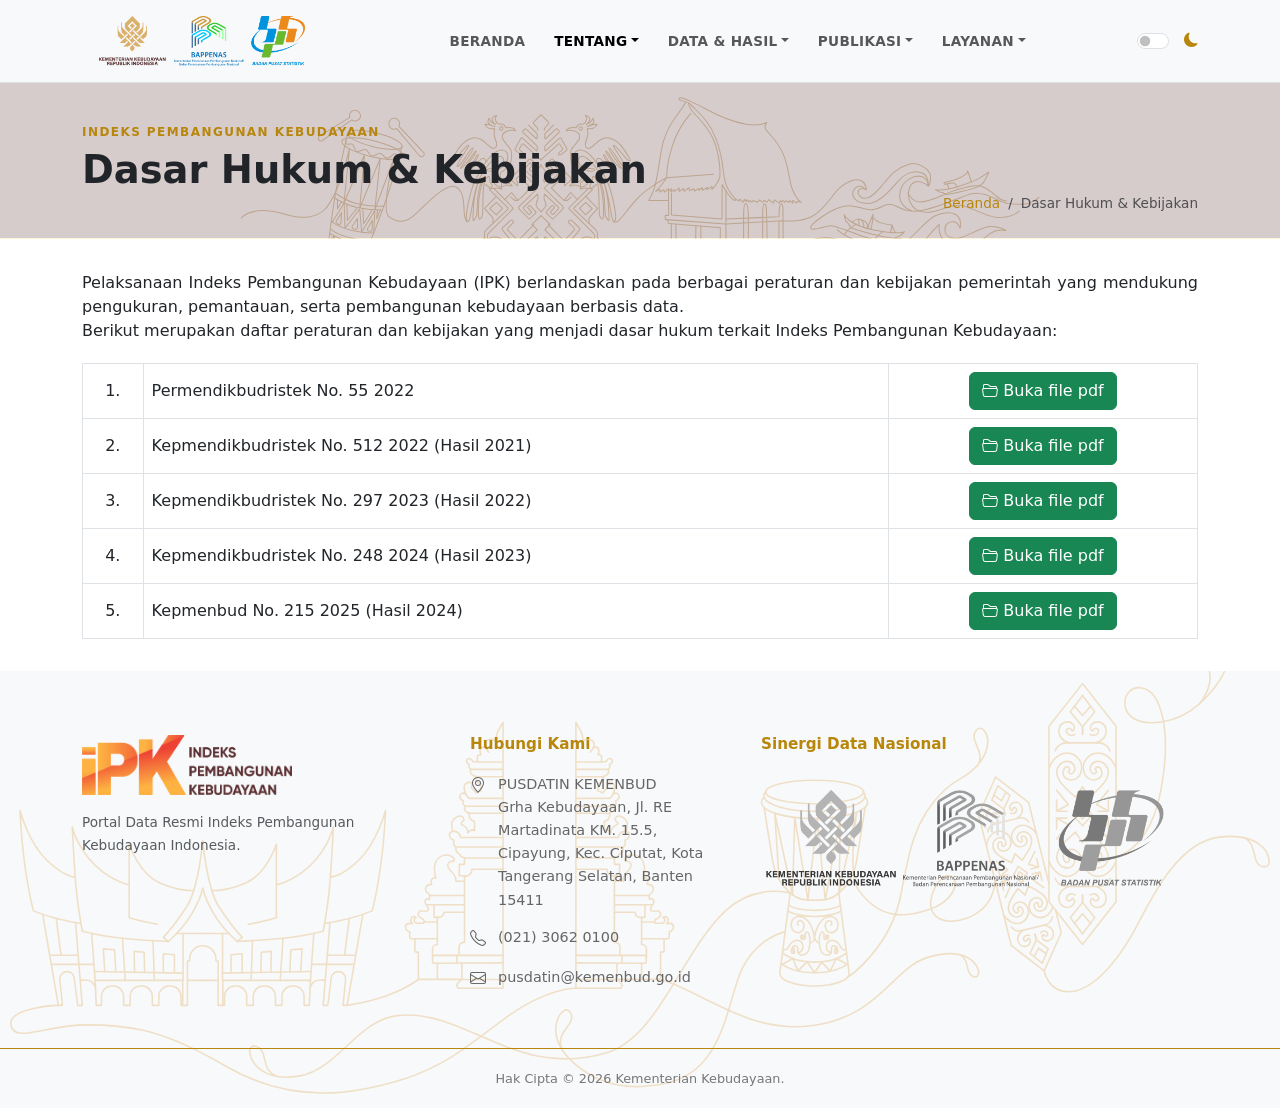
<file: dasar-hukum.html>
<!DOCTYPE html>
<html lang="id" data-bs-theme="light">
	<head>
	<meta charset="utf-8">
	<meta content="width=device-width, initial-scale=1.0" name="viewport">
	<title>Indeks Pembangunan Kebudayaan (IPK) | Kementerian Kebudayaan Republik Indonesia</title>
	<meta name="description" content="Situs resmi Indeks Pembangunan Kebudayaan (IPK) Kementerian Kebudayaan Republik Indonesia. Menyajikan data, laporan, dan analisis pembangunan kebudayaan nasional serta daerah secara transparan dan interaktif.">
	<meta name="keywords" content="Indeks Pembangunan Kebudayaan, IPK, kebudayaan Indonesia, data kebudayaan, indikator kebudayaan, pembangunan budaya, Kementerian Kebudayaan, statistik budaya, laporan IPK, pemajuan kebudayaan">

	<!-- Favicons -->
	<link href="favicon.ico" rel="icon">
	<link href="apple-touch-icon.png" rel="apple-touch-icon">

	<!-- Vendor CSS Files
	<link href="assets/vendor/bootstrap/css/bootstrap.min.css" rel="stylesheet">
	<link href="assets/vendor/bootstrap-icons/bootstrap-icons.css" rel="stylesheet"> -->
	
	<!-- CDN Vendor CSS Files -->
	<link href="https://cdn.jsdelivr.net/npm/bootstrap@5.3.0/dist/css/bootstrap.min.css" rel="stylesheet">
	<link href="https://cdn.jsdelivr.net/npm/bootstrap-icons@1.11.1/font/bootstrap-icons.css" rel="stylesheet">

	<!-- Custom CSS Files -->
	<link rel="stylesheet" href="assets/css/main.css">
	<link rel="stylesheet" href="assets/css/navbar.css">
	<link rel="stylesheet" href="assets/css/footer.css">
	<link rel="stylesheet" href="assets/css/components.css">
	<link rel="stylesheet" href="assets/css/theme.css">
	<link rel="stylesheet" href="assets/css/pages/dasar-hukum.css">

</head>


<body>

<!-- =====================================================
     NAVBAR
===================================================== -->

<nav class="navbar navbar-expand-lg bg-body-tertiary border-bottom">
    <div class="container">
        
		<!-- BRAND -->
		<a href="#" class="navbar-brand navbar-logo" aria-label="Indeks Pembangunan Kebudayaan">
		</a>

        <!-- MOBILE TOGGLE -->
        <button class="navbar-toggler" type="button" data-bs-toggle="collapse" data-bs-target="#mainNavbar" aria-controls="mainNavbar" aria-expanded="false" aria-label="Toggle navigation">
            <span class="navbar-toggler-icon"></span>
        </button>

        <!-- NAVIGATION -->
        <div class="collapse navbar-collapse" id="mainNavbar">


            <!-- =================================================
                 MENU
            ================================================= -->

            <ul class="navbar-nav mx-auto mb-2 mb-lg-0">
                
				<!-- BERANDA -->
                <li class="nav-item">
                    <a class="nav-link" href="index.html">BERANDA</a>
                </li>

                <!-- TENTANG -->
				<li class="nav-item dropdown">
					<a class="nav-link active dropdown-toggle" href="#" role="button" data-bs-toggle="dropdown" aria-expanded="false">TENTANG</a>
					<ul class="dropdown-menu">
						<li>
							<a class="dropdown-item" href="tentang-ipk.html">Tentang IPK</a>
						</li>
						<li>
							<a class="dropdown-item" href="#">Dasar Hukum &amp; Kebijakan</a>
						</li>
						<li>
							<a class="dropdown-item" href="#metodologi">Metodologi &amp; Indikator</a>
						</li>
					</ul>
				</li>

                <!-- DATA & HASIL -->
                <li class="nav-item dropdown">
                    <a class="nav-link dropdown-toggle" href="#" role="button" data-bs-toggle="dropdown" aria-expanded="false">DATA &amp; HASIL</a>
                    <ul class="dropdown-menu">
                        <li>
                            <a class="dropdown-item" href="nasional.html">Hasil Nasional</a>
                        </li>
                        <li>
                            <a class="dropdown-item" href="#">Hasil Provinsi</a>
                        </li>
                    </ul>
                </li>

                <!-- PUBLIKASI -->
                <li class="nav-item dropdown">
                    <a class="nav-link dropdown-toggle" href="#" role="button" data-bs-toggle="dropdown" aria-expanded="false">PUBLIKASI</a>
                    <ul class="dropdown-menu">
                        <li>
                            <a class="dropdown-item" href="publikasi.html">Koleksi Buku Digital</a>
                        </li>
                        <li>
                            <a class="dropdown-item disabled" href="#">Data &amp; Statistik</a>
                        </li>
						<li>
                            <a class="dropdown-item disabled" href="#">Infografis</a>
                        </li>
                        <li>
                            <a class="dropdown-item disabled" href="#">Dokumen Teknis</a>
                        </li>
                    </ul>
                </li>

                <!-- LAYANAN -->
                <li class="nav-item dropdown">
                    <a class="nav-link dropdown-toggle" href="#" role="button" data-bs-toggle="dropdown" aria-expanded="false">LAYANAN</a>
                    <ul class="dropdown-menu">
                        <li>
                            <a class="dropdown-item" href="faq.html">FAQ</a>
                        </li>
                        <li>
                            <a class="dropdown-item" href="permohonan-data.html">Permohonan Data</a>
                        </li>
                        <li>
                            <a class="dropdown-item" href="kontak.html">Kontak</a>
                        </li>
                    </ul>
                </li>
            </ul>

            <!-- =================================================
                 RIGHT SIDE
            ================================================= -->

            <div class="navbar-actions">

                <!-- THEME SWITCH -->
                <div class="theme-toggle">
                    <div class="form-check form-switch">
                        <input class="form-check-input" type="checkbox" role="switch" id="themeSwitch" aria-label="Dark mode">
                    </div>
					<i class="bi bi-sun-fill" id="themeIcon"></i>
                </div>

                <!-- LOGIN
                <a href="#" class="btn btn-primary login-btn">Login</a> -->

            </div>
        
		</div>
    
	</div>
	
</nav>


<!-- =====================================================
     PAGE HEADER
===================================================== -->

<section class="page-header">
    <div class="container">
        <div class="d-flex flex-column flex-md-row justify-content-between align-items-md-center">

            <!-- Page Title -->
            <div>
                <span class="page-eyebrow">
                    Indeks Pembangunan Kebudayaan
                </span>
                <h1 class="page-title">
                    Dasar Hukum &amp; Kebijakan
                </h1>
            </div>

        </div>

    </div>
	<div class="container">
		<!-- Breadcrumb -->
		<div>
            <nav aria-label="breadcrumb" class="mt-3 mt-md-0">
                <ol class="breadcrumb justify-content-end">
                    <li class="breadcrumb-item">
                        <a href="index.html">Beranda</a>
                    </li>
                    <li class="breadcrumb-item active" aria-current="page">
                        Dasar Hukum &amp; Kebijakan
                    </li>
                </ol>
            </nav>
		</div>
	</div>
	
</section>


<!-- =====================================================
     DASAR HUKUM CONTENT
===================================================== -->
	
	<section class="text-center section-spacing">
        <div class="container">
			<div class="content-card">
            <div class="row">
				<div class="wrapper col-md-12">
					<p class="mx-auto" align="justify">
					Pelaksanaan Indeks Pembangunan Kebudayaan (IPK) berlandaskan pada berbagai peraturan dan kebijakan pemerintah yang mendukung pengukuran, pemantauan, serta pembangunan kebudayaan berbasis data.<br>
					Berikut merupakan daftar peraturan dan kebijakan yang menjadi dasar hukum terkait Indeks Pembangunan Kebudayaan:
					</p>
					<table>
						<tbody align="center">
							<tr>
								<td>1.</td>
								<td><p>Permendikbudristek No. 55 2022</p></td>
								<td><a href="assets/docs/dasar-hukum/permendikbudristek_no_55_tahun_2022.pdf" target="_blank" class="btn btn-success"><i class="bi bi-folder2-open"></i> Buka file pdf</a></td>
							</tr>
							<tr>
								<td>2.</td>
								<td><p>Kepmendikbudristek No. 512 2022 (Hasil 2021)</p></td>
								<td><a href="assets/docs/dasar-hukum/kepmendikbudristek_no_512_m_2022_hasil_2021.pdf" target="_blank" class="btn btn-success"><i class="bi bi-folder2-open"></i> Buka file pdf</a></td>
							</tr>
							<tr>
								<td>3.</td>
								<td><p>Kepmendikbudristek No. 297 2023 (Hasil 2022)</p></td>
								<td><a href="assets/docs/dasar-hukum/kepmendikbudristek_no_297_m_2023_hasil_2022.pdf" target="_blank" class="btn btn-success"><i class="bi bi-folder2-open"></i> Buka file pdf</a></td>
							</tr>
							<tr>
								<td>4.</td>
								<td><p>Kepmendikbudristek No. 248 2024 (Hasil 2023)</p></td>
								<td><a href="assets/docs/dasar-hukum/kepmendikbudristek_no_248_m_2024_hasil_2023.pdf" target="_blank" class="btn btn-success"><i class="bi bi-folder2-open"></i> Buka file pdf</a></td>
							</tr>
							<tr>
								<td>5.</td>
								<td><p>Kepmenbud No. 215 2025 (Hasil 2024)</p></td>
								<td><a href="assets/docs/dasar-hukum/kepmen_ipk_tahun_2024_hasil_2024.pdf" target="_blank" class="btn btn-success"><i class="bi bi-folder2-open"></i> Buka file pdf</a></td>
							</tr>

						</tbody>
					</table>
				</div>
			</div>
			</div>
		</div>
	</section>
	<!-- END OF DASAR HUKUM -->


<!-- =====================================================
     FOOTER
===================================================== -->

<footer class="site-footer">

    <!-- ================= FOOTER TOP ================= -->

    <div class="footer-top">
        <div class="container">
            <div class="row g-5">

                <!-- ==============================
                     COLUMN 1
                =============================== -->

                <div class="col-lg-4 col-md-6">
    				<div class="footer-brand">
						<a href="#" class="footer-logo" aria-label="Indeks Pembangunan Kebudayaan"></a>

						<p class="footer-description">
							Portal Data Resmi Indeks Pembangunan Kebudayaan Indonesia.
						</p>
					</div>
				</div>

                <!-- ==============================
                     COLUMN 2
                =============================== -->

                <div class="col-lg-3 col-md-6">
                    <h5 class="footer-title">Hubungi Kami</h5>
                    <ul class="footer-contact">
                        <li>
                            <i class="bi bi-geo-alt"></i>
							<a href="https://maps.app.goo.gl/CW4qmuzqrsUnaacg7" class="footer-contact-link" target="_blank" rel="noopener noreferrer">
								<span>PUSDATIN KEMENBUD<br>Grha Kebudayaan, Jl. RE Martadinata KM. 15.5, Cipayung, Kec. Ciputat, Kota Tangerang Selatan, Banten 15411</span>
							</a>
                        </li>
                        <li>
                            <i class="bi bi-telephone"></i>
                            <a href="tel:+622130620100">(021) 3062 0100</a>
                        </li>
                        <li>
                            <i class="bi bi-envelope"></i>
                            <a href="mailto:pusdatin@kemenbud.go.id">pusdatin@kemenbud.go.id</a>
                        </li>
                    </ul>
                </div>

                <!-- ==============================
                     COLUMN 3
                =============================== -->

                <div class="col-lg-5 col-md-12">
                    <h5 class="footer-title">Sinergi Data Nasional</h5>
                    <div class="footer-logos">

						<a href="https://kemenbud.go.id/"
						   target="_blank"
						   rel="noopener noreferrer"
						   class="footer-logo-item footer-logo-kemenbud"
						   aria-label="Kementerian Kebudayaan">
						</a>

						<a href="https://www.bappenas.go.id/id"
						   target="_blank"
						   rel="noopener noreferrer"
						   class="footer-logo-item footer-logo-bappenas"
						   aria-label="Bappenas">
						</a>

						<a href="https://www.bps.go.id/id"
						   target="_blank"
						   rel="noopener noreferrer"
						   class="footer-logo-item footer-logo-bps"
						   aria-label="Badan Pusat Statistik">
						</a>
					</div>
				</div>
			</div>
		</div>
	</div>

    <!-- ================= FOOTER BOTTOM ================= -->

    <div class="footer-bottom">
        <div class="container">
            <p class="copyright">Hak Cipta © 2026 Kementerian Kebudayaan.</p>
        </div>
    </div>

</footer>
	
<!-- ==================================================
     Back to Top Button
================================================== -->
	
<button type="button" id="backToTop" class="back-to-top" aria-label="Kembali ke atas">
    <i class="bi bi-arrow-up-short"></i>
</button>

	
<!-- ==================================================
     JS
================================================== -->

<!-- Bootstrap JS
<script src="assets/vendor/bootstrap/js/bootstrap.bundle.min.js"></script> -->
	
<!-- CDN Bootstrap JS -->
<script src="https://cdn.jsdelivr.net/npm/bootstrap@5.3.3/dist/js/bootstrap.bundle.min.js"></script>

<!-- Main JS File -->
<script src="assets/js/main.js"></script>
<script src="assets/js/navbar.js"></script>

</body>

</html>
</file>
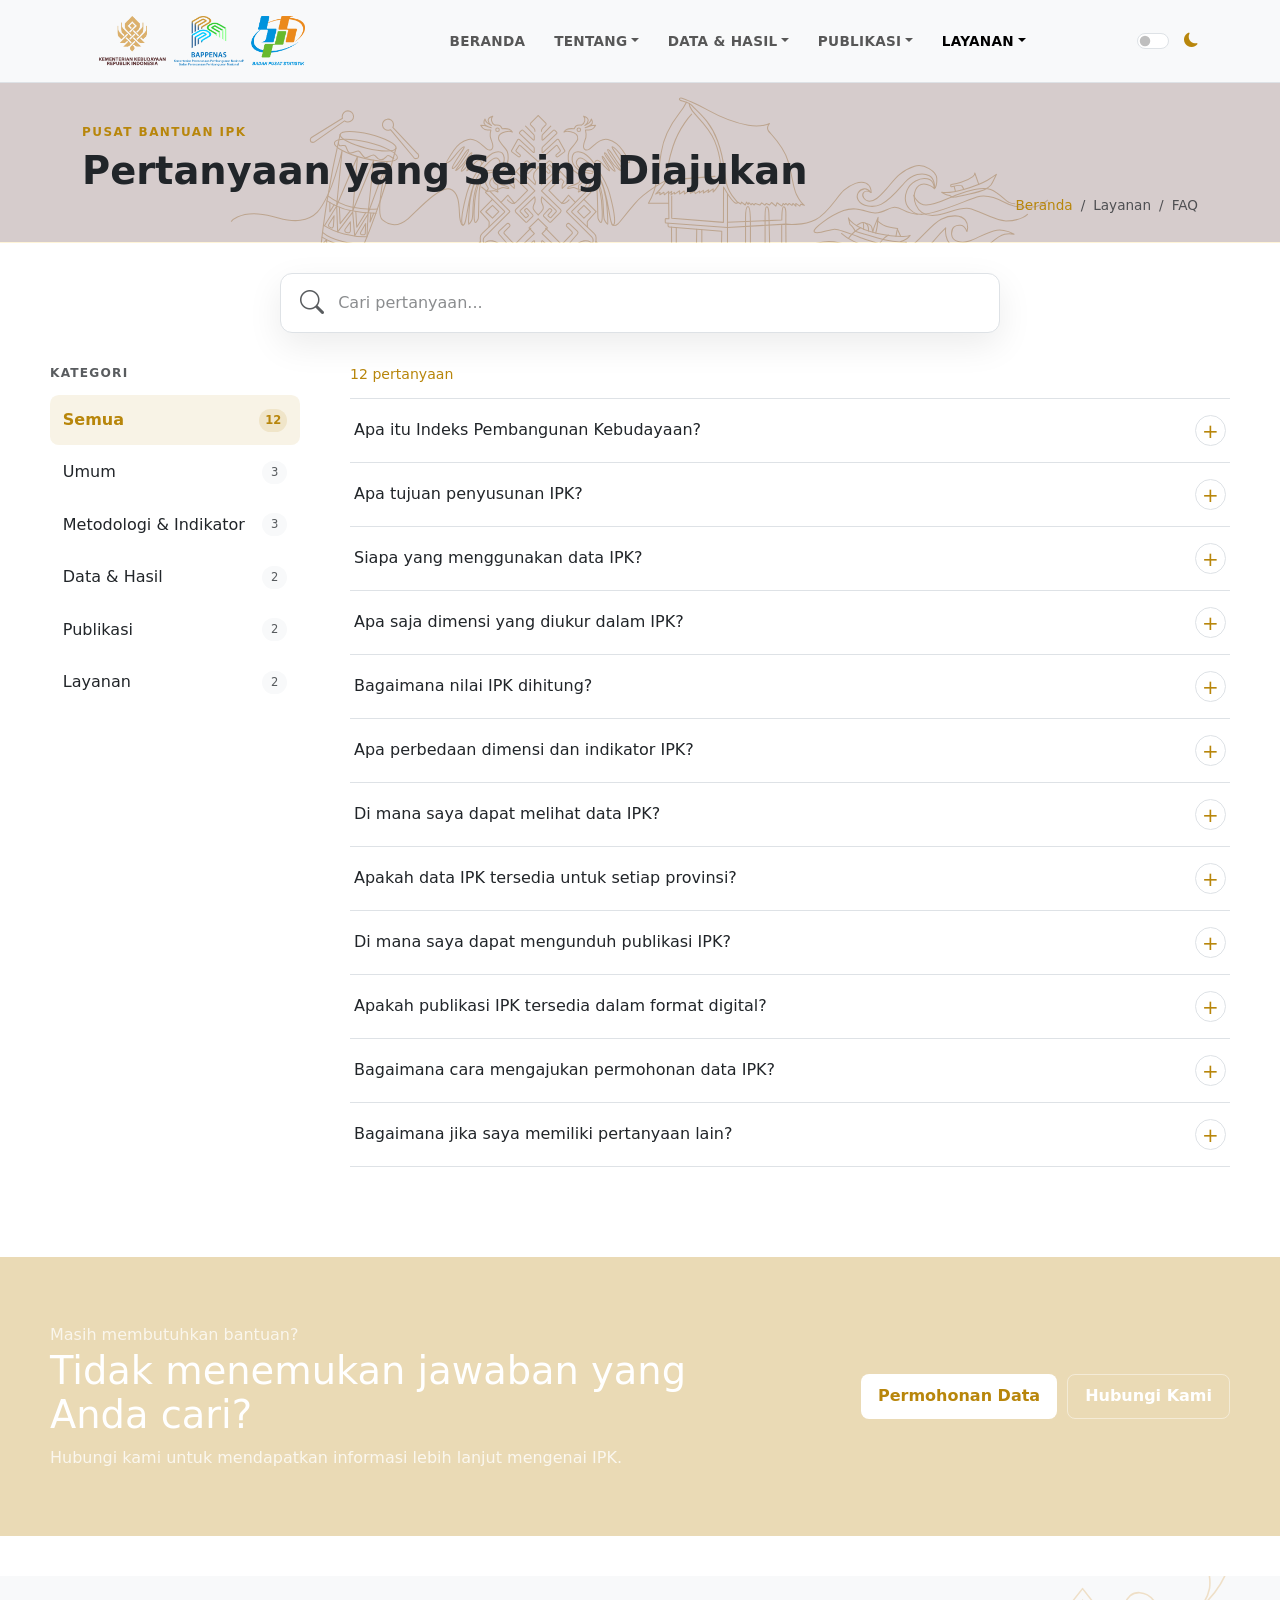
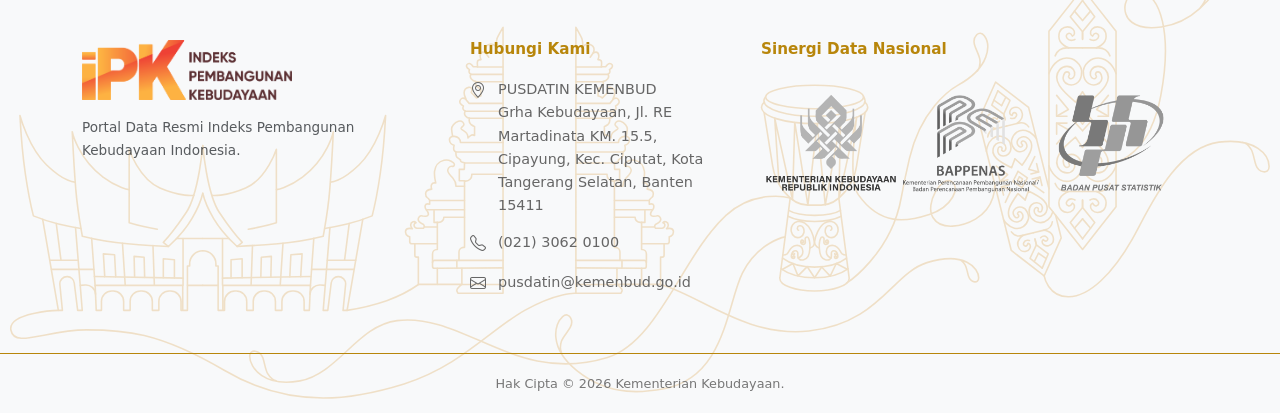
<file: faq.html>
<!DOCTYPE html>
<html lang="id" data-bs-theme="light"><head>
	<meta charset="utf-8">
	<meta content="width=device-width, initial-scale=1.0" name="viewport">
	<title>Indeks Pembangunan Kebudayaan (IPK) | Kementerian Kebudayaan Republik Indonesia</title>
	<meta name="description" content="Situs resmi Indeks Pembangunan Kebudayaan (IPK) Kementerian Kebudayaan Republik Indonesia. Menyajikan data, laporan, dan analisis pembangunan kebudayaan nasional serta daerah secara transparan dan interaktif.">
	<meta name="keywords" content="Indeks Pembangunan Kebudayaan, IPK, kebudayaan Indonesia, data kebudayaan, indikator kebudayaan, pembangunan budaya, Kementerian Kebudayaan, statistik budaya, laporan IPK, pemajuan kebudayaan">

	<!-- Favicons -->
	<link href="favicon.ico" rel="icon">
	<link href="apple-touch-icon.png" rel="apple-touch-icon">

	<!-- Vendor CSS Files
	<link href="assets/vendor/bootstrap/css/bootstrap.min.css" rel="stylesheet">
	<link href="assets/vendor/bootstrap-icons/bootstrap-icons.css" rel="stylesheet"> -->
	
	<!-- CDN Vendor CSS Files -->
	<link href="https://cdn.jsdelivr.net/npm/bootstrap@5.3.0/dist/css/bootstrap.min.css" rel="stylesheet">
	<link href="https://cdn.jsdelivr.net/npm/bootstrap-icons@1.11.1/font/bootstrap-icons.css" rel="stylesheet">

	<!-- Custom CSS Files -->	
	<link rel="stylesheet" href="assets/css/main.css">
	<link rel="stylesheet" href="assets/css/navbar.css">
	<link rel="stylesheet" href="assets/css/footer.css">
	<link rel="stylesheet" href="assets/css/components.css">
	<link rel="stylesheet" href="assets/css/theme.css">
	<link rel="stylesheet" href="assets/css/pages/faq.css">
	

</head>


<body>

<!-- =====================================================
     NAVBAR
===================================================== -->

<nav class="navbar navbar-expand-lg bg-body-tertiary border-bottom">
    <div class="container">
        
		<!-- BRAND -->
		<a href="#" class="navbar-brand navbar-logo" aria-label="Indeks Pembangunan Kebudayaan">
		</a>

        <!-- MOBILE TOGGLE -->
        <button class="navbar-toggler" type="button" data-bs-toggle="collapse" data-bs-target="#mainNavbar" aria-controls="mainNavbar" aria-expanded="false" aria-label="Toggle navigation">
            <span class="navbar-toggler-icon"></span>
        </button>

        <!-- NAVIGATION -->
        <div class="collapse navbar-collapse" id="mainNavbar">


            <!-- =================================================
                 MENU
            ================================================= -->

            <ul class="navbar-nav mx-auto mb-2 mb-lg-0">
                
				<!-- BERANDA -->
                <li class="nav-item">
                    <a class="nav-link" href="index.html">BERANDA</a>
                </li>

                <!-- TENTANG -->
				<li class="nav-item dropdown">
					<a class="nav-link dropdown-toggle" href="#" role="button" data-bs-toggle="dropdown" aria-expanded="false">TENTANG</a>
					<ul class="dropdown-menu">
						<li>
							<a class="dropdown-item" href="tentang-ipk.html">Tentang IPK</a>
						</li>
						<li>
							<a class="dropdown-item" href="dasar-hukum.html">Dasar Hukum &amp; Kebijakan</a>
						</li>
						<li>
							<a class="dropdown-item" href="#metodologi">Metodologi &amp; Indikator</a>
						</li>
					</ul>
				</li>

                <!-- DATA & HASIL -->
                <li class="nav-item dropdown">
                    <a class="nav-link dropdown-toggle" href="#" role="button" data-bs-toggle="dropdown" aria-expanded="false">DATA &amp; HASIL</a>
                    <ul class="dropdown-menu">
                        <li>
                            <a class="dropdown-item" href="nasional.html">Hasil Nasional</a>
                        </li>
                        <li>
                            <a class="dropdown-item" href="#">Hasil Provinsi</a>
                        </li>
                    </ul>
                </li>

                <!-- PUBLIKASI -->
                <li class="nav-item dropdown">
                    <a class="nav-link dropdown-toggle" href="#" role="button" data-bs-toggle="dropdown" aria-expanded="false">PUBLIKASI</a>
                    <ul class="dropdown-menu">
                        <li>
                            <a class="dropdown-item" href="publikasi.html">Koleksi Buku Digital</a>
                        </li>
                        <li>
                            <a class="dropdown-item disabled" href="#">Data &amp; Statistik</a>
                        </li>
						<li>
                            <a class="dropdown-item disabled" href="#">Infografis</a>
                        </li>
                        <li>
                            <a class="dropdown-item disabled" href="#">Dokumen Teknis</a>
                        </li>
                    </ul>
                </li>

                <!-- LAYANAN -->
                <li class="nav-item dropdown">
                    <a class="nav-link active dropdown-toggle" href="#" role="button" data-bs-toggle="dropdown" aria-expanded="false">LAYANAN</a>
                    <ul class="dropdown-menu">
                        <li>
                            <a class="dropdown-item" href="#">FAQ</a>
                        </li>
                        <li>
                            <a class="dropdown-item" href="permohonan-data.html">Permohonan Data</a>
                        </li>
                        <li>
                            <a class="dropdown-item" href="kontak.html">Kontak</a>
                        </li>
                    </ul>
                </li>
            </ul>

            <!-- =================================================
                 RIGHT SIDE
            ================================================= -->

            <div class="navbar-actions">

                <!-- THEME SWITCH -->
                <div class="theme-toggle">
                    <div class="form-check form-switch">
                        <input class="form-check-input" type="checkbox" role="switch" id="themeSwitch" aria-label="Dark mode">
                    </div>
					<i class="bi bi-sun-fill" id="themeIcon"></i>
                </div>

                <!-- LOGIN
                <a href="#" class="btn btn-primary login-btn">Login</a> -->

            </div>
        
		</div>
    
	</div>
	
</nav>

 <!-- =========================================================
     MAIN
========================================================= -->

<!-- =====================================================
     PAGE HEADER
===================================================== -->

<section class="page-header">
    <div class="container">
        <div class="d-flex flex-column flex-md-row justify-content-between align-items-md-center">

            <!-- Page Title -->
            <div>
                <span class="page-eyebrow">
                    Pusat Bantuan IPK
                </span>
                <h1 class="page-title">
                    Pertanyaan yang Sering Diajukan
                </h1>
            </div>
        </div>
    </div>
	
	<div class="container">
		<!-- Breadcrumb -->
		<div>
            <nav aria-label="breadcrumb" class="mt-3 mt-md-0">
                <ol class="breadcrumb justify-content-end">
                    <li class="breadcrumb-item">
                        <a href="index.html">Beranda</a>
                    </li>
                    <li class="breadcrumb-item active" aria-current="page">
                        Layanan
                    </li>
					<li class="breadcrumb-item active" aria-current="page">
                        FAQ
                    </li>
                </ol>
            </nav>
		</div>
	</div>
	
</section>	

<main>


    <!-- =====================================================
         HERO
    ====================================================== -->


        <div class="faq-container">
            
            <!-- SEARCH -->

            <div class="faq-search">
                <span class="faq-search__icon bi bi-search" aria-hidden="true"></span>
                <input
                    type="search"
                    id="faqSearch"
                    placeholder="Cari pertanyaan..."
                    autocomplete="off"
                    aria-label="Cari pertanyaan FAQ"
                >
                <button
                    type="button"
                    id="faqSearchClear"
                    class="faq-search__clear"
                    aria-label="Hapus pencarian"
                    title="Hapus pencarian"
                >
					×
				</button>
            </div>
        </div>



    <!-- =====================================================
         FAQ SECTION
    ====================================================== -->

    <section class="faq-section">
        <div class="faq-container">
            <div class="faq-layout">

                <!-- =================================================
                     CATEGORY SIDEBAR
                ================================================== -->

                <aside class="faq-categories">

                    <!-- DESKTOP CATEGORY -->

                    <div class="faq-desktop-categories">
                        <div class="faq-categories__title">
                            Kategori
                        </div>

                        <button
                            type="button"
                            class="faq-category is-active"
                            data-category="all"
                        >
                            <span>Semua</span>
                            <small>12</small>
                        </button>

                        <button
                            type="button"
                            class="faq-category"
                            data-category="umum"
                        >

                            <span>Umum</span>
                            <small>3</small>
                        </button>

                        <button
                            type="button"
                            class="faq-category"
                            data-category="metodologi"
                        >
                            <span>Metodologi &amp; Indikator</span>
                            <small>3</small>

                        </button>


                        <button
                            type="button"
                            class="faq-category"
                            data-category="data"
                        >
                            <span>Data &amp; Hasil</span>
                            <small>2</small>

                        </button>

                        <button
                            type="button"
                            class="faq-category"
                            data-category="publikasi"
                        >
                            <span>Publikasi</span>
                            <small>2</small>
                        </button>


                        <button
                            type="button"
                            class="faq-category"
                            data-category="layanan"
                        >
                            <span>Layanan</span>
                            <small>2</small>
                        </button>

                    </div>


                    <!-- =================================================
                         MOBILE CATEGORY DROPDOWN
                    ================================================== -->

                    <div class="faq-mobile-select">

                        <label for="faqCategory">Kategori FAQ</label>
                        <select id="faqCategory">
                            <option value="all">Semua Kategori</option>
                            <option value="umum">Umum</option>
                            <option value="metodologi">Metodologi &amp; Indikator</option>
                            <option value="data">Data &amp; Hasil</option>
                            <option value="publikasi">Publikasi</option>
                            <option value="layanan">Layanan</option>
                        </select>

                    </div>

                </aside>


                <!-- =================================================
                     FAQ CONTENT
                ================================================== -->

                <div class="faq-content">


                    <!-- RESULT INFO -->

                    <div
                        class="faq-result-info"
                        id="faqResultInfo"
                        aria-live="polite"
                    >
                        12 pertanyaan
                    </div>



                    <!-- =================================================
                         FAQ LIST
                    ================================================== -->

                    <div class="faq-list" id="faqList">



                        <!-- =================================================
                             01
                        ================================================== -->

                        <div class="faq-item" data-category="umum">
                            <button
                                type="button"
                                class="faq-question"
                                aria-expanded="false"
                            >

                                <span>Apa itu Indeks Pembangunan Kebudayaan?</span>
                                <span
                                    class="faq-question__icon"
                                    aria-hidden="true"
                                >
                                    +
                                </span>

                            </button>

                            <div class="faq-answer">
                                <div class="faq-answer__inner">
                                    Indeks Pembangunan Kebudayaan (IPK)
                                    merupakan instrumen yang digunakan
                                    untuk mengukur capaian pembangunan
                                    kebudayaan di Indonesia secara
                                    komprehensif melalui sejumlah dimensi
                                    dan indikator kebudayaan.
                                </div>

                            </div>

                        </div>


                        <!-- =================================================
                             02
                        ================================================== -->

                        <div
                            class="faq-item"
                            data-category="umum"
                        >

                            <button
                                type="button"
                                class="faq-question"
                                aria-expanded="false"
                            >

                                <span>Apa tujuan penyusunan IPK?</span>

                                <span
                                    class="faq-question__icon"
                                    aria-hidden="true"
                                >
                                    +
                                </span>

                            </button>


                            <div class="faq-answer">

                                <div class="faq-answer__inner">

                                    IPK disusun untuk memberikan gambaran
                                    mengenai kondisi pembangunan kebudayaan,
                                    menjadi dasar pemantauan capaian
                                    pembangunan kebudayaan, serta mendukung
                                    perencanaan kebijakan berbasis data.

                                </div>

                            </div>

                        </div>



                        <!-- =================================================
                             03
                        ================================================== -->

                        <div
                            class="faq-item"
                            data-category="umum"
                        >

                            <button
                                type="button"
                                class="faq-question"
                                aria-expanded="false"
                            >

                                <span>Siapa yang menggunakan data IPK?</span>

                                <span
                                    class="faq-question__icon"
                                    aria-hidden="true"
                                >
                                    +
                                </span>

                            </button>


                            <div class="faq-answer">

                                <div class="faq-answer__inner">

                                    Data IPK dapat digunakan oleh pemerintah
                                    pusat dan daerah, perencana pembangunan,
                                    akademisi, peneliti, pelaku kebudayaan,
                                    serta masyarakat untuk memahami kondisi
                                    pembangunan kebudayaan.

                                </div>

                            </div>

                        </div>


                        <!-- =================================================
                             04
                        ================================================== -->

                        <div
                            class="faq-item"
                            data-category="metodologi"
                        >

                            <button
                                type="button"
                                class="faq-question"
                                aria-expanded="false"
                            >

                                <span>Apa saja dimensi yang diukur dalam IPK?</span>

                                <span
                                    class="faq-question__icon"
                                    aria-hidden="true"
                                >
                                    +
                                </span>

                            </button>


                            <div class="faq-answer">

                                <div class="faq-answer__inner">

                                    IPK mengukur pembangunan kebudayaan
                                    melalui tujuh dimensi, yaitu Ekonomi
                                    Budaya, Pendidikan, Ketahanan Sosial
                                    Budaya, Warisan Budaya, Ekspresi Budaya,
                                    Budaya Literasi, dan Gender.

                                </div>

                            </div>

                        </div>



                        <!-- =================================================
                             05
                        ================================================== -->

                        <div
                            class="faq-item"
                            data-category="metodologi"
                        >

                            <button
                                type="button"
                                class="faq-question"
                                aria-expanded="false"
                            >

                                <span>Bagaimana nilai IPK dihitung?</span>

                                <span
                                    class="faq-question__icon"
                                    aria-hidden="true"
                                >
                                    +
                                </span>

                            </button>


                            <div class="faq-answer">

                                <div class="faq-answer__inner">

                                    Nilai IPK dihitung berdasarkan indikator
                                    yang membentuk masing-masing dimensi.
                                    Setiap indikator diolah dan diagregasikan
                                    sesuai metodologi yang telah ditetapkan
                                    untuk menghasilkan nilai indeks.

                                </div>

                            </div>

                        </div>


                        <!-- =================================================
                             06
                        ================================================== -->

                        <div class="faq-item" data-category="metodologi">

                            <button
                                type="button"
                                class="faq-question"
                                aria-expanded="false"
                            >

                                <span>Apa perbedaan dimensi dan indikator IPK?</span>

                                <span
                                    class="faq-question__icon"
                                    aria-hidden="true"
                                >
                                    +
                                </span>

                            </button>


                            <div class="faq-answer">

                                <div class="faq-answer__inner">

                                    Dimensi merupakan kelompok besar aspek
                                    pembangunan kebudayaan yang diukur,
                                    sedangkan indikator merupakan variabel
                                    yang digunakan untuk menggambarkan dan
                                    mengukur setiap dimensi tersebut.

                                </div>

                            </div>

                        </div>


                        <!-- =================================================
                             07
                        ================================================== -->

                        <div class="faq-item" data-category="data">

                            <button
                                type="button"
                                class="faq-question"
                                aria-expanded="false"
                            >

                                <span>Di mana saya dapat melihat data IPK?</span>

                                <span
                                    class="faq-question__icon"
                                    aria-hidden="true"
                                >
                                    +
                                </span>

                            </button>


                            <div class="faq-answer">

                                <div class="faq-answer__inner">

                                    Data IPK dapat dilihat melalui portal
                                    IPK pada bagian Data & Hasil. Pengguna
                                    dapat melihat profil IPK nasional,
                                    provinsi, serta berbagai visualisasi
                                    dan analisis yang tersedia.

                                </div>

                            </div>

                        </div>


                        <!-- =================================================
                             08
                        ================================================== -->

                        <div class="faq-item" data-category="data">

                            <button
                                type="button"
                                class="faq-question"
                                aria-expanded="false"
                            >

                                <span>Apakah data IPK tersedia untuk setiap provinsi?</span>

                                <span
                                    class="faq-question__icon"
                                    aria-hidden="true"
                                >
                                    +
                                </span>

                            </button>


                            <div class="faq-answer">

                                <div class="faq-answer__inner">

                                    Data IPK tersedia untuk tingkat nasional
                                    dan provinsi sesuai periode data yang
                                    telah dipublikasikan. Ketersediaan data
                                    dapat berbeda berdasarkan tahun dan
                                    tingkat wilayah.

                                </div>

                            </div>

                        </div>


                        <!-- =================================================
                             09
                        ================================================== -->

                        <div
                            class="faq-item"
                            data-category="publikasi"
                        >

                            <button
                                type="button"
                                class="faq-question"
                                aria-expanded="false"
                            >

                                <span>
                                    Di mana saya dapat mengunduh publikasi IPK?
                                </span>

                                <span
                                    class="faq-question__icon"
                                    aria-hidden="true"
                                >
                                    +
                                </span>

                            </button>


                            <div class="faq-answer">

                                <div class="faq-answer__inner">

                                    Publikasi IPK dapat diakses melalui menu
                                    Publikasi. Pada halaman tersebut tersedia
                                    laporan, infografis, dan materi publikasi
                                    lain yang berkaitan dengan pembangunan
                                    kebudayaan.

                                </div>

                            </div>

                        </div>



                        <!-- =================================================
                             10
                        ================================================== -->

                        <div
                            class="faq-item"
                            data-category="publikasi"
                        >

                            <button
                                type="button"
                                class="faq-question"
                                aria-expanded="false"
                            >

                                <span>
                                    Apakah publikasi IPK tersedia dalam format digital?
                                </span>

                                <span
                                    class="faq-question__icon"
                                    aria-hidden="true"
                                >
                                    +
                                </span>

                            </button>


                            <div class="faq-answer">

                                <div class="faq-answer__inner">

                                    Ya. Publikasi yang tersedia pada portal
                                    dapat disediakan dalam format digital
                                    seperti PDF, infografis, maupun format
                                    data lainnya sesuai jenis publikasinya.

                                </div>

                            </div>

                        </div>



                        <!-- =================================================
                             11
                        ================================================== -->

                        <div
                            class="faq-item"
                            data-category="layanan"
                        >

                            <button
                                type="button"
                                class="faq-question"
                                aria-expanded="false"
                            >

                                <span>
                                    Bagaimana cara mengajukan permohonan data IPK?
                                </span>

                                <span
                                    class="faq-question__icon"
                                    aria-hidden="true"
                                >
                                    +
                                </span>

                            </button>


                            <div class="faq-answer">

                                <div class="faq-answer__inner">

                                    Permohonan data dapat dilakukan melalui
                                    layanan Permohonan Data yang tersedia
                                    pada portal IPK. Pengguna dapat mengikuti
                                    prosedur dan melengkapi informasi yang
                                    diperlukan pada formulir permohonan.

                                </div>

                            </div>

                        </div>


                        <!-- =================================================
                             12
                        ================================================== -->

                        <div class="faq-item" data-category="layanan">

                            <button type="button" class="faq-question" aria-expanded="false">
                                <span>Bagaimana jika saya memiliki pertanyaan lain?</span>
                                <span class="faq-question__icon" aria-hidden="true">
                                    +
                                </span>
                            </button>

                            <div class="faq-answer">

                                <div class="faq-answer__inner">

                                    Jika informasi yang dicari belum tersedia
                                    dalam FAQ, pengguna dapat menghubungi
                                    layanan kontak IPK untuk mendapatkan
                                    informasi lebih lanjut.

                                </div>

                            </div>

                        </div>

                    </div>

                    <!-- =================================================
                         EMPTY STATE
                    ================================================== -->

                    <div class="faq-empty" id="faqEmpty" hidden>
                        <div class="faq-empty__icon" aria-hidden="true">
                            ?
                        </div>
                        <h3>Pertanyaan tidak ditemukan</h3>
                        <p>
                            Coba gunakan kata kunci lain atau
                            pilih kategori yang berbeda.
                        </p>
                        <button type="button" id="faqReset">
                            Reset Pencarian
                        </button>
                    </div>
                </div>
            </div>
        </div>
		
    </section>


    <!-- =====================================================
         CTA
    ====================================================== -->

    <section class="faq-cta">

        <div class="faq-container">

            <div>
                <div class="faq-eyebrow">
                    Masih membutuhkan bantuan?
                </div>
                <h2> Tidak menemukan jawaban yang Anda cari?</h2>
                <p>
                    Hubungi kami untuk mendapatkan informasi
                    lebih lanjut mengenai IPK.
                </p>

            </div>

            <div class="faq-cta__actions">

                <a href="permohonan-data.html" class="faq-button faq-button--primary">
                    Permohonan Data
                </a>

                <a href="kontak.html" class="faq-button faq-button--secondary">
                    Hubungi Kami
                </a>

            </div>

        </div>

    </section>

</main>
	

<!-- =====================================================
     FOOTER
===================================================== -->

<footer class="site-footer">

    <!-- ================= FOOTER TOP ================= -->

    <div class="footer-top">
        <div class="container">
            <div class="row g-5">

                <!-- ==============================
                     COLUMN 1
                =============================== -->

                <div class="col-lg-4 col-md-6">
    				<div class="footer-brand">
						<a href="#" class="footer-logo" aria-label="Indeks Pembangunan Kebudayaan"></a>

						<p class="footer-description">
							Portal Data Resmi Indeks Pembangunan Kebudayaan Indonesia.
						</p>
					</div>
				</div>

                <!-- ==============================
                     COLUMN 2
                =============================== -->

                <div class="col-lg-3 col-md-6">
                    <h5 class="footer-title">Hubungi Kami</h5>
                    <ul class="footer-contact">
                        <li>
                            <i class="bi bi-geo-alt"></i>
							<a href="https://maps.app.goo.gl/CW4qmuzqrsUnaacg7" class="footer-contact-link" target="_blank" rel="noopener noreferrer">
								<span>PUSDATIN KEMENBUD<br>Grha Kebudayaan, Jl. RE Martadinata KM. 15.5, Cipayung, Kec. Ciputat, Kota Tangerang Selatan, Banten 15411</span>
							</a>
                        </li>
                        <li>
                            <i class="bi bi-telephone"></i>
                            <a href="tel:+622130620100">(021) 3062 0100</a>
                        </li>
                        <li>
                            <i class="bi bi-envelope"></i>
                            <a href="mailto:pusdatin@kemenbud.go.id">pusdatin@kemenbud.go.id</a>
                        </li>
                    </ul>
                </div>

                <!-- ==============================
                     COLUMN 3
                =============================== -->

                <div class="col-lg-5 col-md-12">
                    <h5 class="footer-title">Sinergi Data Nasional</h5>
                    <div class="footer-logos">

						<a href="https://kemenbud.go.id/"
						   target="_blank"
						   rel="noopener noreferrer"
						   class="footer-logo-item footer-logo-kemenbud"
						   aria-label="Kementerian Kebudayaan">
						</a>

						<a href="https://www.bappenas.go.id/id"
						   target="_blank"
						   rel="noopener noreferrer"
						   class="footer-logo-item footer-logo-bappenas"
						   aria-label="Bappenas">
						</a>

						<a href="https://www.bps.go.id/id"
						   target="_blank"
						   rel="noopener noreferrer"
						   class="footer-logo-item footer-logo-bps"
						   aria-label="Badan Pusat Statistik">
						</a>
					</div>
				</div>
			</div>
		</div>
	</div>

    <!-- ================= FOOTER BOTTOM ================= -->

    <div class="footer-bottom">
        <div class="container">
            <p class="copyright">Hak Cipta © 2026 Kementerian Kebudayaan.</p>
        </div>
    </div>

</footer>
	
<!-- ==================================================
     Back to Top Button
================================================== -->
	
<button type="button" id="backToTop" class="back-to-top" aria-label="Kembali ke atas">
    <i class="bi bi-arrow-up-short"></i>
</button>


<!-- ==================================================
     JS
================================================== -->
	
<!-- Bootstrap JS
<script src="assets/vendor/bootstrap/js/bootstrap.bundle.min.js"></script> -->
	
<!-- CDN Bootstrap JS -->
<script src="https://cdn.jsdelivr.net/npm/bootstrap@5.3.3/dist/js/bootstrap.bundle.min.js"></script>

<!-- Main JS File -->
<script src="assets/js/main.js"></script>
<script src="assets/js/navbar.js"></script>
<script src="assets/js/pages/faq.js"></script>

</body>

</html>
</file>
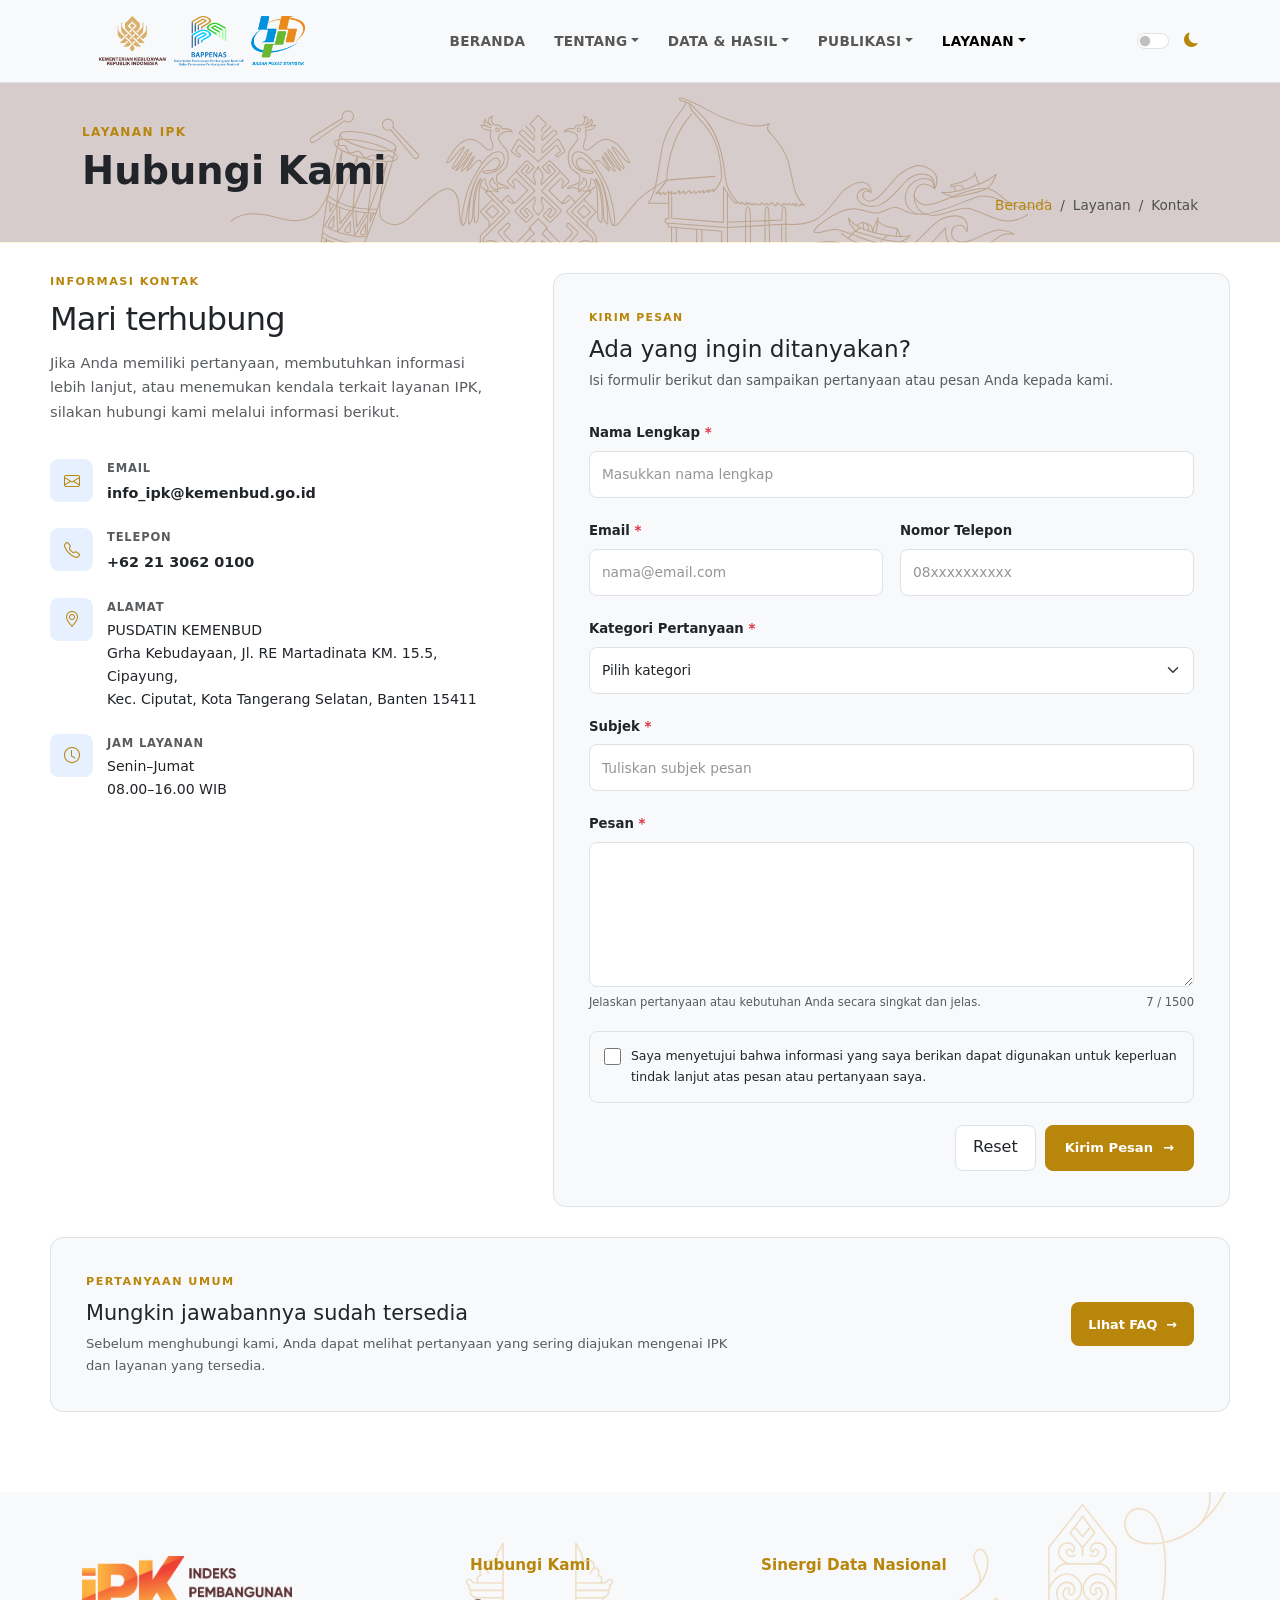
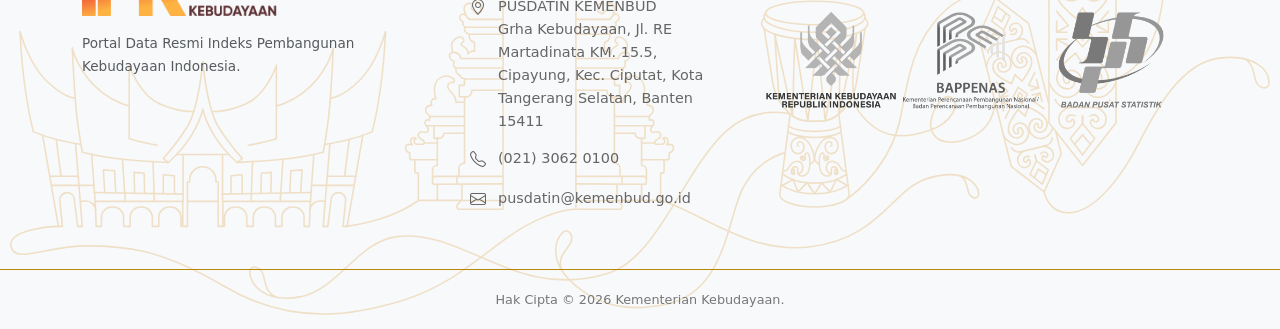
<file: kontak.html>
<!DOCTYPE html>
<html lang="id" data-bs-theme="light">
	<head>
	<meta charset="utf-8">
	<meta content="width=device-width, initial-scale=1.0" name="viewport">
	<title>Indeks Pembangunan Kebudayaan (IPK) | Kementerian Kebudayaan Republik Indonesia</title>
	<meta name="description" content="Situs resmi Indeks Pembangunan Kebudayaan (IPK) Kementerian Kebudayaan Republik Indonesia. Menyajikan data, laporan, dan analisis pembangunan kebudayaan nasional serta daerah secara transparan dan interaktif.">
	<meta name="keywords" content="Indeks Pembangunan Kebudayaan, IPK, kebudayaan Indonesia, data kebudayaan, indikator kebudayaan, pembangunan budaya, Kementerian Kebudayaan, statistik budaya, laporan IPK, pemajuan kebudayaan">

	<!-- Favicons -->
	<link href="favicon.ico" rel="icon">
	<link href="apple-touch-icon.png" rel="apple-touch-icon">

	<!-- Vendor CSS Files
	<link href="assets/vendor/bootstrap/css/bootstrap.min.css" rel="stylesheet">
	<link href="assets/vendor/bootstrap-icons/bootstrap-icons.css" rel="stylesheet"> -->
	
	<!-- CDN Vendor CSS Files -->
	<link href="https://cdn.jsdelivr.net/npm/bootstrap@5.3.0/dist/css/bootstrap.min.css" rel="stylesheet">
	<link href="https://cdn.jsdelivr.net/npm/bootstrap-icons@1.11.1/font/bootstrap-icons.css" rel="stylesheet">

	<!-- Custom CSS Files -->
	<link rel="stylesheet" href="assets/css/main.css">
	<link rel="stylesheet" href="assets/css/navbar.css">
	<link rel="stylesheet" href="assets/css/footer.css">
	<link rel="stylesheet" href="assets/css/components.css">
	<link rel="stylesheet" href="assets/css/theme.css">
	<link rel="stylesheet" href="assets/css/pages/kontak.css">

</head>

<body>

<!-- =====================================================
     NAVBAR
===================================================== -->

<nav class="navbar navbar-expand-lg bg-body-tertiary border-bottom">
    <div class="container">
        
		<!-- BRAND -->
		<a href="#" class="navbar-brand navbar-logo" aria-label="Indeks Pembangunan Kebudayaan">
		</a>

        <!-- MOBILE TOGGLE -->
        <button class="navbar-toggler" type="button" data-bs-toggle="collapse" data-bs-target="#mainNavbar" aria-controls="mainNavbar" aria-expanded="false" aria-label="Toggle navigation">
            <span class="navbar-toggler-icon"></span>
        </button>

        <!-- NAVIGATION -->
        <div class="collapse navbar-collapse" id="mainNavbar">


            <!-- =================================================
                 MENU
            ================================================= -->

            <ul class="navbar-nav mx-auto mb-2 mb-lg-0">
                
				<!-- BERANDA -->
                <li class="nav-item">
                    <a class="nav-link" href="index.html">BERANDA</a>
                </li>

                <!-- TENTANG -->
				<li class="nav-item dropdown">
					<a class="nav-link dropdown-toggle" href="#" role="button" data-bs-toggle="dropdown" aria-expanded="false">TENTANG</a>
					<ul class="dropdown-menu">
						<li>
							<a class="dropdown-item" href="tentang-ipk.html">Tentang IPK</a>
						</li>
						<li>
							<a class="dropdown-item" href="dasar-hukum.html">Dasar Hukum &amp; Kebijakan</a>
						</li>
						<li>
							<a class="dropdown-item" href="#">Metodologi &amp; Indikator</a>
						</li>
					</ul>
				</li>

                <!-- DATA & HASIL -->
                <li class="nav-item dropdown">
                    <a class="nav-link dropdown-toggle" href="#" role="button" data-bs-toggle="dropdown" aria-expanded="false">DATA &amp; HASIL</a>
                    <ul class="dropdown-menu">
                        <li>
                            <a class="dropdown-item" href="nasional.html">Hasil Nasional</a>
                        </li>
                        <li>
                            <a class="dropdown-item" href="#">Hasil Provinsi</a>
                        </li>
                    </ul>
                </li>

                <!-- PUBLIKASI -->
                <li class="nav-item dropdown">
                    <a class="nav-link dropdown-toggle" href="#" role="button" data-bs-toggle="dropdown" aria-expanded="false">PUBLIKASI</a>
                    <ul class="dropdown-menu">
                        <li>
                            <a class="dropdown-item" href="publikasi.html">Koleksi Buku Digital</a>
                        </li>
                        <li>
                            <a class="dropdown-item disabled" href="#">Data &amp; Statistik</a>
                        </li>
						<li>
                            <a class="dropdown-item disabled" href="#">Infografis</a>
                        </li>
                        <li>
                            <a class="dropdown-item disabled" href="#">Dokumen Teknis</a>
                        </li>
                    </ul>
                </li>

                <!-- LAYANAN -->
                <li class="nav-item dropdown">
                    <a class="nav-link active dropdown-toggle" href="#" role="button" data-bs-toggle="dropdown" aria-expanded="false">LAYANAN</a>
                    <ul class="dropdown-menu">
                        <li>
                            <a class="dropdown-item" href="faq.html">FAQ</a>
                        </li>
                        <li>
                            <a class="dropdown-item" href="permohonan-data.html">Permohonan Data</a>
                        </li>
                        <li>
                            <a class="dropdown-item" href="#">Kontak</a>
                        </li>
                    </ul>
                </li>
            </ul>

            <!-- =================================================
                 RIGHT SIDE
            ================================================= -->

            <div class="navbar-actions">

                <!-- THEME SWITCH -->
                <div class="theme-toggle">
                    <div class="form-check form-switch">
                        <input class="form-check-input" type="checkbox" role="switch" id="themeSwitch" aria-label="Dark mode">
                    </div>
					<i class="bi bi-sun-fill" id="themeIcon"></i>
                </div>

                <!-- LOGIN
                <a href="#" class="btn btn-primary login-btn">Login</a> -->

            </div>
        
		</div>
    
	</div>
	
</nav>


<!-- =====================================================
     PAGE HEADER
===================================================== -->

<section class="page-header">
    <div class="container">
        <div class="d-flex flex-column flex-md-row justify-content-between align-items-md-center">

            <!-- Page Title -->
            <div>
                <span class="page-eyebrow">
                    Layanan IPK
                </span>
                <h1 class="page-title">
                    Hubungi Kami
                </h1>
            </div>

        </div>

    </div>
	<div class="container">
		<!-- Breadcrumb -->
		<div>
            <nav aria-label="breadcrumb" class="mt-3 mt-md-0">
                <ol class="breadcrumb justify-content-end">
                    <li class="breadcrumb-item">
                        <a href="index.html">Beranda</a>
                    </li>
                    <li class="breadcrumb-item active" aria-current="page">
                        Layanan
                    </li>
					<li class="breadcrumb-item active" aria-current="page">
                        Kontak
                    </li>
                </ol>
            </nav>
		</div>
	</div>
	
</section>

<main>

    <!-- =====================================================
         CONTACT CONTENT
    ====================================================== -->

    <section class="contact-section">

        <div class="contact-container">

            <div class="contact-layout">


                <!-- =================================================
                     CONTACT INFORMATION
                ================================================== -->

                <div class="contact-information">

                    <div class="contact-section-label">
                        INFORMASI KONTAK
                    </div>

                    <h2>Mari terhubung</h2>

                    <p class="contact-intro">
                        Jika Anda memiliki pertanyaan, membutuhkan
                        informasi lebih lanjut, atau menemukan
                        kendala terkait layanan IPK, silakan
                        hubungi kami melalui informasi berikut.
                    </p>

                    <!-- EMAIL -->
                    <div class="contact-info-item">
                        <div class="contact-info-item__icon bi bi-envelope"></div>
                        <div>
                            <span>Email</span>
                            <a href="mailto:info_ipk@kemenbud.go.id">
                                info_ipk@kemenbud.go.id
                            </a>
                        </div>
                    </div>

                    <!-- TELEPON -->
                    <div class="contact-info-item">
                        <div class="contact-info-item__icon bi bi-telephone"></div>
                        <div>
                            <span>Telepon</span>
                            <a href="tel:+622130620100">
                                +62 21 3062 0100
                            </a>
                        </div>
                    </div>

                    <!-- ALAMAT -->
                    <div class="contact-info-item">
                        <div class="contact-info-item__icon bi bi-geo-alt"></div>
                        <div>
                            <span>Alamat</span>
                            <p>
                                PUSDATIN KEMENBUD
                                <br>
                                Grha Kebudayaan, Jl. RE Martadinata KM. 15.5, Cipayung,
								<br>
								Kec. Ciputat, Kota Tangerang Selatan, Banten 15411
                            </p>
                        </div>
                    </div>

                    <!-- JAM LAYANAN -->
                    <div class="contact-info-item">
                        <div class="contact-info-item__icon bi bi-clock"></div>
                        <div>
                            <span>Jam Layanan</span>
                            <p>
                                Senin–Jumat
                                <br>
                                08.00–16.00 WIB
                            </p>
                        </div>
                    </div>

                </div>


                <!-- =================================================
                     CONTACT FORM
                ================================================== -->

                <div class="contact-form-card">
                    <div class="contact-form-card__header">
                        <div class="contact-form-card__eyebrow">KIRIM PESAN</div>
                        <h2>Ada yang ingin ditanyakan?</h2>
                        <p>
                            Isi formulir berikut dan sampaikan
                            pertanyaan atau pesan Anda kepada kami.
                        </p>
                    </div>

                    <!-- FORM -->

                    <form id="contactForm" novalidate>

                        <!-- NAMA -->
                        <div class="contact-field">
                            <label for="contactName" class="form-label">
                                Nama Lengkap
                                <span class="text-danger">*</span>
                            </label>
                            <input type="text" class="form-control" id="contactName" name="nama" placeholder="Masukkan nama lengkap" required>
                            <div class="invalid-feedback">
                                Nama lengkap wajib diisi.
                            </div>
                        </div>

                        <!-- EMAIL + TELEPON -->
                        <div class="contact-form-grid">
                            <div class="contact-field">
                                <label for="contactEmail" class="form-label">
                                    Email
                                    <span class="text-danger">*</span>
                                </label>
                                <input type="email" class="form-control" id="contactEmail" name="email" placeholder="nama@email.com" required>
                                <div class="invalid-feedback">
                                    Masukkan email yang valid.
                                </div>
                            </div>

                            <div class="contact-field">
                                <label for="contactPhone" class="form-label">
                                    Nomor Telepon
                                </label>
                                <input type="tel" class="form-control" id="contactPhone" name="telepon" placeholder="08xxxxxxxxxx">
                            </div>
                        </div>

                        <!-- KATEGORI -->
                        <div class="contact-field">
                            <label for="contactCategory" class="form-label">
                                Kategori Pertanyaan
                                <span class="text-danger">*</span>
                            </label>
                            <select class="form-select" id="contactCategory" name="kategori" required>
                                <option value="" selected disabled>
                                    Pilih kategori
                                </option>

                                <option value="data">
                                    Data IPK
                                </option>

                                <option value="metodologi">
                                    Metodologi &amp; Indikator
                                </option>

                                <option value="publikasi">
                                    Publikasi
                                </option>

                                <option value="permohonan-data">
                                    Permohonan Data
                                </option>

                                <option value="website">
                                    Website
                                </option>

                                <option value="lainnya">
                                    Lainnya
                                </option>

                            </select>

                            <div class="invalid-feedback">
                                Pilih kategori pertanyaan.
                            </div>

                        </div>


                        <!-- SUBJEK -->
                        <div class="contact-field">
                            <label for="contactSubject" class="form-label">
                                Subjek
                                <span class="text-danger">*</span>
                            </label>
                            <input type="text" class="form-control" id="contactSubject" name="subjek" placeholder="Tuliskan subjek pesan" maxlength="150" required>
                            <div class="invalid-feedback">
                                Subjek wajib diisi.
                            </div>
                        </div>


                        <!-- PESAN -->
                        <div class="contact-field">
                            <label for="contactMessage" class="form-label">
                                Pesan
                                <span class="text-danger">*</span>
                            </label>
                            <textarea class="form-control" id="contactMessage" name="pesan" rows="6" maxlength="1500" placeholder="Tuliskan pertanyaan atau pesan Anda..." required>
							</textarea>
							
                            <div class="contact-textarea-footer">
                                <div class="contact-help">
                                    Jelaskan pertanyaan atau kebutuhan
                                    Anda secara singkat dan jelas.
                                </div>
                                <div class="contact-character-count" id="contactMessageCount">
                                    0 / 1500
                                </div>
                            </div>

                            <div class="invalid-feedback">
                                Pesan wajib diisi.
                            </div>
                        </div>

                        <!-- AGREEMENT -->
                        <div class="contact-consent">
                            <label class="contact-check">
                                <input type="checkbox" id="contactAgreement" required>
                                <span>
                                    Saya menyetujui bahwa informasi
                                    yang saya berikan dapat digunakan
                                    untuk keperluan tindak lanjut
                                    atas pesan atau pertanyaan saya.
                                </span>
                            </label>
                            <div class="invalid-feedback">
                                Anda harus menyetujui pernyataan
                                sebelum mengirim pesan.
                            </div>
                        </div>

                        <!-- SUBMIT -->
                        <div class="contact-submit">
                            <button type="reset" class="contact-reset" id="contactReset">
                                Reset
                            </button>
                            <button type="submit" class="contact-submit__button" id="contactSubmit">
                                <span>Kirim Pesan</span>
                                <span>→</span>
                            </button>
                        </div>

                    </form>


                    <!-- =================================================
                         SUCCESS
                    ================================================== -->

                    <div class="contact-success" id="contactSuccess" hidden>

                        <div class="contact-success__icon">
                            ✓
                        </div>

                        <h2>Pesan Berhasil Dikirim</h2>

                        <p>
                            Terima kasih telah menghubungi kami.
                            Pesan Anda telah berhasil dicatat dan
                            akan ditindaklanjuti oleh tim terkait.
                        </p>


                        <div class="contact-success__reference">

                            <span>Nomor Referensi</span>
                            <strong id="contactReference">IPK-2026-000001</strong>

                        </div>

                        <button type="button" class="contact-new-button" id="contactNewMessage">
                            Kirim Pesan Baru
                        </button>

                    </div>

                </div>

            </div>

        </div>

    </section>


    <!-- =====================================================
         QUICK HELP
    ====================================================== -->

    <section class="contact-help-section">

        <div class="contact-container">

            <div class="contact-help-box">

                <div class="contact-help-box__content">

                    <div class="contact-section-label">
                        PERTANYAAN UMUM
                    </div>

                    <h2>Mungkin jawabannya sudah tersedia</h2>

                    <p>
                        Sebelum menghubungi kami, Anda dapat
                        melihat pertanyaan yang sering diajukan
                        mengenai IPK dan layanan yang tersedia.
                    </p>

                </div>

                <a href="faq.html" class="contact-help-box__button">
                    Lihat FAQ
                    <span>→</span>
                </a>

            </div>

        </div>

    </section>

</main>


<!-- =====================================================
     FOOTER
===================================================== -->

<footer class="site-footer">

    <!-- ================= FOOTER TOP ================= -->

    <div class="footer-top">
        <div class="container">
            <div class="row g-5">

                <!-- ==============================
                     COLUMN 1
                =============================== -->

                <div class="col-lg-4 col-md-6">
    				<div class="footer-brand">
						<a href="#" class="footer-logo" aria-label="Indeks Pembangunan Kebudayaan"></a>

						<p class="footer-description">
							Portal Data Resmi Indeks Pembangunan Kebudayaan Indonesia.
						</p>
					</div>
				</div>

                <!-- ==============================
                     COLUMN 2
                =============================== -->

                <div class="col-lg-3 col-md-6">
                    <h5 class="footer-title">Hubungi Kami</h5>
                    <ul class="footer-contact">
                        <li>
                            <i class="bi bi-geo-alt"></i>
							<a href="https://maps.app.goo.gl/CW4qmuzqrsUnaacg7" class="footer-contact-link" target="_blank" rel="noopener noreferrer">
								<span>PUSDATIN KEMENBUD<br>Grha Kebudayaan, Jl. RE Martadinata KM. 15.5, Cipayung, Kec. Ciputat, Kota Tangerang Selatan, Banten 15411</span>
							</a>
                        </li>
                        <li>
                            <i class="bi bi-telephone"></i>
                            <a href="tel:+622130620100">(021) 3062 0100</a>
                        </li>
                        <li>
                            <i class="bi bi-envelope"></i>
                            <a href="mailto:pusdatin@kemenbud.go.id">pusdatin@kemenbud.go.id</a>
                        </li>
                    </ul>
                </div>

                <!-- ==============================
                     COLUMN 3
                =============================== -->

                <div class="col-lg-5 col-md-12">
                    <h5 class="footer-title">Sinergi Data Nasional</h5>
                    <div class="footer-logos">

						<a href="https://kemenbud.go.id/"
						   target="_blank"
						   rel="noopener noreferrer"
						   class="footer-logo-item footer-logo-kemenbud"
						   aria-label="Kementerian Kebudayaan">
						</a>

						<a href="https://www.bappenas.go.id/id"
						   target="_blank"
						   rel="noopener noreferrer"
						   class="footer-logo-item footer-logo-bappenas"
						   aria-label="Bappenas">
						</a>

						<a href="https://www.bps.go.id/id"
						   target="_blank"
						   rel="noopener noreferrer"
						   class="footer-logo-item footer-logo-bps"
						   aria-label="Badan Pusat Statistik">
						</a>
					</div>
				</div>
			</div>
		</div>
	</div>

    <!-- ================= FOOTER BOTTOM ================= -->

    <div class="footer-bottom">
        <div class="container">
            <p class="copyright">Hak Cipta © 2026 Kementerian Kebudayaan.</p>
        </div>
    </div>

</footer>
	
<!-- ==================================================
     Back to Top Button
================================================== -->
	
<button type="button" id="backToTop" class="back-to-top" aria-label="Kembali ke atas">
    <i class="bi bi-arrow-up-short"></i>
</button>


<!-- ==================================================
     JS
================================================== -->
	
<!-- Bootstrap JS
<script src="assets/vendor/bootstrap/js/bootstrap.bundle.min.js"></script> -->
	
<!-- CDN Bootstrap JS -->
<script src="https://cdn.jsdelivr.net/npm/bootstrap@5.3.3/dist/js/bootstrap.bundle.min.js"></script>

<!-- Main JS File -->
<script src="assets/js/main.js"></script>
<script src="assets/js/navbar.js"></script>
<script src="assets/js/pages/kontak.js"></script>


</body>

</html>
</file>
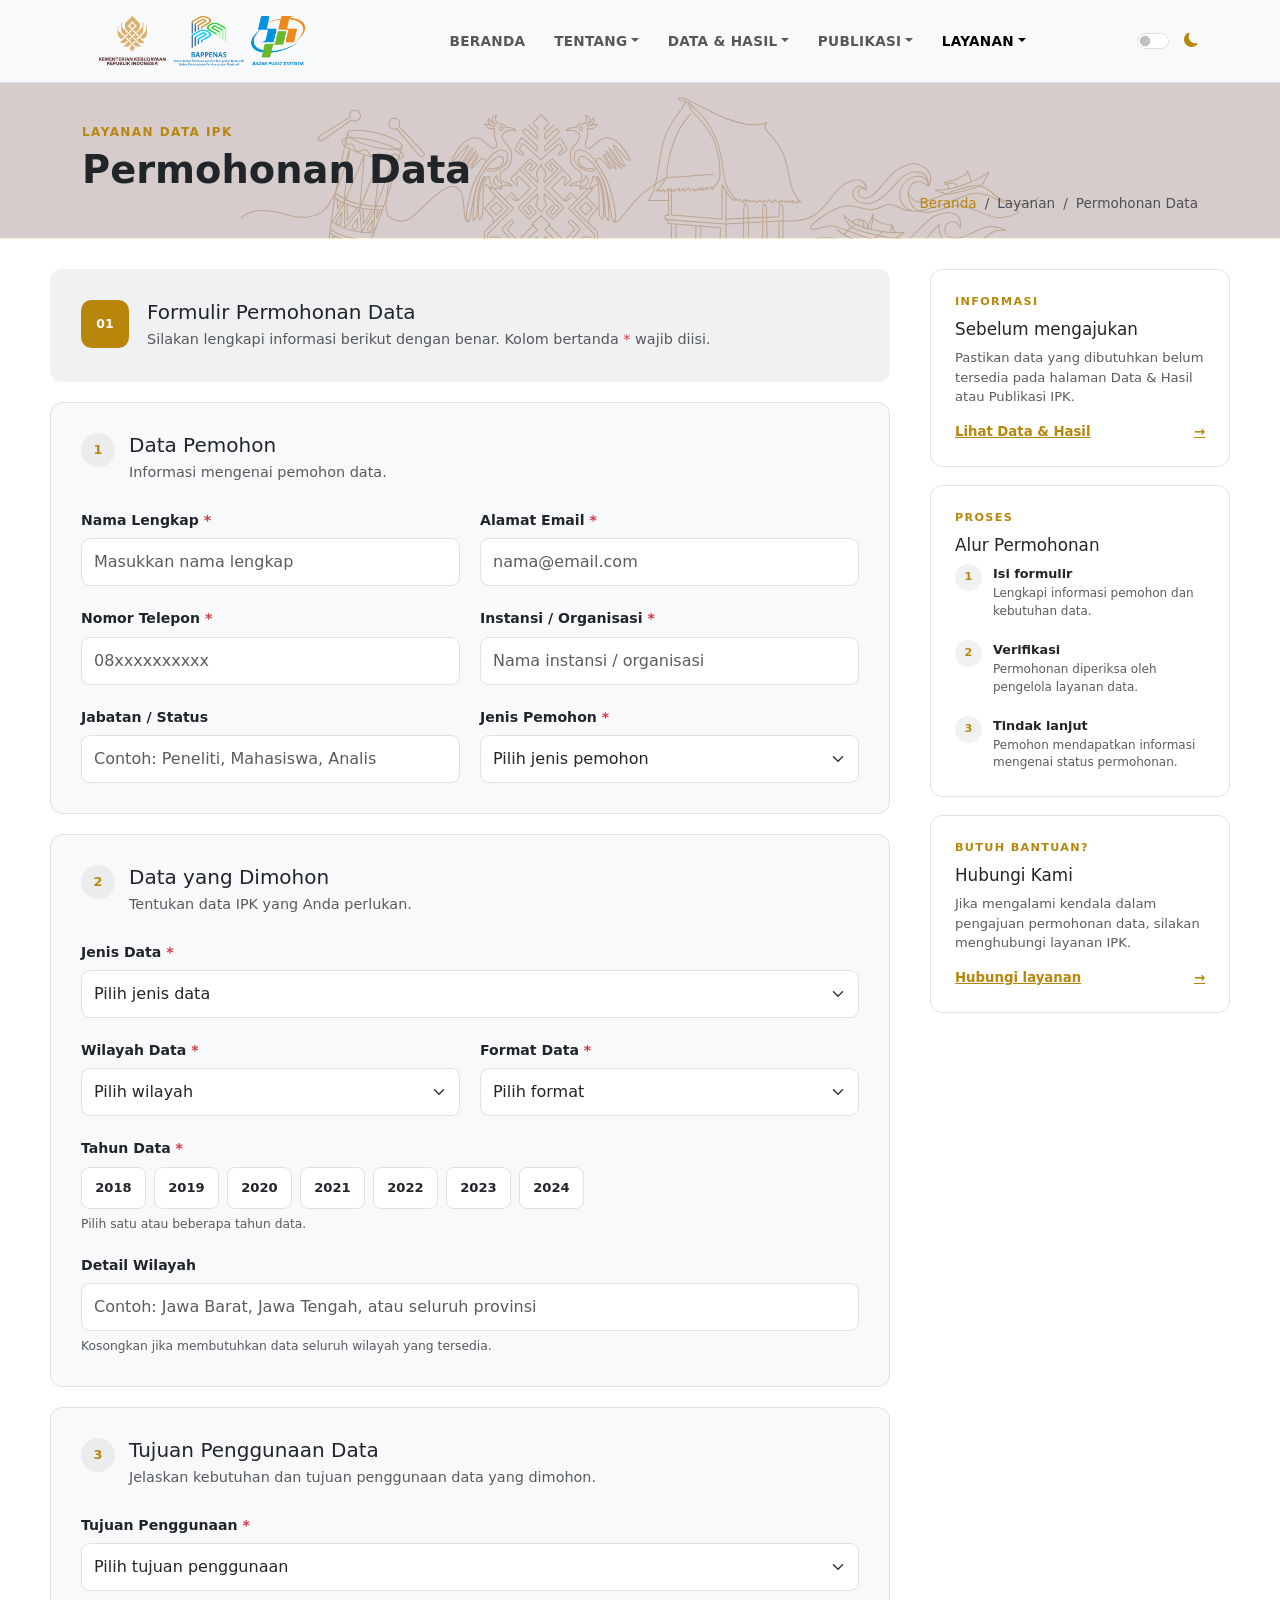
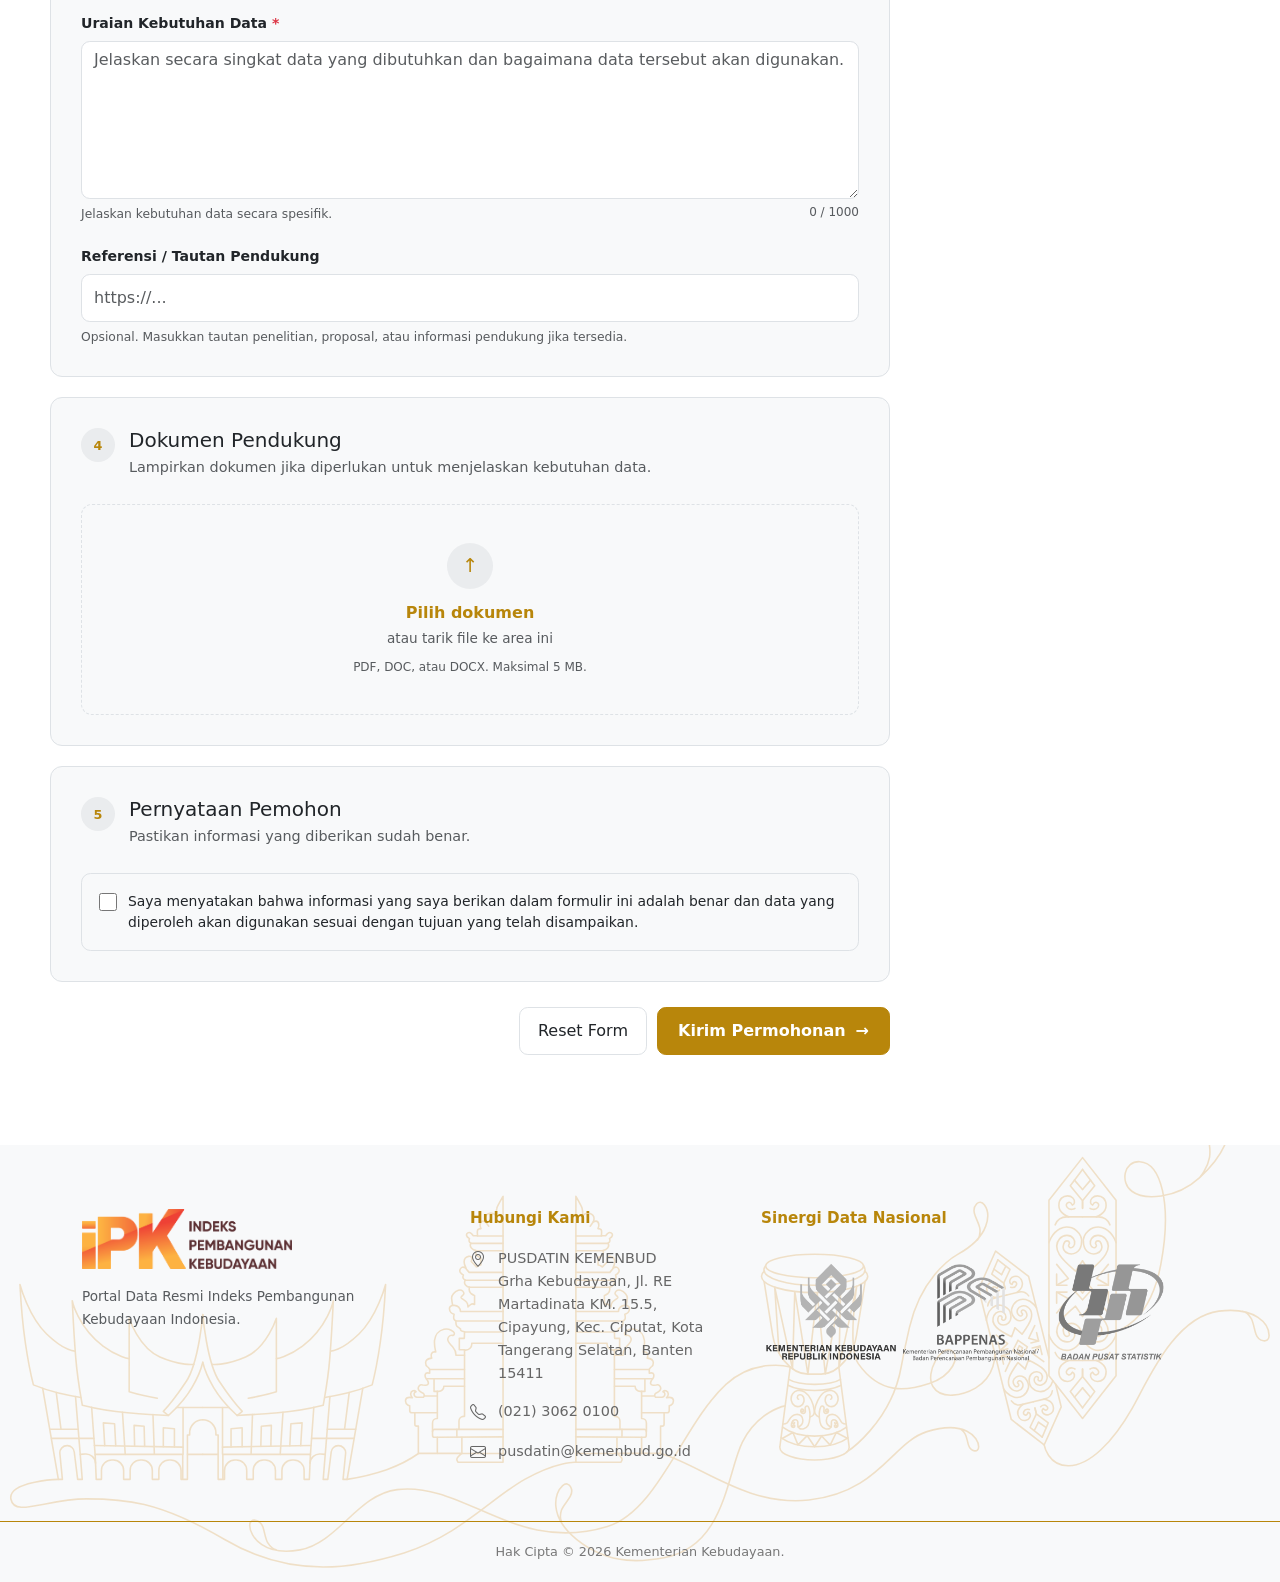
<file: permohonan-data.html>
<!DOCTYPE html>
<html lang="id" data-bs-theme="light">
	<head>
	<meta charset="utf-8">
	<meta content="width=device-width, initial-scale=1.0" name="viewport">
	<title>Indeks Pembangunan Kebudayaan (IPK) | Kementerian Kebudayaan Republik Indonesia</title>
	<meta name="description" content="Situs resmi Indeks Pembangunan Kebudayaan (IPK) Kementerian Kebudayaan Republik Indonesia. Menyajikan data, laporan, dan analisis pembangunan kebudayaan nasional serta daerah secara transparan dan interaktif.">
	<meta name="keywords" content="Indeks Pembangunan Kebudayaan, IPK, kebudayaan Indonesia, data kebudayaan, indikator kebudayaan, pembangunan budaya, Kementerian Kebudayaan, statistik budaya, laporan IPK, pemajuan kebudayaan">

	<!-- Favicons -->
	<link href="favicon.ico" rel="icon">
	<link href="apple-touch-icon.png" rel="apple-touch-icon">

	<!-- Vendor CSS Files
	<link href="assets/vendor/bootstrap/css/bootstrap.min.css" rel="stylesheet">
	<link href="assets/vendor/bootstrap-icons/bootstrap-icons.css" rel="stylesheet"> -->
	
	<!-- CDN Vendor CSS Files -->
	<link href="https://cdn.jsdelivr.net/npm/bootstrap@5.3.0/dist/css/bootstrap.min.css" rel="stylesheet">
	<link href="https://cdn.jsdelivr.net/npm/bootstrap-icons@1.11.1/font/bootstrap-icons.css" rel="stylesheet">

	<!-- Custom CSS Files -->
	<link rel="stylesheet" href="assets/css/main.css">
	<link rel="stylesheet" href="assets/css/navbar.css">
	<link rel="stylesheet" href="assets/css/footer.css">
	<link rel="stylesheet" href="assets/css/components.css">
	<link rel="stylesheet" href="assets/css/theme.css">
	<link rel="stylesheet" href="assets/css/pages/permohonan-data.css">
	

</head>


<body>

<!-- =====================================================
     NAVBAR
===================================================== -->

<nav class="navbar navbar-expand-lg bg-body-tertiary border-bottom">
    <div class="container">
        
		<!-- BRAND -->
		<a href="#" class="navbar-brand navbar-logo" aria-label="Indeks Pembangunan Kebudayaan">
		</a>

        <!-- MOBILE TOGGLE -->
        <button class="navbar-toggler" type="button" data-bs-toggle="collapse" data-bs-target="#mainNavbar" aria-controls="mainNavbar" aria-expanded="false" aria-label="Toggle navigation">
            <span class="navbar-toggler-icon"></span>
        </button>

        <!-- NAVIGATION -->
        <div class="collapse navbar-collapse" id="mainNavbar">


            <!-- =================================================
                 MENU
            ================================================= -->

            <ul class="navbar-nav mx-auto mb-2 mb-lg-0">
                
				<!-- BERANDA -->
                <li class="nav-item">
                    <a class="nav-link" href="index.html">BERANDA</a>
                </li>

                <!-- TENTANG -->
				<li class="nav-item dropdown">
					<a class="nav-link dropdown-toggle" href="#" role="button" data-bs-toggle="dropdown" aria-expanded="false">TENTANG</a>
					<ul class="dropdown-menu">
						<li>
							<a class="dropdown-item" href="tentang-ipk.html">Tentang IPK</a>
						</li>
						<li>
							<a class="dropdown-item" href="dasar-hukum.html">Dasar Hukum &amp; Kebijakan</a>
						</li>
						<li>
							<a class="dropdown-item" href="#metodologi">Metodologi &amp; Indikator</a>
						</li>
					</ul>
				</li>

                <!-- DATA & HASIL -->
                <li class="nav-item dropdown">
                    <a class="nav-link dropdown-toggle" href="#" role="button" data-bs-toggle="dropdown" aria-expanded="false">DATA &amp; HASIL</a>
                    <ul class="dropdown-menu">
                        <li>
                            <a class="dropdown-item" href="nasional.html">Hasil Nasional</a>
                        </li>
                        <li>
                            <a class="dropdown-item" href="#">Hasil Provinsi</a>
                        </li>
                    </ul>
                </li>

                <!-- PUBLIKASI -->
                <li class="nav-item dropdown">
                    <a class="nav-link dropdown-toggle" href="#" role="button" data-bs-toggle="dropdown" aria-expanded="false">PUBLIKASI</a>
                    <ul class="dropdown-menu">
                        <li>
                            <a class="dropdown-item" href="publikasi.html">Koleksi Buku Digital</a>
                        </li>
                        <li>
                            <a class="dropdown-item disabled" href="#">Data &amp; Statistik</a>
                        </li>
						<li>
                            <a class="dropdown-item disabled" href="#">Infografis</a>
                        </li>
                        <li>
                            <a class="dropdown-item disabled" href="#">Dokumen Teknis</a>
                        </li>
                    </ul>
                </li>

                <!-- LAYANAN -->
                <li class="nav-item dropdown">
                    <a class="nav-link active dropdown-toggle" href="#" role="button" data-bs-toggle="dropdown" aria-expanded="false">LAYANAN</a>
                    <ul class="dropdown-menu">
                        <li>
                            <a class="dropdown-item" href="faq.html">FAQ</a>
                        </li>
                        <li>
                            <a class="dropdown-item" href="#">Permohonan Data</a>
                        </li>
                        <li>
                            <a class="dropdown-item" href="kontak.html">Kontak</a>
                        </li>
                    </ul>
                </li>
            </ul>

            <!-- =================================================
                 RIGHT SIDE
            ================================================= -->

            <div class="navbar-actions">

                <!-- THEME SWITCH -->
                <div class="theme-toggle">
                    <div class="form-check form-switch">
                        <input class="form-check-input" type="checkbox" role="switch" id="themeSwitch" aria-label="Dark mode">
                    </div>
					<i class="bi bi-sun-fill" id="themeIcon"></i>
                </div>

                <!-- LOGIN
                <a href="#" class="btn btn-primary login-btn">Login</a> -->

            </div>
        
		</div>
    
	</div>
	
</nav>
	
<!-- =====================================================
     PAGE HEADER
===================================================== -->

<section class="page-header">

    <div class="container">
        <div class="d-flex flex-column flex-md-row justify-content-between align-items-md-center">

            <!-- Page Title -->
            <div>
                <span class="page-eyebrow">
                    Layanan Data IPK
                </span>
                <h1 class="page-title">
                    Permohonan Data
                </h1>
            </div>

        </div>

    </div>
	<div class="container">
		<!-- Breadcrumb -->
		<div>
            <nav aria-label="breadcrumb" class="mt-3 mt-md-0">
                <ol class="breadcrumb justify-content-end">
                    <li class="breadcrumb-item">
                        <a href="index.html">Beranda</a>
                    </li>
                    <li class="breadcrumb-item active" aria-current="page">
                        Layanan
                    </li>
					<li class="breadcrumb-item active" aria-current="page">
                        Permohonan Data
                    </li>
                </ol>
            </nav>
		</div>
	</div>


</section>

<!-- =========================================================
     MAIN
========================================================= -->

<main>


    <!-- =====================================================
         FORM SECTION
    ====================================================== -->

    <section class="request-section">
        <div class="request-container">
            <div class="request-layout">

                <!-- =================================================
                     MAIN FORM
                ================================================== -->

                <div class="request-main">

                    <!-- FORM HEADER -->
                    <div class="request-card request-card--intro">
                        <div class="request-card__icon">
                            01
                        </div>

                        <div>
                            <h2>Formulir Permohonan Data</h2>
                            <p>
                                Silakan lengkapi informasi berikut
                                dengan benar. Kolom bertanda
                                <span class="text-danger">*</span>
                                wajib diisi.
                            </p>
                        </div>
                   </div>

                    <!-- =================================================
                         FORM
                    ================================================== -->

                    <form id="dataRequestForm" novalidate>

                        <!-- =================================================
                             SECTION 1
                        ================================================== -->

                        <div class="request-card" id="pemohon">
                            <div class="request-card__heading">
                                <div class="request-card__number">
                                    1
                                </div>
                                <div>
                                    <h2>Data Pemohon</h2>
                                    <p>
                                        Informasi mengenai pemohon data.
                                    </p>
                                </div>
                            </div>

                            <div class="request-grid">

                                <!-- NAMA -->
                                <div class="request-field">
                                    <label for="nama" class="form-label">
                                        Nama Lengkap
                                        <span class="text-danger">*</span>
                                    </label>
                                    <input
                                        type="text"
                                        class="form-control"
                                        id="nama"
                                        name="nama"
                                        placeholder="Masukkan nama lengkap"
                                        required
                                    >
                                    <div class="invalid-feedback">
                                        Nama lengkap wajib diisi.
                                    </div>
                                </div>

                                <!-- EMAIL -->
                                <div class="request-field">
                                    <label for="email" class="form-label">
                                        Alamat Email
                                        <span class="text-danger">*</span>
                                    </label>
                                    <input
                                        type="email"
                                        class="form-control"
                                        id="email"
                                        name="email"
                                        placeholder="nama@email.com"
                                        required
                                    >
                                    <div class="invalid-feedback">
                                        Masukkan alamat email yang valid.
                                    </div>
                                </div>

                                <!-- TELEPON -->
                                <div class="request-field">
                                    <label for="telepon" class="form-label">
                                        Nomor Telepon
                                        <span class="text-danger">*</span>
                                    </label>
                                    <input
                                        type="tel"
                                        class="form-control"
                                        id="telepon"
                                        name="telepon"
                                        placeholder="08xxxxxxxxxx"
                                        required
                                    >
                                    <div class="invalid-feedback">
                                        Nomor telepon wajib diisi.
                                    </div>
                                </div>

                                <!-- INSTANSI -->
                                <div class="request-field">
                                    <label for="instansi" class="form-label">
                                        Instansi / Organisasi
                                        <span class="text-danger">*</span>
                                    </label>
                                    <input
                                        type="text"
                                        class="form-control"
                                        id="instansi"
                                        name="instansi"
                                        placeholder="Nama instansi / organisasi"
                                        required
                                    >
                                    <div class="invalid-feedback">
                                        Instansi / organisasi wajib diisi.
                                    </div>
                                </div>


                                <!-- JABATAN -->
                                <div class="request-field">
                                    <label for="jabatan" class="form-label">
                                        Jabatan / Status
                                    </label>
                                    <input
                                        type="text"
                                        class="form-control"
                                        id="jabatan"
                                        name="jabatan"
                                        placeholder="Contoh: Peneliti, Mahasiswa, Analis"
                                    >
                                </div>

                                <!-- JENIS PEMOHON -->
                                <div class="request-field">
                                    <label for="jenisPemohon" class="form-label">
                                        Jenis Pemohon
                                        <span class="text-danger">*</span>
                                    </label>
                                    <select
                                        class="form-select"
                                        id="jenisPemohon"
                                        name="jenisPemohon"
                                        required
                                    >
                                        <option value="" selected disabled>
                                            Pilih jenis pemohon
                                        </option>

                                        <option value="pemerintah">
                                            Pemerintah
                                        </option>

                                        <option value="akademisi">
                                            Akademisi / Peneliti
                                        </option>

                                        <option value="mahasiswa">
                                            Mahasiswa / Pelajar
                                        </option>

                                        <option value="swasta">
                                            Swasta
                                        </option>

                                        <option value="masyarakat">
                                            Masyarakat Umum
                                        </option>

                                        <option value="lainnya">
                                            Lainnya
                                        </option>
                                    </select>
                                    <div class="invalid-feedback">
                                        Pilih jenis pemohon.
                                    </div>
                                </div>
                            </div>
                        </div>


                        <!-- =================================================
                             SECTION 2
                        ================================================== -->

                        <div class="request-card" id="data-dimohon">
                            <div class="request-card__heading">
                                <div class="request-card__number">
                                    2
                                </div>
                                <div>
                                    <h2>Data yang Dimohon</h2>
                                    <p>
                                        Tentukan data IPK yang Anda perlukan.
                                    </p>
                                </div>
                            </div>

                            <div class="request-grid">

                                <!-- JENIS DATA -->
                                <div class="request-field request-field--full">
                                    <label for="jenisData" class="form-label">
                                        Jenis Data
                                        <span class="text-danger">*</span>
                                    </label>
                                    <select
                                        class="form-select"
                                        id="jenisData"
                                        name="jenisData"
                                        required
                                    >
                                        <option value="" selected disabled>
                                            Pilih jenis data
                                        </option>

                                        <option value="ipk-nasional">
                                            IPK Nasional
                                        </option>

                                        <option value="ipk-provinsi">
                                            IPK Provinsi
                                        </option>

                                        <option value="dimensi">
                                            Data Dimensi IPK
                                        </option>

                                        <option value="indikator">
                                            Data Indikator IPK
                                        </option>

                                        <option value="historis">
                                            Data Historis / Deret Waktu
                                        </option>

                                        <option value="lainnya">
                                            Data Lainnya
                                        </option>
                                    </select>
                                    <div class="invalid-feedback">
                                        Pilih jenis data yang dimohon.
                                    </div>
                                </div>

                                <!-- WILAYAH -->
                                <div class="request-field">
                                    <label for="wilayah" class="form-label">
                                        Wilayah Data
                                        <span class="text-danger">*</span>
                                    </label>
                                    <select
                                        class="form-select"
                                        id="wilayah"
                                        name="wilayah"
                                        required
                                    >
                                        <option value="" selected disabled>
                                            Pilih wilayah
                                        </option>

                                        <option value="nasional">
                                            Nasional
                                        </option>

                                        <option value="provinsi">
                                            Provinsi
                                        </option>

                                        <option value="kab-kota">
                                            Kabupaten / Kota
                                        </option>
                                    </select>
                                    <div class="invalid-feedback">
                                        Pilih wilayah data.
                                    </div>
                                </div>

                                <!-- FORMAT -->
                                <div class="request-field">
                                    <label for="formatData" class="form-label">
                                        Format Data
                                        <span class="text-danger">*</span>
                                    </label>
                                    <select
                                        class="form-select"
                                        id="formatData"
                                        name="formatData"
                                        required
                                    >
                                        <option value="" selected disabled>
                                            Pilih format
                                        </option>

                                        <option value="xlsx">
                                            Excel (.xlsx)
                                        </option>

                                        <option value="csv">
                                            CSV (.csv)
                                        </option>

                                        <option value="pdf">
                                            PDF
                                        </option>

                                        <option value="lainnya">
                                            Lainnya
                                        </option>
                                    </select>
                                    <div class="invalid-feedback">
                                        Pilih format data.
                                    </div>
                                </div>

                                <!-- TAHUN -->
                                <div class="request-field request-field--full">
                                    <label class="form-label">
                                        Tahun Data
                                        <span class="text-danger">*</span>
                                    </label>
									
                                    <div class="year-selector">
										
										<label class="year-option">
                                            <input type="checkbox" name="tahun[]" value="2018">
                                            <span>2018</span>
                                        </label>
                                        
										<label class="year-option">
                                            <input type="checkbox" name="tahun[]" value="2019">
                                            <span>2019</span>
                                        </label>
                                        
										<label class="year-option">
                                            <input type="checkbox" name="tahun[]" value="2020">
                                            <span>2020</span>
                                        </label>

                                        <label class="year-option">
                                            <input type="checkbox" name="tahun[]" value="2021">
                                            <span>2021</span>
                                        </label>

                                        <label class="year-option">
                                            <input type="checkbox" name="tahun[]" value="2022">
                                            <span>2022</span>
                                        </label>

                                        <label class="year-option">
                                            <input type="checkbox" name="tahun[]" value="2023">
                                            <span>2023</span>
                                        </label>

                                        <label class="year-option">
                                            <input type="checkbox" name="tahun[]" value="2024">
                                            <span>2024</span>
                                        </label>
										
                                    </div>
                                    <div class="request-help" id="yearHelp">
                                        Pilih satu atau beberapa tahun data.
                                    </div>
                                </div>

                                <!-- WILAYAH DETAIL -->
                                <div class="request-field request-field--full">
                                    
									<label for="detailWilayah" class="form-label">
                                        Detail Wilayah
                                    </label>

                                    <input
                                        type="text"
                                        class="form-control"
                                        id="detailWilayah"
                                        name="detailWilayah"
                                        placeholder="Contoh: Jawa Barat, Jawa Tengah, atau seluruh provinsi"
                                    >

                                    <div class="request-help">
                                        Kosongkan jika membutuhkan data
                                        seluruh wilayah yang tersedia.
                                    </div>
                                </div>
                            </div>
                        </div>

                        <!-- =================================================
                             SECTION 3
                        ================================================== -->

                        <div class="request-card" id="tujuan">
                            <div class="request-card__heading">
                                <div class="request-card__number">
                                    3
                                </div>
                                <div>
                                    <h2>Tujuan Penggunaan Data</h2>
                                    <p>
                                        Jelaskan kebutuhan dan tujuan
                                        penggunaan data yang dimohon.
                                    </p>
                                </div>
                            </div>

                            <div class="request-grid">

                                <!-- TUJUAN -->
                                <div class="request-field request-field--full">

                                    <label for="tujuanData" class="form-label">
                                        Tujuan Penggunaan
                                        <span class="text-danger">*</span>
                                    </label>

                                    <select
                                        class="form-select"
                                        id="tujuanData"
                                        name="tujuanData"
                                        required
                                    >

                                        <option value="" selected disabled>
                                            Pilih tujuan penggunaan
                                        </option>

                                        <option value="penelitian">
                                            Penelitian
                                        </option>

                                        <option value="perencanaan">
                                            Perencanaan Pembangunan
                                        </option>

                                        <option value="analisis">
                                            Analisis / Kajian
                                        </option>

                                        <option value="pendidikan">
                                            Pendidikan
                                        </option>

                                        <option value="publikasi">
                                            Publikasi
                                        </option>

                                        <option value="lainnya">
                                            Lainnya
                                        </option>

                                    </select>
                                    <div class="invalid-feedback">
                                        Pilih tujuan penggunaan data.
                                    </div>
                                </div>

                                <!-- URAIAN -->
                                <div class="request-field request-field--full">

                                    <label for="uraian" class="form-label">
                                        Uraian Kebutuhan Data
                                        <span class="text-danger">*</span>
                                    </label>

                                    <textarea
                                        class="form-control"
                                        id="uraian"
                                        name="uraian"
                                        rows="6"
                                        maxlength="1000"
                                        placeholder="Jelaskan secara singkat data yang dibutuhkan dan bagaimana data tersebut akan digunakan."
                                        required
                                    ></textarea>

                                    <div class="request-textarea-footer">
                                        <div class="request-help">
                                            Jelaskan kebutuhan data
                                            secara spesifik.
                                        </div>
                                        <div class="character-count" id="uraianCount">
                                            0 / 1000
                                        </div>
                                    </div>

                                    <div class="invalid-feedback">
                                        Uraian kebutuhan data wajib diisi.
                                    </div>
                                </div>

                                <!-- REFERENSI -->
                                <div class="request-field request-field--full">
                                    <label for="referensi" class="form-label">
                                        Referensi / Tautan Pendukung
                                    </label>
                                    <input
                                        type="url"
                                        class="form-control"
                                        id="referensi"
                                        name="referensi"
                                        placeholder="https://..."
                                    >
                                    <div class="request-help">
                                        Opsional. Masukkan tautan penelitian,
                                        proposal, atau informasi pendukung
                                        jika tersedia.
                                    </div>
                                </div>
                            </div>
                        </div>


                        <!-- =================================================
                             SECTION 4
                        ================================================== -->

                        <div class="request-card" id="dokumen">
                            <div class="request-card__heading">
                                <div class="request-card__number">
                                    4
                                </div>
                                <div>
                                    <h2>Dokumen Pendukung</h2>
                                    <p>
                                        Lampirkan dokumen jika diperlukan
                                        untuk menjelaskan kebutuhan data.
                                    </p>
                                </div>
                            </div>

                            <div class="request-upload">
                                <div class="request-upload__icon">
                                    ↑
                                </div>
                                <label for="dokumenPendukung" class="request-upload__label">
                                    <strong>Pilih dokumen</strong>
                                    <span>atau tarik file ke area ini</span>
                                </label>
                                <input
                                    type="file"
                                    id="dokumenPendukung"
                                    name="dokumenPendukung"
                                    accept=".pdf,.doc,.docx"
                                >
                                <div class="request-upload__info" id="fileInfo">
                                    PDF, DOC, atau DOCX.
                                    Maksimal 5 MB.
                                </div>
                            </div>
                        </div>


                        <!-- =================================================
                             SECTION 5
                        ================================================== -->

                        <div class="request-card" id="persetujuan">
                            <div class="request-card__heading">
                                <div class="request-card__number">
                                    5
                                </div>
                                <div>
                                    <h2>Pernyataan Pemohon</h2>
                                    <p>
                                        Pastikan informasi yang diberikan
                                        sudah benar.
                                    </p>
                                </div>
                            </div>

                            <div class="request-consent">
                                <label class="request-check">
                                    <input type="checkbox" id="agreement" name="agreement" required>
                                    <span>
                                        Saya menyatakan bahwa informasi
                                        yang saya berikan dalam formulir
                                        ini adalah benar dan data yang
                                        diperoleh akan digunakan sesuai
                                        dengan tujuan yang telah
                                        disampaikan.
                                    </span>
                                </label>
                                <div class="invalid-feedback" id="agreementError">
                                    Anda harus menyetujui pernyataan
                                    sebelum mengirim permohonan.
                                </div>
                            </div>
                        </div>

                        <!-- =================================================
                             SUBMIT
                        ================================================== -->

                        <div class="request-submit">
                            <button type="button" class="request-reset" id="resetForm">
                                Reset Form
                            </button>

                            <button type="submit" class="request-submit__button" id="submitRequest">
                                <span>Kirim Permohonan</span>
                                <span aria-hidden="true">→</span>
                            </button>
                        </div>
                    </form>

                    <!-- =================================================
                         SUCCESS MESSAGE
                    ================================================== -->

                    <div class="request-success" id="requestSuccess" hidden>
                        <div class="request-success__icon">
                            ✓
                        </div>

                        <h2>Permohonan Berhasil Dikirim</h2>

                        <p>
                            Terima kasih. Permohonan data Anda telah
                            berhasil dicatat.
                        </p>

                        <div class="request-success__number">
                            <span>Nomor Permohonan</span>
                            <strong id="requestNumber">IPK-2026-000001</strong>
                        </div>

                        <p class="request-success__note">
                            Simpan nomor permohonan tersebut untuk
                            keperluan komunikasi atau tindak lanjut.
                        </p>

                        <button type="button" class="request-button" id="newRequest">
                            Buat Permohonan Baru
                        </button>
                    </div>
                </div>

                <!-- =================================================
                     SIDEBAR
                ================================================== -->

                <aside class="request-sidebar">

                    <!-- INFO -->
                    <div class="request-sidebar__card">
                        <div class="request-sidebar__eyebrow">
                            INFORMASI
                        </div>

                        <h3>Sebelum mengajukan</h3>

                        <p>
                            Pastikan data yang dibutuhkan belum
                            tersedia pada halaman Data &amp; Hasil
                            atau Publikasi IPK.
                        </p>

                        <a href="#" class="request-sidebar__link">
                            Lihat Data &amp; Hasil
                            <span>→</span>
                        </a>
                    </div>

                    <!-- STEPS -->
                    <div class="request-sidebar__card">
                        <div class="request-sidebar__eyebrow">
                            PROSES
                        </div>
                        <h3>Alur Permohonan</h3>
						
                        <div class="request-steps">

                            <div class="request-step">
                                <span>1</span>
                                <div>
                                    <strong>Isi formulir</strong>
                                    <small>
                                        Lengkapi informasi pemohon
                                        dan kebutuhan data.
                                    </small>
                                </div>
                            </div>

                            <div class="request-step">
                                <span>2</span>
                                <div>
                                    <strong>Verifikasi</strong>
                                    <small>
                                        Permohonan diperiksa oleh
                                        pengelola layanan data.
                                    </small>
                                </div>
                            </div>

                            <div class="request-step">
                                <span>3</span>
                                <div>
                                    <strong>Tindak lanjut</strong>
                                    <small>
                                        Pemohon mendapatkan informasi
                                        mengenai status permohonan.
                                    </small>
                                </div>
                            </div>
							
                        </div>
						
                    </div>

                    <!-- CONTACT -->
                    <div class="request-sidebar__card">
                        <div class="request-sidebar__eyebrow">
                            BUTUH BANTUAN?
                        </div>

                        <h3>Hubungi Kami</h3>

                        <p>
                            Jika mengalami kendala dalam pengajuan
                            permohonan data, silakan menghubungi
                            layanan IPK.
                        </p>

                        <a href="kontak.html" class="request-sidebar__link">
                            Hubungi layanan
                            <span>→</span>
                        </a>
                    </div>
					
                </aside>
				
            </div>
        </div>
    </section>

</main>
	
	
	
<!-- =====================================================
     FOOTER
===================================================== -->

<footer class="site-footer">

    <!-- ================= FOOTER TOP ================= -->

    <div class="footer-top">
        <div class="container">
            <div class="row g-5">

                <!-- ==============================
                     COLUMN 1
                =============================== -->

                <div class="col-lg-4 col-md-6">
    				<div class="footer-brand">
						<a href="#" class="footer-logo" aria-label="Indeks Pembangunan Kebudayaan"></a>

						<p class="footer-description">
							Portal Data Resmi Indeks Pembangunan Kebudayaan Indonesia.
						</p>
					</div>
				</div>

                <!-- ==============================
                     COLUMN 2
                =============================== -->

                <div class="col-lg-3 col-md-6">
                    <h5 class="footer-title">Hubungi Kami</h5>
                    <ul class="footer-contact">
                        <li>
                            <i class="bi bi-geo-alt"></i>
							<a href="https://maps.app.goo.gl/CW4qmuzqrsUnaacg7" class="footer-contact-link" target="_blank" rel="noopener noreferrer">
								<span>PUSDATIN KEMENBUD<br>Grha Kebudayaan, Jl. RE Martadinata KM. 15.5, Cipayung, Kec. Ciputat, Kota Tangerang Selatan, Banten 15411</span>
							</a>
                        </li>
                        <li>
                            <i class="bi bi-telephone"></i>
                            <a href="tel:+622130620100">(021) 3062 0100</a>
                        </li>
                        <li>
                            <i class="bi bi-envelope"></i>
                            <a href="mailto:pusdatin@kemenbud.go.id">pusdatin@kemenbud.go.id</a>
                        </li>
                    </ul>
                </div>

                <!-- ==============================
                     COLUMN 3
                =============================== -->

                <div class="col-lg-5 col-md-12">
                    <h5 class="footer-title">Sinergi Data Nasional</h5>
                    <div class="footer-logos">

						<a href="https://kemenbud.go.id/"
						   target="_blank"
						   rel="noopener noreferrer"
						   class="footer-logo-item footer-logo-kemenbud"
						   aria-label="Kementerian Kebudayaan">
						</a>

						<a href="https://www.bappenas.go.id/id"
						   target="_blank"
						   rel="noopener noreferrer"
						   class="footer-logo-item footer-logo-bappenas"
						   aria-label="Bappenas">
						</a>

						<a href="https://www.bps.go.id/id"
						   target="_blank"
						   rel="noopener noreferrer"
						   class="footer-logo-item footer-logo-bps"
						   aria-label="Badan Pusat Statistik">
						</a>
					</div>
				</div>
			</div>
		</div>
	</div>

    <!-- ================= FOOTER BOTTOM ================= -->

    <div class="footer-bottom">
        <div class="container">
            <p class="copyright">Hak Cipta © 2026 Kementerian Kebudayaan.</p>
        </div>
    </div>

</footer>
	
<!-- ==================================================
     Back to Top Button
================================================== -->
	
<button type="button" id="backToTop" class="back-to-top" aria-label="Kembali ke atas">
    <i class="bi bi-arrow-up-short"></i>
</button>


<!-- ==================================================
     JS
================================================== -->	

<!-- Bootstrap JS
<script src="assets/vendor/bootstrap/js/bootstrap.bundle.min.js"></script> -->
	
<!-- CDN Bootstrap JS -->
<script src="https://cdn.jsdelivr.net/npm/bootstrap@5.3.3/dist/js/bootstrap.bundle.min.js"></script>

<!-- Main JS File -->
<script src="assets/js/main.js"></script>
<script src="assets/js/navbar.js"></script>
<script src="assets/js/pages/permohonan-data.js"></script>

</body>

</html>
</file>
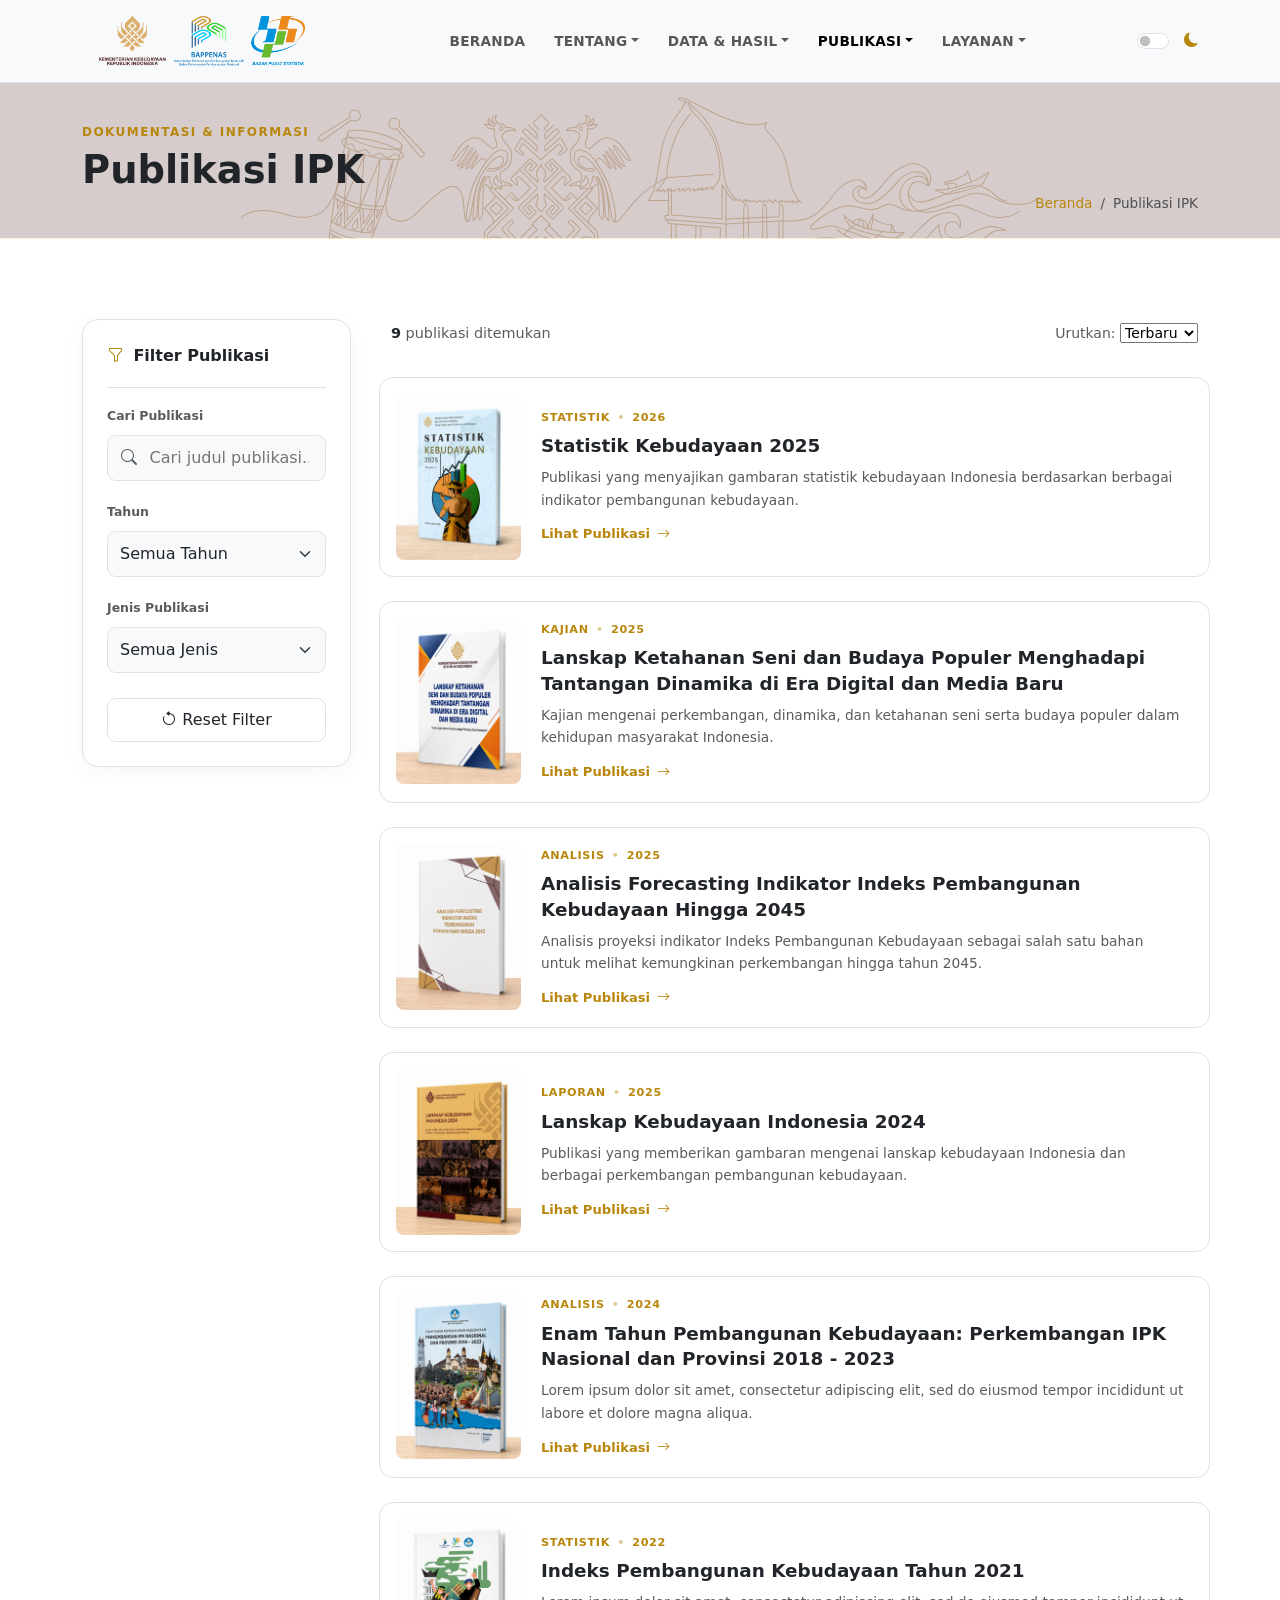
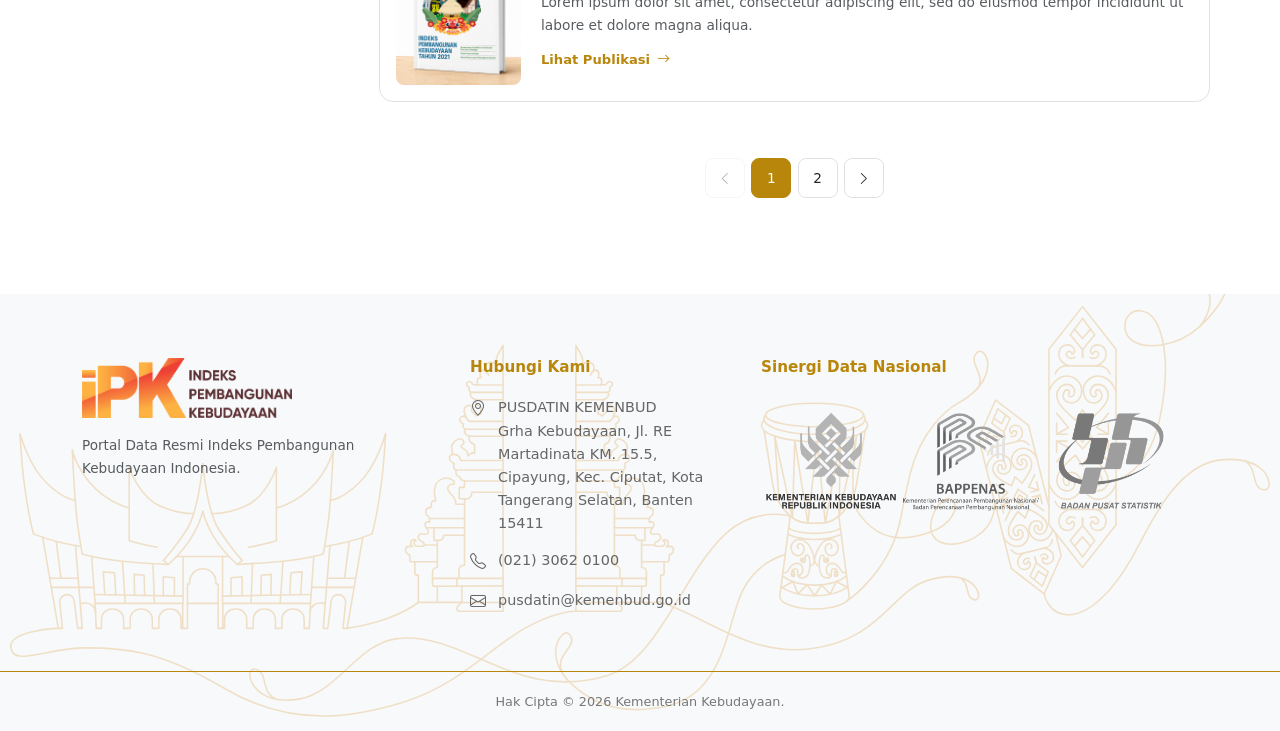
<file: publikasi.html>
<!DOCTYPE html>
<html lang="id" data-bs-theme="light">
	<head>
	<meta charset="utf-8">
	<meta content="width=device-width, initial-scale=1.0" name="viewport">
	<title>Indeks Pembangunan Kebudayaan (IPK) | Kementerian Kebudayaan Republik Indonesia</title>
	<meta name="description" content="Situs resmi Indeks Pembangunan Kebudayaan (IPK) Kementerian Kebudayaan Republik Indonesia. Menyajikan data, laporan, dan analisis pembangunan kebudayaan nasional serta daerah secara transparan dan interaktif.">
	<meta name="keywords" content="Indeks Pembangunan Kebudayaan, IPK, kebudayaan Indonesia, data kebudayaan, indikator kebudayaan, pembangunan budaya, Kementerian Kebudayaan, statistik budaya, laporan IPK, pemajuan kebudayaan">

	<!-- Favicons -->
	<link href="favicon.ico" rel="icon">
	<link href="apple-touch-icon.png" rel="apple-touch-icon">

	<!-- Vendor CSS Files
	<link href="assets/vendor/bootstrap/css/bootstrap.min.css" rel="stylesheet">
	<link href="assets/vendor/bootstrap-icons/bootstrap-icons.css" rel="stylesheet"> -->
	
	<!-- CDN Vendor CSS Files -->
	<link href="https://cdn.jsdelivr.net/npm/bootstrap@5.3.0/dist/css/bootstrap.min.css" rel="stylesheet">
	<link href="https://cdn.jsdelivr.net/npm/bootstrap-icons@1.11.1/font/bootstrap-icons.css" rel="stylesheet">

	<!-- Custom CSS Files -->
	<link rel="stylesheet" href="assets/css/main.css">
	<link rel="stylesheet" href="assets/css/navbar.css">
	<link rel="stylesheet" href="assets/css/footer.css">
	<link rel="stylesheet" href="assets/css/components.css">
	<link rel="stylesheet" href="assets/css/theme.css">
	<link rel="stylesheet" href="assets/css/pages/publikasi.css">

</head>


<body>

<!-- =====================================================
     NAVBAR
===================================================== -->

<nav class="navbar navbar-expand-lg bg-body-tertiary border-bottom">
    <div class="container">
        
		<!-- BRAND -->
		<a href="#" class="navbar-brand navbar-logo" aria-label="Indeks Pembangunan Kebudayaan">
		</a>

        <!-- MOBILE TOGGLE -->
        <button class="navbar-toggler" type="button" data-bs-toggle="collapse" data-bs-target="#mainNavbar" aria-controls="mainNavbar" aria-expanded="false" aria-label="Toggle navigation">
            <span class="navbar-toggler-icon"></span>
        </button>

        <!-- NAVIGATION -->
        <div class="collapse navbar-collapse" id="mainNavbar">


            <!-- =================================================
                 MENU
            ================================================= -->

            <ul class="navbar-nav mx-auto mb-2 mb-lg-0">
                
				<!-- BERANDA -->
                <li class="nav-item">
                    <a class="nav-link" href="index.html">BERANDA</a>
                </li>

                <!-- TENTANG -->
				<li class="nav-item dropdown">
					<a class="nav-link dropdown-toggle" href="#" role="button" data-bs-toggle="dropdown" aria-expanded="false">TENTANG</a>
					<ul class="dropdown-menu">
						<li>
							<a class="dropdown-item" href="tentang-ipk.html">Tentang IPK</a>
						</li>
						<li>
							<a class="dropdown-item" href="dasar-hukum.html">Dasar Hukum &amp; Kebijakan</a>
						</li>
						<li>
							<a class="dropdown-item" href="#metodologi">Metodologi &amp; Indikator</a>
						</li>
					</ul>
				</li>

                <!-- DATA & HASIL -->
                <li class="nav-item dropdown">
                    <a class="nav-link dropdown-toggle" href="#" role="button" data-bs-toggle="dropdown" aria-expanded="false">DATA &amp; HASIL</a>
                    <ul class="dropdown-menu">
                        <li>
                            <a class="dropdown-item" href="nasional.html">Hasil Nasional</a>
                        </li>
                        <li>
                            <a class="dropdown-item" href="#">Hasil Provinsi</a>
                        </li>
                    </ul>
                </li>
				
				<!-- PUBLIKASI -->
                <li class="nav-item dropdown">
                    <a class="nav-link dropdown-toggle active" href="#" role="button" data-bs-toggle="dropdown" aria-expanded="false">PUBLIKASI</a>
                    <ul class="dropdown-menu">
                        <li>
                            <a class="dropdown-item" href="#">Koleksi Buku Digital</a>
                        </li>
                        <li>
                            <a class="dropdown-item disabled" href="#">Data &amp; Statistik</a>
                        </li>
						<li>
                            <a class="dropdown-item disabled" href="#">Infografis</a>
                        </li>
                        <li>
                            <a class="dropdown-item disabled" href="#">Dokumen Teknis</a>
                        </li>
                    </ul>
                </li>

                <!-- LAYANAN -->
                <li class="nav-item dropdown">
                    <a class="nav-link dropdown-toggle" href="#" role="button" data-bs-toggle="dropdown" aria-expanded="false">LAYANAN</a>
                    <ul class="dropdown-menu">
                        <li>
                            <a class="dropdown-item" href="faq.html">FAQ</a>
                        </li>
                        <li>
                            <a class="dropdown-item" href="permohonan-data.html">Permohonan Data</a>
                        </li>
                        <li>
                            <a class="dropdown-item" href="kontak.html">Kontak</a>
                        </li>
                    </ul>
                </li>
            </ul>

            <!-- =================================================
                 RIGHT SIDE
            ================================================= -->

            <div class="navbar-actions">

                <!-- THEME SWITCH -->
                <div class="theme-toggle">
                    <div class="form-check form-switch">
                        <input class="form-check-input" type="checkbox" role="switch" id="themeSwitch" aria-label="Dark mode">
                    </div>
					<i class="bi bi-sun-fill" id="themeIcon"></i>
                </div>

                <!-- LOGIN
                <a href="#" class="btn btn-primary login-btn">Login</a> -->

            </div>
        
		</div>
    
	</div>
	
</nav>



<!-- =====================================================
     PAGE HEADER
===================================================== -->

<section class="page-header">
    <div class="container">
        <div class="d-flex flex-column flex-md-row justify-content-between align-items-md-center">

            <!-- Page Title -->
            <div>
                <span class="page-eyebrow">
                    Dokumentasi &amp; Informasi
                </span>
                <h1 class="page-title">
                    Publikasi IPK
                </h1>
            </div>

        </div>

    </div>
	<div class="container">
		<!-- Breadcrumb -->
		<div>
            <nav aria-label="breadcrumb" class="mt-3 mt-md-0">
                <ol class="breadcrumb justify-content-end">
                    <li class="breadcrumb-item">
                        <a href="index.html">Beranda</a>
                    </li>
                    <li class="breadcrumb-item active" aria-current="page">
                        Publikasi IPK
                    </li>
                </ol>
            </nav>
		</div>
	</div>
	
</section>



<!-- =====================================================
     PUBLICATION CONTENT
===================================================== -->

<main class="publication-main">
	
	<div class="container">

		<div class="publication-layout">

		<!-- =============================================
			 FILTER SIDEBAR
		============================================== -->

		<aside class="publication-sidebar">

			<div class="publication-filter">

				<!-- Mobile Toggle -->

				<button
					type="button"
					class="filter-mobile-toggle"
					id="filterMobileToggle"
					aria-expanded="false"
					aria-controls="publicationFilterContent"
				>

					<span>

						<i class="bi bi-funnel"></i>

						Filter Publikasi

					</span>

					<i
						class="bi bi-chevron-down filter-chevron"
					></i>

				</button>


				<!-- Filter Content -->

				<div
					class="publication-filter-content"
					id="publicationFilterContent"
				>

					<div class="filter-inner">


						<!-- SEARCH -->

						<div class="filter-group">

							<label
								for="searchPublication"
								class="filter-label"
							>
								Cari Publikasi
							</label>

							<div class="search-box">

								<i class="bi bi-search"></i>

								<input
									type="text"
									id="searchPublication"
									placeholder="Cari judul publikasi..."
									autocomplete="off"
								>

							</div>

						</div>


						<!-- YEAR -->

						<div class="filter-group">

							<label
								for="yearFilter"
								class="filter-label"
							>
								Tahun
							</label>

							<select
								id="yearFilter"
								class="form-select"
							>

								<option value="all">
									Semua Tahun
								</option>

								<option value="2026">
									2026
								</option>

								<option value="2025">
									2025
								</option>

								<option value="2024">
									2024
								</option>

								<option value="2023">
									2023
								</option>

							</select>

						</div>


						<!-- TYPE -->

						<div class="filter-group">

							<label
								for="typeFilter"
								class="filter-label"
							>
								Jenis Publikasi
							</label>

							<select
								id="typeFilter"
								class="form-select"
							>

								<option value="all">
									Semua Jenis
								</option>

								<option value="statistik">
									Statistik
								</option>

								<option value="kajian">
									Kajian
								</option>

								<option value="analisis">
									Analisis
								</option>

								<option value="laporan">
									Laporan
								</option>

							</select>

						</div>


						<!-- RESET -->

						<button
							type="button"
							class="btn-reset"
							id="resetFilter"
						>

							<i class="bi bi-arrow-counterclockwise"></i>

							Reset Filter

						</button>

					</div>

				</div>

			</div>

		</aside>


		<!-- =============================================
			 PUBLICATION RESULT
		============================================== -->

		<section class="publication-results">

			<div class="publication-result-bar">

				<div>

					<span id="resultCount">
						5
					</span>

					publikasi ditemukan

				</div>


				<div class="form-select-sm">

					<span>
						Urutkan:
					</span>

					<select id="sortPublication">

						<option value="newest">
							Terbaru
						</option>

						<option value="oldest">
							Terlama
						</option>

						<option value="az">
							A - Z
						</option>

						<option value="za">
							Z - A
						</option>

					</select>

				</div>

			</div>


			<!-- PUBLICATION GRID -->

			<div
				class="row g-4"
				id="publicationGrid"
			></div>


			<!-- EMPTY STATE -->

			<div
				class="publication-empty"
				id="emptyState"
			>

				<div class="empty-icon">

					<i class="bi bi-journal-x"></i>

				</div>

				<h3>
					Publikasi tidak ditemukan
				</h3>

				<p>
					Coba gunakan kata kunci atau filter yang berbeda.
				</p>

				<button
					type="button"
					class="btn-publication"
					id="emptyReset"
				>
					Reset Filter
				</button>

			</div>


			<!-- PAGINATION -->

			<nav
				class="publication-pagination"
				aria-label="Pagination"
			>

				<button
					class="page-button"
					id="prevPage"
					aria-label="Halaman sebelumnya"
				>

					<i class="bi bi-chevron-left"></i>

				</button>


				<div id="paginationNumbers"></div>


				<button
					class="page-button"
					id="nextPage"
					aria-label="Halaman berikutnya"
				>

					<i class="bi bi-chevron-right"></i>

				</button>

			</nav>

		</section>

	</div>
</div>

</main>


<!-- =====================================================
     FOOTER
===================================================== -->

<footer class="site-footer">

    <!-- ================= FOOTER TOP ================= -->

    <div class="footer-top">
        <div class="container">
            <div class="row g-5">

                <!-- ==============================
                     COLUMN 1
                =============================== -->

                <div class="col-lg-4 col-md-6">
    				<div class="footer-brand">
						<a href="#" class="footer-logo" aria-label="Indeks Pembangunan Kebudayaan"></a>

						<p class="footer-description">
							Portal Data Resmi Indeks Pembangunan Kebudayaan Indonesia.
						</p>
					</div>
				</div>

                <!-- ==============================
                     COLUMN 2
                =============================== -->

                <div class="col-lg-3 col-md-6">
                    <h5 class="footer-title">Hubungi Kami</h5>
                    <ul class="footer-contact">
                        <li>
                            <i class="bi bi-geo-alt"></i>
							<a href="https://maps.app.goo.gl/CW4qmuzqrsUnaacg7" class="footer-contact-link" target="_blank" rel="noopener noreferrer">
								<span>PUSDATIN KEMENBUD<br>Grha Kebudayaan, Jl. RE Martadinata KM. 15.5, Cipayung, Kec. Ciputat, Kota Tangerang Selatan, Banten 15411</span>
							</a>
                        </li>
                        <li>
                            <i class="bi bi-telephone"></i>
                            <a href="tel:+622130620100">(021) 3062 0100</a>
                        </li>
                        <li>
                            <i class="bi bi-envelope"></i>
                            <a href="mailto:pusdatin@kemenbud.go.id">pusdatin@kemenbud.go.id</a>
                        </li>
                    </ul>
                </div>

                <!-- ==============================
                     COLUMN 3
                =============================== -->

                <div class="col-lg-5 col-md-12">
                    <h5 class="footer-title">Sinergi Data Nasional</h5>
                    <div class="footer-logos">

						<a href="https://kemenbud.go.id/"
						   target="_blank"
						   rel="noopener noreferrer"
						   class="footer-logo-item footer-logo-kemenbud"
						   aria-label="Kementerian Kebudayaan">
						</a>

						<a href="https://www.bappenas.go.id/id"
						   target="_blank"
						   rel="noopener noreferrer"
						   class="footer-logo-item footer-logo-bappenas"
						   aria-label="Bappenas">
						</a>

						<a href="https://www.bps.go.id/id"
						   target="_blank"
						   rel="noopener noreferrer"
						   class="footer-logo-item footer-logo-bps"
						   aria-label="Badan Pusat Statistik">
						</a>
					</div>
				</div>
			</div>
		</div>
	</div>

    <!-- ================= FOOTER BOTTOM ================= -->

    <div class="footer-bottom">
        <div class="container">
            <p class="copyright">Hak Cipta © 2026 Kementerian Kebudayaan.</p>
        </div>
    </div>

</footer>
	
<!-- ==================================================
     Back to Top Button
================================================== -->
	
<button type="button" id="backToTop" class="back-to-top" aria-label="Kembali ke atas">
    <i class="bi bi-arrow-up-short"></i>
</button>

	
<!-- ==================================================
     JS
================================================== -->

<!-- Bootstrap JS
<script src="assets/vendor/bootstrap/js/bootstrap.bundle.min.js"></script> -->
	
<!-- CDN Bootstrap JS -->
<script src="https://cdn.jsdelivr.net/npm/bootstrap@5.3.3/dist/js/bootstrap.bundle.min.js"></script>

<!-- Main JS File -->
<script src="assets/js/main.js"></script>
<script src="assets/js/navbar.js"></script>
<script src="assets/js/pages/publikasi.js"></script>


</body>

</html>
</file>
<file: assets/css/main.css>
/* ---------------------------------------------------------
   SECTION GENERAL
--------------------------------------------------------- */

.section-heading {
	max-width: 760px;
    margin: 0 auto 3rem;
    text-align:  center;
}

.section-eyebrow {
    display: block;
    margin-bottom: .65rem;
    color: var(--brand);
    font-size: .75rem;
    font-weight: 600;
    letter-spacing: .14em;
}

.section-title {
    margin-bottom: 1rem;
    font-size: clamp(2rem, 4vw, 2.8rem);
    font-weight: 500;
}

.section-subtitle {
    max-width: 650px;
    margin: 0 auto;
    color: var(--bs-secondary-color);
    line-height: 1.7;
}
</file>
<file: assets/css/navbar.css>
/* =========================================================
   NAVBAR.CSS
========================================================= */

.navbar {
	padding: 1rem 0;
    position: sticky;
    top: 0;
    z-index: 1030;
    background: var(--bs-body-bg);
	/*background-color: color-mix(
        in srgb,
        var(--bs-body-bg) 92%,
        var(--bs-emphasis-color) 8%
    );*/
}

.navbar-nav .nav-link {
    font-size: 0.85rem;
    font-weight: 600;
    letter-spacing: 0.3px;
    padding-left: 0.9rem !important;
    padding-right: 0.9rem !important;
    transition: color 0.2s ease;
}

.navbar-nav .nav-link:hover {
    color: var(--brand);
}


/* ---------------------------------------------------------
   NAVBAR LOGO
--------------------------------------------------------- */

.navbar-logo {
    width: 240px;
    height: 50px;
    display: block;

    background-image: var(--logo-ipk);
    background-repeat: no-repeat;
    background-position: center;
    background-size: contain;
}

/* ---------------------------------------------------------
   LIGHT MODE
--------------------------------------------------------- */

.logo-dark {
    display: none !important;
}

.logo-light {
    display: block !important;
}


/* ---------------------------------------------------------
   DARK MODE
--------------------------------------------------------- */

[data-bs-theme="dark"] .logo-light {
    display: none !important;
}

[data-bs-theme="dark"] .logo-dark {
    display: block !important;
}


/* ---------------------------------------------------------
   DROPWOWN
--------------------------------------------------------- */

.navbar .dropdown-menu {
    margin-top: 0.6rem;
    padding: 0.5rem;
    border-radius: 10px;
    border: 1px solid var(--bs-border-color);
    background-color: var(--bs-body-bg);
    box-shadow: 0 10px 30px rgba(0, 0, 0, 0.08);
}


/* ---------------------------------------------------------
   DESKTOP DROPWOWN ANIMATION
--------------------------------------------------------- */

@media (min-width: 992px) {

    .navbar .dropdown {
        position: relative;
    }

    .navbar .dropdown-menu {
        display: block;
        min-width: 230px;
        margin-top: 0;
        padding: .5rem;
        opacity: 0;
        visibility: hidden;
        transform: translateY(10px);
        pointer-events: none;
        border: 1px solid var(--bs-border-color);
        border-radius: 10px;
        transition:
			opacity .25s ease,
			transform .25s ease,
			visibility .25s ease;
    }

    /* Dropdown terbuka */
    .navbar .dropdown-menu.show {
        opacity: 1;
        visibility: visible;
        transform: translateY(0);
        pointer-events: auto;
    }

	
/* ---------------------------------------------------------
   DROPDOWN ITEM
--------------------------------------------------------- */

.navbar .dropdown-menu .dropdown-item {
        padding: .65rem .85rem;
        border-radius: 7px;
        font-size: .9rem;
        transition:
			background-color
			.2s ease, color
			.2s ease, padding-left
			.2s ease;
    }

    /* Hover item */
    .navbar .dropdown-menu .dropdown-item:hover,
    .navbar .dropdown-menu .dropdown-item:focus {
        background-color: var(--bs-tertiary-bg);
        color: var(--brand);
        padding-left: 1rem;
    }

}


/* ---------------------------------------------------------
   DROPDOWN ARROW ANIMATION
--------------------------------------------------------- */

.navbar .dropdown-toggle::after {
    transition: transform 0.25s ease;
}

/* Saat dropdown terbuka */
.navbar .dropdown-toggle.show::after {
    transform: rotate(180deg);
}


/* ---------------------------------------------------------
   THEME TOGGLE
--------------------------------------------------------- */

.theme-toggle {
    display: flex;
    align-items: center;
    gap: 7px;
}

.theme-toggle i {
    font-size: 0.9rem;
    color: var(--brand);
    transition: color 0.2s ease;
}

.theme-toggle .form-check {
    margin: 0;
}

.theme-toggle .form-check-input:checked {
    width: 2.3em;
    height: 1.2em;
    cursor: pointer;
	border: var(--brand);
	background-color: var(--brand);
}

.form-switch .form-check-input:focus{
	background-image: url("data:image/svg+xml,<svg xmlns='http://www.w3.org/2000/svg' viewBox='-4 -4 8 8'%3e%3ccircle r='3' fill='rgba(0,0,0,0.25)'/></svg>");
	border: var(--brand);
	box-shadow: 0 0 0 0.25rem rgba(184, 134, 11, 0.25);
}


/* ---------------------------------------------------------
   LOGIN
--------------------------------------------------------- */

.login-btn {
    font-size: 0.85rem;
    font-weight: 600;
    padding: 0.45rem 1.15rem;
    border-radius: 7px;
    white-space: nowrap;
	transition-duration: 0.4s;
	background-color: var(--brand);
	border: none;
}

.login-btn:hover {
	background-color: var(--brand-light-1);
	transform: translateY(-2px);
}

.login-btn:active:focus {
	background-color: var(--brand);
	transform: translateY(1px);
}


/* ---------------------------------------------------------
   NAVBAR ACTIONS
--------------------------------------------------------- */

.navbar-actions {
    display: flex;
    align-items: center;
    gap: 1rem;
}


/* ---------------------------------------------------------
   MOBILE NAVIGATION
--------------------------------------------------------- */

@media (max-width: 991.98px) {

    /* Menu utama */
	
    .navbar-nav {
        gap: 0;
    }

    .navbar-nav > .nav-item {
        margin: 0;
        padding: 0;
    }


    /*
     * Jarak antar MENU UTAMA
     *
     * Hanya nav-item level pertama.
     */

    .navbar-nav > .nav-item + .nav-item {
        margin-top: .45rem;
    }

    /* Link menu utama */

    .navbar-nav > .nav-item > .nav-link {
        padding-top: .65rem;
        padding-bottom: .65rem;
    }

    /* DROPDOWN */

    .navbar .dropdown-menu {
        position: static !important;
        display: block;
        width: 100%;
        min-width: 0;
        margin: 0;
        padding: 0 0 0 1rem;
        border: 0;
        border-radius: 0;
        box-shadow: none;
        background: transparent;
        max-height: 0;
        overflow: hidden;
        opacity: 0;
        visibility: hidden;
        transform: translateY(-5px);
        pointer-events: none;
        transition:
			max-height .3s ease,
			opacity .2s ease,
			transform .2s ease,
			visibility .2s ease;
    }

    /* Dropdown terbuka */
    .navbar .dropdown-menu.show {
        max-height: 400px;
        padding-top: .15rem;
        padding-bottom: .25rem;
        opacity: 1;
        visibility: visible;
        transform: translateY(0);
        pointer-events: auto;
    }


    /* Submenu item */
    .navbar .dropdown-menu .dropdown-item {
        padding: .45rem .75rem;
        margin: 0;
        font-size: .85rem;
        border-radius: 6px;
        background: transparent;
    }


    .navbar .dropdown-menu .dropdown-item:hover,
    .navbar .dropdown-menu .dropdown-item:focus {

        background-color: var(--bs-tertiary-bg);
        color: var(--brand);
    }

}
</file>
<file: assets/css/footer.css>
/* =========================================================
   
   FOOTER
   footer.css

========================================================= */


/* =========================================================
   FOOTER BASE
========================================================= */

.site-footer {
    position: relative;
    overflow: hidden;

    /*background-color: #f3f3f1;
    color: #343434;*/
	
	background: var(--bs-tertiary-bg);
}

.site-footer::before {
    content: "";
    position: absolute;
    inset: 0;

    background-image: url("../svg/decorations/footer-decoration-1.svg");
    background-repeat: no-repeat;
    background-position: center bottom;
    background-size: cover;

    opacity: 0.15;
    pointer-events: none;
}

.site-footer > * {
    position: relative;
    z-index: 1;
}


/* =========================================================
   LIGHT MODE
========================================================= */

[data-bs-theme="light"] .site-footer::before {
    opacity: 0.25;
    filter: brightness(0.85);
}


/* =========================================================
   DARK MODE
========================================================= */

[data-bs-theme="dark"] .site-footer::before {
    opacity: 0.12;
    filter: brightness(1.15);
}


/* =========================================================
   FOOTER TOP
========================================================= */

.footer-top {
    padding: 4rem 0 3.5rem;
}


/* =========================================================
   FOOTER LOGO
========================================================= */

.footer-logo {
    display: block;
    width: auto;
    height: 60px;

    background-image: var(--logo-ipk-footer);
    background-repeat: no-repeat;
    background-position: left center;
    background-size: contain;
}


/* =========================================================
   FOOTER PARTNER LOGOS
========================================================= */

.footer-logos {
    display: flex;
    align-items: center;
    /*gap: 1.5rem;
    flex-wrap: wrap;*/
}

.footer-logos a:hover {
    opacity: 0.75;
    transform: translateY(-2px);
	/*turn black & white to color*/
	filter: none;
    -webkit-filter: grayscale(0);
}

.footer-logo-item {
    display: block;
    background-repeat: no-repeat;
    background-position: center;
    background-size: contain;
	
	/*turn into black & white*/
	filter: grayscale(100%);
    -webkit-filter: grayscale(100%);
}

.footer-logo-kemenbud {
    width: 140px;
    height: 130px;
    background-image: var(--logo-kemenbud);
}

.footer-logo-bappenas {
    width: 140px;
    height: 130px;
    background-image: var(--logo-bappenas);
}

.footer-logo-bps {
    width: 140px;
    height: 130px;
    background-image: var(--logo-bps);
}


/* =========================================================
   FOOTER DESCRIPTION
========================================================= */

.footer-description {
    max-width: 360px;
    margin:  1rem 0 0;
    color: var(--bs-secondary-color);
    font-size: .85rem;
    line-height: 1.7;
}


/* =========================================================
   FOOTER TITLE
========================================================= */

.footer-title {
    margin: 0 0 1.25rem;
    color: var(--brand);
    font-size: 0.95rem;
    font-weight: 700;
}


/* =========================================================
   CONTACT
========================================================= */

.footer-contact {
    list-style: none;
    padding: 0;
    margin: 0;
}

.footer-contact li {
    display: flex;
    align-items: flex-start;
    gap: 0.75rem;
    margin-bottom: 0.9rem;
    color: #666;
    font-size: 0.9rem;
    line-height: 1.6;
}

.footer-contact li:last-child {
    margin-bottom: 0;
}

.footer-contact i {
    flex: 0 0 auto;
    font-size: 1rem;
}

.footer-contact a {
    color: #666;
    text-decoration: none;
    transition: color 0.2s ease;
}

.footer-contact a:hover {
    color: var(--brand);
}


/* =========================================================
   FOOTER BOTTOM
========================================================= */

.footer-bottom {
    border-top: 1px solid var(--brand);
    padding: 1.25rem 0;
}

.copyright {
    margin: 0;
    color: #777;
    font-size: 0.8rem;
    line-height: 1.5;
	text-align: center;
}


/* =========================================================
   DARK MODE
========================================================= */

/*[data-bs-theme="dark"] .site-footer {
    background-color: #1a1a1a;
    color: #e0e0e0;
}*/

[data-bs-theme="dark"] .footer-description {
    color: #a8a8a8;
}

[data-bs-theme="dark"] .footer-title {
    color: var(--brand);
}

[data-bs-theme="dark"] .footer-contact li {
    color: #aaa;
}

[data-bs-theme="dark"] .footer-contact a {
    color: #aaa;
}

[data-bs-theme="dark"] .footer-contact a:hover {
    color: var(--brand);
}

[data-bs-theme="dark"] .copyright {
    color: #999;
}


/* =========================================================
   MOBILE
========================================================= */

@media (max-width: 767.98px) {

    .footer-top {
        padding: 3rem 0 2.5rem;
    }

    .footer-description {
        max-width: 100%;
    }

    .footer-title {
        margin-bottom: 1rem;
    }

    .footer-logos {
        gap: 1rem;
    }

    .footer-logos img {
        height: 100px;
    }

    .footer-bottom {
        padding: 1rem 0;
    }

    .copyright {
        font-size: 0.75rem;
    }

}
</file>
<file: assets/css/components.css>
/* ---------------------------------------------------------
   PAGE HEADER
--------------------------------------------------------- */

.page-header {
    position: relative;
    padding: 2.5rem 0 10px;

    /* Base background */
    background: var(--bs-body-rgb);

    overflow: hidden;
}


/* ---------------------------------------------------------
   BACKGROUND LAYER
--------------------------------------------------------- */

.page-header::after {
    content: "";
    position: absolute;
    inset: 0;
	border-bottom: 1px solid var(--bs-warning-border-subtle);
    background: rgba( var(--brand-6-rgb), .5 );
	/*var(--bs-warning-bg-subtle);*/
    opacity: 0.4;    

    pointer-events: none;
}


/* ---------------------------------------------------------
   SVG DECORATION
--------------------------------------------------------- */

.page-header::before {
    content: "";
    position: absolute;
    inset: 0;

    background-image: url("../svg/decorations/indonesian-doodle02.svg");
    background-repeat: no-repeat;
    background-position: center;

    height: 130%;

    pointer-events: none;
}


/* ---------------------------------------------------------
   LIGHT MODE
--------------------------------------------------------- */

[data-bs-theme="light"] .page-header::before {
    opacity: 0.35;
    filter: brightness(0.65);
}


/* ---------------------------------------------------------
   DARK MODE
--------------------------------------------------------- */

[data-bs-theme="dark"] .page-header::before {
    opacity: 0.25;
    filter: brightness(1.15);
}


/* ---------------------------------------------------------
   PAGE HEADER CONTENT
--------------------------------------------------------- */

.page-header > * {
    position: relative;
    z-index: 1;
}



.page-eyebrow {
    display: block;
    margin-bottom: .35rem;
    font-size: .75rem;
    font-weight: 600;
    letter-spacing: .12em;
    text-transform: uppercase;
    color: var(--brand);
}

.page-title {
    margin: 0;
    font-size: clamp( 1.8rem, 3vw, 2.5rem );
    font-weight: 600;
}


/* ---------------------------------------------------------
   BREADCRUMB
--------------------------------------------------------- */

.page-header .breadcrumb {
    font-size: .85rem;

}

.page-header
.breadcrumb a {
    color: var(--brand);
    text-decoration: none;
	
}


/* ---------------------------------------------------------
   MOBILE
--------------------------------------------------------- */

@media (max-width: 991.98px) {
    .page-header {
        padding: 2rem 0;
		padding-bottom: 2px;
    }

    .section-spacing {
        padding: 2rem 0;
    }

}

@media (max-width: 575.98px) {
    .page-title {
        font-size: 1.75rem;
    }

}



/* =========================================================
   SECTION SPACING
========================================================= */

.section-spacing {
    padding: 2rem 0;
}

.tujuan {
	margin-top: 2rem;
}



/* =====================================================
   DIVIDER
===================================================== */

.divider {
  border: none;
  border-top: 1px solid var(--bs-secondary-color); /* Thin line */
  margin: 20px 0;
}


/* =========================================================
   BACK TO TOP BUTTON
========================================================= */

.back-to-top {
    position: fixed;
    right: 1.5rem;
    bottom: 1.5rem;
    z-index: 999;
    width: 46px;
    height: 46px;
    display: flex;
    align-items: center;
    justify-content: center;
    border: none;
    border-radius: 50%;
    background-color: var(--bs-brand);
    color: #fff;
    font-size: 1.8rem;
    cursor: pointer;
    opacity: 0;
    visibility: hidden;
    transform: translateY(10px);
    transition:
		opacity 0.25s ease,
		visibility 0.25s ease,
		transform 0.25s ease,
		background-color 0.2s ease;
    box-shadow: 0 5px 20px rgba(0, 0, 0, 0.15);
}


/* ---------------------------------------------------------
   SAAT TOMBOL AKTIF
--------------------------------------------------------- */

.back-to-top.show {
	background-color: var(--brand);
    opacity: 1;
    visibility: visible;
    transform: translateY(0);
}


/* ---------------------------------------------------------
   HOVER
--------------------------------------------------------- */

.back-to-top:hover {
    background-color: var(--brand-light-1);
    transform: translateY(-3px);
}


/* ---------------------------------------------------------
   BACK TO TOP MOBILE
--------------------------------------------------------- */

@media (max-width: 767.98px) {
	
    .back-to-top {
        right: 1rem;
        bottom: 1rem;
        width: 42px;
        height: 42px;
        font-size: 1rem;
    }
}



/* =========================================================
   TOMBOL LEBIH LANJUT
========================================================= */

.btn-lebih-lanjut {
    margin-top: 1rem;
    padding: .7rem 1.25rem;
	background-color: var(--brand);
	border: none;
}

.btn-lebih-lanjut:hover{
	background-color: var(--brand-light-1);
}

.btn-outline-lanjut {
    margin-top: 1rem;
    padding: .7rem 1.25rem;
	color: var(--brand);
	border-color: var(--brand);
}

.btn-outline-lanjut:hover{
	background-color: var(--brand-light-1);
	border-color: var(--brand);
}

.btn-outline-lanjut:focus:active{
	background-color: var(--brand-light-1);
	border: none;
}



/* =========================================================
   CHARTS CARD
========================================================= */

.chart-card {
	max-width: 760px;
	margin: 50px auto;
	padding: 30px;
	border-radius: 20px;
	background: var(--bs-body-bg);
	border: 1px solid var(--bs-border-color);
	box-shadow: 0 10px 35px rgba(0, 0, 0, 0.06);
}

.chart-header {
	display: flex;
	justify-content: space-between;
	align-items: center;
	gap: 20px;
	margin-bottom: 20px;
}

.chart-wrapper {
	position: relative;
	width: 100%;
	height: 540px;
}

.year-select {
	width: 130px;
}

@media (max-width: 576px) {

	.chart-card {
		margin: 20px 10px;
		padding: 20px 10px;
	}

	.chart-header {
		flex-direction: column;
		align-items: flex-start;
	}

	.year-select {
		width: 100%;
	}

	.chart-wrapper {
		height: 440px;
	}
}
</file>
<file: assets/css/theme.css>
/* =========================================================
   BRAND ASSETS
========================================================= */

:root {
	--logo-ipk: url("../img/branding/logo-light.png");
    --logo-ipk-footer: url("../img/branding/logo-ipk-light.png");

    --logo-kemenbud: url("../img/branding/kemenbud-light.png");
    --logo-bappenas: url("../img/branding/bappenas-light.png");
    --logo-bps: url("../img/branding/bps-light.png");
}


[data-bs-theme="dark"] {
	--logo-ipk: url("../img/branding/logo-dark.png");
    --logo-ipk-footer: url("../img/branding/logo-ipk-dark.png");

    --logo-kemenbud: url("../img/branding/kemenbud-dark.png");
    --logo-bappenas: url("../img/branding/bappenas-dark.png");
    --logo-bps: url("../img/branding/bps-dark.png");
}

/* =========================================================
   COLOR VARIABLES
========================================================= */
:root {
	--brand: #B8860B;
	--brand-rgb: 184, 134, 11;
	--brand-light-1: #CAA448;
	
	--brand-2: #D4B356;
	--brand-3: #BD953E;
	--brand-4: #900500;
	
	--brand-5: #6C0200;
	--brand-5-rgb: 108, 2, 0;
	
	--brand-6: #350200;
	--brand-6-rgb: 53, 2, 0;
	
	--shadow: 0px 6px 30px rgba(0, 0, 0, 0.08);
}
</file>
<file: assets/css/pages/dasar-hukum.css>
/* =========================================================
   TENTANG
========================================================= */

table {
  border-collapse: collapse;
  width: 100%;
  margin-top: 20px;
  border: 1px solid var(--bs-border-color);
}

th {
	border: 1px solid var(--bs-border-color);
}

td {
	text-align: center;
	border: 1px solid var(--bs-border-color);
    padding: 8px;
}

td p{
	text-align: left;
	margin: 0;
}
</file>
<file: assets/css/pages/faq.css>
/* =========================================================
   FAQ VARIABLES
========================================================= */

:root {

    --faq-primary-soft:
        rgba( var(--brand-rgb), .10 );

    --faq-container:
        1180px;

    --faq-radius:
        .75rem;

    --faq-shadow:
        0 .5rem 1.5rem
        rgba(0, 0, 0, .07);

}


/* =========================================================
   GLOBAL
========================================================= */

* {
    box-sizing: border-box;
}

html {
    scroll-behavior: smooth;
}

body {
    margin: 0;
    background: var(--bs-body-bg);
    color: var(--bs-body-color);
    line-height: 1.65;
}

a {
    color: inherit;
    text-decoration: none;

}

button,
input,
select {
    font: inherit;
}

.faq-container {
    width: min( var(--faq-container), calc(100% - 40px) );
    margin-inline: auto;
}



/* =========================================================
   SEARCH
========================================================= */

.faq-search {
    position: relative;
    display: flex;
    align-items: center;
    width: min( 720px, 100% );
	margin-top: 30px;
	margin-left: auto;
	margin-right: auto;
    background: var(--bs-body-bg);
    border: 1px solid var(--bs-border-color);
    border-radius: .75rem;
    box-shadow: 0 .75rem 2.2rem rgba(0, 0, 0, .08);
    transition:
		border-color .2s ease,
		box-shadow .2s ease;
}

.faq-search:focus-within {
    border-color: var(--brand);
    box-shadow: 0 0 0 .25rem rgba( var(--brand-rgb), .15 );
}

.faq-search__icon {
    padding-left: 1.2rem;
    color: var(--bs-secondary-color);
    font-size: 1.5rem;
    line-height: 1;
}

.faq-search input {
    width: 100%;
    min-height: 58px;
    padding: 0 48px 0 14px;
    border: 0;
    outline: 0;
    background: transparent;
    color: var(--bs-body-color);
}

.faq-search input::placeholder {
    color: var(--bs-secondary-color);
    opacity: .7;
}

.faq-search__clear {
    position: absolute;
    right: 12px;
    display: none;
    width: 32px;
    height: 32px;
    padding: 0;
    border: 0;
    border-radius: 50%;
    background: var(--bs-tertiary-bg);
    color: var(--bs-secondary-color);
    cursor: pointer;
}

.faq-search__clear.is-visible {
    display:  block;
}

.faq-search__clear:hover {
    background: var(--bs-secondary-bg);
    color: var(--bs-body-color);
}


/* =========================================================
   FAQ SECTION
========================================================= */

.faq-section {
    padding: 30px 0 90px;
}

.faq-layout {
    display: grid;
    grid-template-columns: 250px minmax(0, 1fr);
    gap: 50px;
    align-items: start;
}


/* =========================================================
   CATEGORY
========================================================= */

.faq-categories {
    position: sticky;
    top: 100px;
}

.faq-desktop-categories {
    width: 100%;
}

.faq-categories__title {
    margin-bottom: .75rem;
    color: var(--bs-secondary-color);
    font-size: .76rem;
    font-weight: 800;
    letter-spacing: .1em;
    text-transform: uppercase;
}


/* =========================================================
   CATEGORY BUTTON
========================================================= */

.faq-category {
    display: flex;
    align-items: center;
    justify-content: space-between;
    width: 100%;
    padding: .75rem .8rem;
    margin: 2px 0;
    border: 0;
    border-radius: .55rem;
    background: transparent;
    color: var(--bs-body-color);
    text-align: left;
    cursor: pointer;
    transition:
		background .2s ease,
        color .2s ease;
}

.faq-category:hover {
    background: var(--bs-tertiary-bg);
}

.faq-category.is-active {
    background: var(--faq-primary-soft);
    color: var(--brand);
    font-weight: 700;
}


/* =========================================================
   CATEGORY COUNTER
========================================================= */

.faq-category small {
    min-width: 25px;
    padding: 2px 6px;
    border-radius: 20px;
    background: var(--bs-tertiary-bg);
    color: var(--bs-secondary-color);
    text-align: center;
    font-size: .72rem;
}

.faq-category.is-active small {
    background: rgba( var(--brand-rgb), .13 );
    color: var(--brand);
}


/* =========================================================
   MOBILE CATEGORY
========================================================= */

.faq-mobile-select {
    display: none;
}

.faq-mobile-select label {
    display: block;
    margin-bottom: .5rem;
    color: var(--bs-secondary-color);
    font-size: .76rem;
    font-weight: 800;
    letter-spacing: .1em;
    text-transform: uppercase;
}

.faq-mobile-select select {
    width: 100%;
    min-height: 50px;
    padding: 0 48px 0 15px;
    border: 1px solid var(--bs-border-color);
    border-radius: .625rem;
    outline: none;
    background-color: var(--bs-body-bg);
    color: var(--bs-body-color);
    font-size: .92rem;
    font-weight: 600;
    cursor: pointer;
    appearance: none;

    /*
     * Bootstrap primary untuk
     * custom arrow.
     */

    background-image:
        linear-gradient(
            45deg,
            transparent 50%,
            var(--bs-secondary-color) 50%
        ),

        linear-gradient(
            135deg,
            var(--bs-secondary-color) 50%,
            transparent 50%
        );

    background-position:
        calc(100% - 20px) 21px,
        calc(100% - 14px) 21px;

    background-size:
        6px 6px,
        6px 6px;

    background-repeat:
        no-repeat;

    transition:
        border-color .2s ease,
        box-shadow .2s ease;
}


.faq-mobile-select select:hover {
    border-color:
        var(--brand);
}

.faq-mobile-select select:focus {
    border-color: var(--brand);
    box-shadow: 0 0 0 .25rem rgba( var(--brand-rgb), .15 );
}


/* =========================================================
   RESULT INFORMATION
========================================================= */

.faq-result-info {
    margin-bottom: .75rem;
    color: var(--brand);
    font-size: .88rem;
}


/* =========================================================
   FAQ LIST
========================================================= */

.faq-list {
    border-top: 1px solid var(--bs-border-color);
}

.faq-item {
    border-bottom: 1px solid var(--bs-border-color);
}

.faq-item.is-hidden {
    display: none;
}


/* =========================================================
   QUESTION
========================================================= */

.faq-question {
    display: flex;
    align-items: center;
    justify-content: space-between;
    gap: 24px;
    width: 100%;
    padding: 16px 4px;
    border: 0;
    background: transparent;
    color: var(--bs-body-color);
    line-height: 1.4;
    text-align: left;
    cursor: pointer;
}

.faq-question:hover {
    color: var(--brand);
}


/* =========================================================
   QUESTION ICON
========================================================= */

.faq-question__icon {
    flex: 0 0 auto;
    display: grid;
    place-items: center;
    width: 31px;
    height: 31px;
    border: 1px solid var(--bs-border-color);
    border-radius: 50%;
    background: var(--bs-body-bg);
    color: var(--brand);
    font-size: 1.25rem;
    font-weight: 400;
    line-height: 1;
    transition:
        transform .25s ease,
        background .2s ease;
}

.faq-question[aria-expanded="true"]
.faq-question__icon {
    transform: rotate(45deg);
    background: var(--faq-primary-soft);
}


/* =========================================================
   ANSWER
========================================================= */

.faq-answer {
    display: grid;
    grid-template-rows: 0fr;
    transition: grid-template-rows .28s ease;
}

.faq-answer__inner {
    overflow: hidden;
    color: var(--bs-secondary-color);
    font-size: .96rem;
}

.faq-question[aria-expanded="true"]
+ .faq-answer {
    grid-template-rows: 1fr;
}

.faq-question[aria-expanded="true"]
+ .faq-answer
.faq-answer__inner {
    padding: 0 55px 25px 4px;
}


/* =========================================================
   EMPTY STATE
========================================================= */

.faq-empty {
    padding: 70px 20px;
    border: 1px solid var(--bs-border-color);
    border-radius: var(--faq-radius);
    background: var(--bs-body-bg);
    text-align: center;
}

.faq-empty[hidden] {
    display: none;
}

.faq-empty__icon {
    display: grid;
    place-items: center;
    width: 52px;
    height: 52px;
    margin: 0 auto 15px;
    border-radius: 50%;
    background: var(--faq-primary-soft);
    color: var(--brand);
    font-weight: 800;
}

.faq-empty h3 {
    margin: 0 0 5px;
    color: var(--bs-heading-color);
}

.faq-empty p {
    margin: 0 0 18px;
    color: var(--bs-secondary-color);
}

.faq-empty button {
    padding: 10px 17px;
    border: 1px solid var(--brand);
    border-radius: .5rem;
    background: var(--brand);
    color: var(--bs-white);
    cursor: pointer;
}

.faq-empty button:hover {
    filter:
        brightness(.92);
}


/* =========================================================
   CTA
========================================================= */

.faq-cta {
    padding: 65px 0;
    background: rgba( var(--brand-rgb), .3 );
    color: var(--bs-white);
	margin-bottom: 40px;
}

.faq-cta .faq-container {
    display: flex;
    align-items: center;
    justify-content: space-between;
    gap: 35px;
}

.faq-cta .faq-eyebrow {
    color: rgba(255,255,255,.75);
}

.faq-cta h2 {
    max-width: 650px;
    margin: 0 0 8px;
    color: var(--bs-white);
    font-size: clamp( 1.7rem, 3vw, 2.5rem );
    line-height: 1.15;
}

.faq-cta p {
    margin: 0;
    color: rgba(255,255,255,.78);
}

.faq-cta__actions {
    display: flex;
    gap: 10px;
    flex-wrap: wrap;
}

.faq-button {
    display: inline-flex;
    align-items: center;
    justify-content: center;
    min-height: 45px;
    padding: 0 17px;
    border-radius: .5rem;
    font-weight: 700;
    transition: .2s ease;
}

.faq-button--primary {
    background: var(--bs-white);
    color: var(--brand);
}

.faq-button--primary:hover {
    background: var(--bs-light);
    color: var(--brand);
}

.faq-button--secondary {
    border: 1px solid rgba(255,255,255,.45);
    color: var(--bs-white);
}

.faq-button--secondary:hover {
    background: rgba(255,255,255,.1);
}



/* =========================================================
   TABLET
========================================================= */

@media (max-width: 900px) {

    /* -----------------------------------------------
       FAQ LAYOUT
    ------------------------------------------------ */

    .faq-layout {
        grid-template-columns: 1fr;
        gap: 25px;
    }

    /* -----------------------------------------------
       CATEGORY
    ------------------------------------------------ */

    .faq-categories {
        position: static;
        display: block;
        width: 100%;
        margin-bottom: 25px;
    }

    /*
     * Desktop category disembunyikan.
     * Tidak menggunakan horizontal scroll.
     */

    .faq-desktop-categories {
        display: none;
    }

    /*
     * Mobile menggunakan dropdown.
     */

    .faq-mobile-select {
        display: block;
    }


    /* -----------------------------------------------
       CTA
    ------------------------------------------------ */

    .faq-cta .faq-container {
        align-items: flex-start;
        flex-direction: column;
    }
}


/* =========================================================
   MOBILE
========================================================= */

@media (max-width: 600px) {

    .faq-container {
        width: min( calc(100% - 28px), var(--faq-container) );
    }



    /* -----------------------------------------------
       SEARCH
    ------------------------------------------------ */

    .faq-search input {
        min-height: 54px;

    }


    /* -----------------------------------------------
       CATEGORY
    ------------------------------------------------ */

    .faq-mobile-select select {
        min-height: 52px;
        border-radius: .625rem;
        font-size: .9rem;
    }


    /* -----------------------------------------------
       QUESTION
    ------------------------------------------------ */

    .faq-question {
        padding: 19px 0;
        font-size: .98rem;
    }

    .faq-question__icon {
        width: 28px;
        height: 28px;
    }


    /* -----------------------------------------------
       ANSWER
    ------------------------------------------------ */

    .faq-question[aria-expanded="true"]
    + .faq-answer
    .faq-answer__inner {
        padding: 0 38px 22px 0;
    }


    /* -----------------------------------------------
       CTA
    ------------------------------------------------ */

    .faq-cta {
        padding: 48px 0;
    }

}
</file>
<file: assets/css/pages/kontak.css>
/* =========================================================
   GLOBAL
========================================================= */

* {
    box-sizing: border-box;
}


html {
    scroll-behavior: smooth;
}


body {
    margin: 0;
    background: var(--bs-body-bg);
    color: var(--bs-body-color);
    line-height: 1.65;
}


a {
    color: inherit;
    text-decoration: none;
}


button,
input,
select,
textarea {
    font: inherit;
}

.contact-container {
    width: min( 1180px, calc(100% - 40px) );
    margin-inline: auto;
}


/* =========================================================
   CONTACT SECTION
========================================================= */

.contact-section {
    padding: 30px 0;
}

.contact-layout {
    display: grid;
    grid-template-columns: minmax(0, .78fr) minmax(0, 1.22fr);
    gap: 70px;
    align-items: start;
}


/* =========================================================
   INFORMATION
========================================================= */

.contact-section-label {
    margin-bottom: 10px;
    color: var(--brand);
    font-size: .7rem;
    font-weight: 800;
    letter-spacing: .13em;
}

.contact-information h2 {
    margin: 0 0 13px;
    color: var(--bs-heading-color);
    font-size: 2rem;
    line-height: 1.15;
    letter-spacing: -.025em;
}

.contact-intro {
    max-width: 510px;
    margin: 0 0 35px;
    color: var(--bs-secondary-color);
    font-size: .92rem;
}


/* =========================================================
   CONTACT INFO ITEMS
========================================================= */

.contact-info-item {
    display: flex;
    align-items: flex-start;
    gap: 14px;
    margin-bottom: 22px;
}

.contact-info-item__icon {
    display: grid;
    place-items: center;
    flex: 0 0 auto;
    width: 43px;
    height: 43px;
    border-radius: .55rem;
    background: rgba( var(--bs-primary-rgb), .10 );
    color: var(--brand);
    font-size: 1rem;
    font-weight: 800;
}

.contact-info-item span {
    display: block;
    margin-bottom: 2px;
    color: var(--bs-secondary-color);
    font-size: .72rem;
    font-weight: 700;
    text-transform: uppercase;
    letter-spacing: .07em;
}

.contact-info-item a {
    color: var(--bs-body-color);
    font-size: .9rem;
    font-weight: 650;
}

.contact-info-item a:hover {
    color: var(--brand);
}

.contact-info-item p {
    margin: 0;
    color: var(--bs-body-color);
    font-size: .88rem;
}



/* =========================================================
   FORM CARD
========================================================= */

.contact-form-card {
    padding: 35px;
    border: 1px solid var(--bs-border-color);
    border-radius: .8rem;
    background: var(--bs-body-bg);
	background-color: var(--bs-tertiary-bg);
}

.contact-form-card__header {
    margin-bottom: 27px;
}

.contact-form-card__eyebrow {
    margin-bottom: 8px;
    color: var(--brand);
    font-size: .68rem;
    font-weight: 800;
    letter-spacing: .12em;
}

.contact-form-card__header h2 {
    margin: 0 0 7px;
    color: var(--bs-heading-color);
    font-size: 1.45rem;
}

.contact-form-card__header p {
    margin: 0;
    color: var(--bs-secondary-color);
    font-size: .84rem;
}


/* =========================================================
   FORM
========================================================= */

.contact-field {
    margin-bottom: 19px;
}

.contact-form-grid {
    display: grid;
    grid-template-columns: 1fr 1fr;
    gap: 17px;
}

.form-label {
    margin-bottom: 7px;
    color: var(--bs-body-color);
    font-size: .83rem;
    font-weight: 650;
}

.form-control,
.form-select {
    min-height: 47px;
    border-color: var(--bs-border-color);
    border-radius: .5rem;
    background-color: var(--bs-body-bg);
    color: var(--bs-body-color);
    font-size: .86rem;
}

.form-control::placeholder {
    color: var(--bs-secondary-color);
    opacity: .65;
}

textarea.form-control {
    min-height: 145px;
    resize: vertical;
}

.form-control:focus,
.form-select:focus {
    border-color: var(--brand);
    box-shadow: 0 0 0 .25rem
        rgba( var(--bs-primary-rgb), .15 );
}

.contact-textarea-footer {
    display: flex;
    justify-content: space-between;
    gap: 10px;
}

.contact-help {
    margin-top: 6px;
    color: var(--bs-secondary-color);
    font-size: .72rem;
}

.contact-character-count {
    margin-top: 6px;
    color: var(--bs-secondary-color);
    font-size: .72rem;
    white-space: nowrap;
}


/* =========================================================
   CONSENT
========================================================= */

.contact-consent {
    margin: 4px 0 22px;
    padding: 14px;
    border: 1px solid var(--bs-border-color);
    border-radius: .55rem;
    background: var(--bs-tertiary-bg);
}

.contact-check {
    display: flex;
    align-items: flex-start;
    gap: 10px;
    cursor: pointer;
    color: var(--bs-body-color);
    font-size: .78rem;
}

.contact-check input {
    flex: 0 0 auto;
    width: 17px;
    height: 17px;
    margin-top: 2px;
    accent-color: var(--brand);
}

.contact-consent .invalid-feedback {
    margin-left: 27px;
}


/* =========================================================
   SUBMIT
========================================================= */

.contact-submit {
    display: flex;
    justify-content: flex-end;
    gap: 9px;
}

.contact-reset {
    min-height: 46px;
    padding: 0 17px;
    border: 1px solid var(--bs-border-color);
    border-radius: .5rem;
    background: var(--bs-body-bg);
    color: var(--bs-body-color);
    cursor: pointer;
}

.contact-reset:hover {
    background:
        var(--bs-tertiary-bg);
}

.contact-submit__button {
    display: inline-flex;
    align-items: center;
    justify-content: center;
    gap: 10px;
    min-height: 46px;
    padding: 0 19px;
    border: 1px solid var(--brand);
    border-radius: .5rem;
    background: var(--brand);
    color: var(--bs-white);
    font-size: .82rem;
    font-weight: 700;
    cursor: pointer;
}

.contact-submit__button:hover {
    filter: brightness(.94);
}

.contact-submit__button:disabled {
    opacity: .65;
    cursor: not-allowed;
}


/* =========================================================
   SUCCESS
========================================================= */

.contact-success {
    padding: 35px 15px;
    text-align: center;
}

.contact-success__icon {
    display: grid;
    place-items: center;
    width: 60px;
    height: 60px;
    margin: 0 auto 18px;
    border-radius: 50%;
    background: var(--bs-success);
    color: var(--bs-white);
    font-size: 1.4rem;
    font-weight: 800;
}

.contact-success h2 {
    margin: 0 0 8px;
    color: var(--bs-heading-color);
    font-size: 1.4rem;
}

.contact-success p {
    max-width: 500px;
    margin: 0 auto 20px;
    color: var(--bs-secondary-color);
    font-size: .85rem;
}

.contact-success__reference {
    width: fit-content;
    min-width: 250px;
    margin: 20px auto;
    padding: 13px 20px;
    border: 1px solid var(--bs-border-color);
    border-radius: .55rem;
    background: var(--bs-tertiary-bg);
}

.contact-success__reference span {
    display: block;
    margin-bottom: 3px;
    color: var(--bs-secondary-color);
    font-size: .67rem;
    text-transform: uppercase;
    letter-spacing: .08em;
}

.contact-success__reference strong {
    color: var(--brand);
    font-size: 1rem;
}


.contact-new-button {
    min-height: 44px;
    padding: 0 17px;
    border: 0;
    border-radius: .5rem;
    background: var(--brand);
    color: var(--bs-white);
    font-size: .8rem;
    font-weight: 700;
    cursor: pointer;
}


/* =========================================================
   QUICK HELP
========================================================= */

.contact-help-section {
    padding: 0 0 80px;
}

.contact-help-box {
    display: flex;
    align-items: center;
    justify-content: space-between;
    gap: 30px;
    padding: 35px;
    border: 1px solid var(--bs-border-color);
    border-radius: .8rem;
    background: var(--bs-tertiary-bg);
}

.contact-help-box__content h2 {
    margin: 0 0 7px;
    color: var(--bs-heading-color);
    font-size: 1.3rem;
}

.contact-help-box__content p {
    max-width: 650px;
    margin: 0;
    color: var(--bs-secondary-color);
    font-size: .82rem;
}

.contact-help-box__button {
    display: inline-flex;
    align-items: center;
    gap: 9px;
    flex: 0 0 auto;
    min-height: 44px;
    padding: 0 17px;
    border-radius: .5rem;
    background: var(--brand);
    color: var(--bs-white);
    font-size: .8rem;
    font-weight: 700;
}

.contact-help-box__button:hover {
    color: var(--bs-white);
    filter: brightness(.94);
}


/* =========================================================
   TABLET
========================================================= */

@media (max-width: 1000px) {

    .contact-layout {
        grid-template-columns: 1fr;
        gap: 45px;
    }

    .contact-information {
        max-width: 700px;
    }
}


/* =========================================================
   MOBILE
========================================================= */

@media (max-width: 650px) {

    .contact-container {
        width: calc(100% - 28px);
    }

    .contact-hero {
        padding: 55px 0 45px;
    }

    .contact-hero h1 {
        font-size: 2.2rem;
    }

    .contact-section {
        padding: 55px 0;
    }

    .contact-layout {
        gap: 40px;
    }

    .contact-information h2 {
        font-size: 1.7rem;
    }

    .contact-form-card {
        padding: 23px 18px;
    }

    .contact-form-grid {
        grid-template-columns: 1fr;
        gap: 0;
    }

    .contact-submit {
        flex-direction: column-reverse;
    }

    .contact-submit__button,
    .contact-reset {
        width: 100%;
    }

    .contact-help-box {
        flex-direction: column;
        align-items: flex-start;
        padding: 25px 20px;
    }

    .contact-help-box__button {
        width: 100%;
        justify-content: center;
    }

}
</file>
<file: assets/css/pages/publikasi.css>
/* =========================================================
   PUBLIKASI IPK
   publikasi.css
========================================================= */


/* =========================================================
   ROOT
========================================================= */

:root {

    --publication-shadow:
        0 8px 24px rgba(0, 0, 0, 0.06);

}


/* =========================================================
   MAIN
========================================================= */

.publication-main {
    padding: 5rem 0 6rem;
}


/* =========================================================
   FILTER
========================================================= */

.publication-filter {
    padding: 1.5rem;
    margin-bottom: 2rem;
    background: var(--bs-body-bg);
    border: 1px solid var(--bs-border-color);
    border-radius: 16px;
    box-shadow: 0 5px 20px rgba(0, 0, 0, .03);
}

.filter-label {
    display: block;
    margin-bottom: .5rem;
    font-size: .78rem;
    font-weight: 600;
    color: var(--bs-secondary-color);
}

.search-box {
    position: relative;
}

.search-box i {
    position: absolute;
    top: 50%;
    left: 1rem;
    transform: translateY(-50%);
    color: var(--bs-secondary-color);
}

.search-box input {
    width: 100%;
    height: 48px;
    padding: 0 1rem 0 2.8rem;
    border: 1px solid var(--bs-border-color);
    border-radius: 10px;
    outline: none;
    color: var(--bs-body-color);
    background: var(--bs-tertiary-bg);
    transition:
        border-color .25s ease,
        box-shadow .25s ease;
}

.search-box input:focus {
    border-color var(--brand);
    box-shadow: 0 0 0 3px rgba(231, 123, 36, .12);
}

.publication-filter
.form-select {
    height: 48px;
    border: 1px solid var(--bs-border-color);
    border-radius: 10px;
    color: var(--bs-body-color);
    background-color: var(--bs-tertiary-bg);
}

.publication-filter
.form-select:focus {
    border-color: var(--brand);
    box-shadow: 0 0 0 3px rgba(231, 123, 36, .12);
}

.btn-reset {
    width: 100%;
    height: 48px;
    border: 1px solid var(--bs-border-color);
    border-radius: 10px;
    background: transparent;
    color: var(--bs-body-color);
    transition: .25s ease;
}

.btn-reset:hover {
    color: var(--brand);
    border-color: var(--brand);
    background: rgba(231, 123, 36, .06);
}


/* =========================================================
   RESULT BAR
========================================================= */

.publication-result-bar {
    display: flex;
    align-items: center;
    justify-content: space-between;
    margin-bottom: 1.8rem;
    color: var(--bs-secondary-color);
    font-size: .9rem;
}

#resultCount {
    font-weight: 700;
    color: var(--bs-body-color);
}

.publication-sort {
    display: flex;
    align-items: center;
    gap: .5rem;
}


.publication-sort select {
    border: none;
    outline: none;
    background: transparent;
    color: var(--bs-body-color);
    font-weight: 600;
    cursor: pointer;
}


/* =========================================================
   PUBLICATION CARD
========================================================= */

.publication-card {
    height: 100%;
    overflow: hidden;
    border: 1px solid var(--bs-border-color);
    border-radius: 16px;
    background: var(--bs-body-bg);
    box-shadow: var(--publication-shadow);
    transition:
        transform .3s ease,
        box-shadow .3s ease,
        border-color .3s ease;
}

.publication-card:hover {
    transform: translateY(-6px);
    box-shadow: 0 18px 45px rgba(0, 0, 0, .12);
    border-color: rgba(231, 123, 36, .25);
}


/* =========================================================
   COVER
========================================================= */

.publication-cover-wrapper {
    position: relative;
    display: flex;
    align-items: center;
    justify-content: center;
    padding: 2rem;
    min-height: 390px;
    background: var(--bs-tertiary-bg);
    overflow: hidden;
}

.publication-cover {
    display: block;
    width: 100%;
    max-width: 230px;
    height: 320px;
    object-fit: cover;
    border-radius: 3px;
    box-shadow: 0 12px 25px rgba(0, 0, 0, .16);
    transition:
        transform .4s cubic-bezier(.2,.8,.2,1),
        box-shadow .4s ease;
}


.publication-card:hover
.publication-cover {
    transform:
        translateY(-8px)
        scale(1.025);
    box-shadow: 0 20px 35px rgba(0, 0, 0, .22);
}


/* =========================================================
   CARD CONTENT
========================================================= */

.publication-card-body {
    padding: 1.5rem;
}

.publication-meta {
    display: flex;
    align-items: center;
    gap: .6rem;
    margin-bottom: .7rem;
    font-size: .75rem;
    font-weight: 600;
    color: var(--bs-secondary-color);
}

.publication-type {
    color: var(--brand);
}

.publication-card h3 {
    margin: 0 0 .75rem;
    font-size: 1.08rem;
    line-height: 1.45;
    font-weight: 700;
}

.publication-card-description {
    margin: 0 0 1.3rem;
    color: var(--bs-secondary-color);
    font-size: .87rem;
    line-height: 1.65;
}

.btn-publication {
    display: inline-flex;
    align-items: center;
    gap: .5rem;
    padding: .7rem 1rem;
    border: 1px solid var(--brand);
    border-radius: 8px;
    color: var(--brand);
    background: transparent;
    font-size: .8rem;
    font-weight: 700;
    text-decoration: none;
    transition: .25s ease;
}

.btn-publication:hover {
    color: #ffffff;
    background: var(--brand);
}


/* =========================================================
   EMPTY STATE
========================================================= */

.publication-empty {
    display: none;
    text-align: center;
    padding: 5rem 1rem;
}

.publication-empty.show {
    display: block;
}

.empty-icon {
    width: 70px;
    height: 70px;
    display: flex;
    align-items: center;
    justify-content: center;
    margin: 0 auto 1.5rem;
    border-radius: 50%;
    color: var(--brand);
    background: rgba(231, 123, 36, .10);
    font-size: 1.7rem;
}

.publication-empty h3 {
    margin-bottom: .5rem;
    font-size: 1.3rem;
}

.publication-empty p {
    margin-bottom: 1.5rem;
    color: var(--bs-secondary-color);
}


/* =========================================================
   PAGINATION
========================================================= */

.publication-pagination {
    display: flex;
    align-items: center;
    justify-content: center;
    gap: .4rem;
    margin-top: 3.5rem;
}

#paginationNumbers {
    display: flex;
    gap: .4rem;
}

.page-button,
.page-number {
    width: 40px;
    height: 40px;
    display: inline-flex;
    align-items: center;
    justify-content: center;
    border: 1px solid var(--bs-border-color);
    border-radius: 8px;
    color: var(--bs-body-color);
    background: var(--bs-body-bg);
    font-size: .85rem;
    cursor: pointer;
    transition: .25s ease;
}

.page-button:hover,
.page-number:hover {
    color: var(--brand);
    border-color: var(--brand);
}

.page-number.active {
    color: #ffffff;
    border-color: var(--brand);
    background: var(--brand);
}

.page-button:disabled {
    opacity: .35;
    cursor: not-allowed;
}


/* =========================================================
   RESPONSIVE
========================================================= */

@media (max-width: 991.98px) {
    .publication-cover-wrapper {
        min-height: 350px;
    }
}

@media (max-width: 767.98px) {
    .publication-main {
        padding: 3.5rem 0 4rem;
    }

    .publication-filter {
        padding: 1rem;
    }

    .publication-result-bar {
        align-items: flex-start;
        flex-direction: column;
        gap: 1rem;
    }

    .publication-cover-wrapper {
        min-height: 400px;
    }

    .publication-cover {
        max-width: 250px;
        height: 350px;
    }
}


@media (max-width: 767.98px) {

    /* =========================================
       MOBILE PUBLICATION LAYOUT
    ========================================= */

    .publication-layout {
        display: block;
    }

    /* Filter kembali ke atas */

    .publication-sidebar {
        position: static;
        width: 100%;
        margin-bottom: 1.5rem;
    }

    .publication-filter {
        width: 100%;
        padding: 0;
        overflow: hidden;
        border-radius: 12px;
    }


    /* =========================================
       MOBILE FILTER HEADER
    ========================================= */

    .filter-mobile-toggle {
        display: flex;
        width: 100%;
        align-items: center;
        justify-content: space-between;
        padding: 1rem 1.1rem;
        border: 0;
        background: transparent;
        color: var(--bs-body-color);
        font-size: .9rem;
        font-weight: 700;
        text-align: left;
        cursor: pointer;
    }

    .filter-mobile-toggle span {
        display: flex;
        align-items: center;
        gap: .7rem;
    }

    .filter-mobile-toggle span i {
        color: var(--brand);
    }

    .filter-chevron {
        color: var(--bs-secondary-color);
        transition: transform .3s ease;
    }

    .filter-mobile-toggle.active
    .filter-chevron {
        transform: rotate(180deg);
    }


    /* =========================================
       COLLAPSIBLE FILTER
    ========================================= */

    .publication-filter-content {
        display: grid;
        grid-template-rows: 0fr;
        transition: grid-template-rows .35s ease;
    }

    .publication-filter-content
    > .filter-inner {
        min-height: 0;
        overflow: hidden;
        padding: 0 1rem;
        transition: padding .35s ease;
    }

    /* OPEN */

    .publication-filter-content.show {
        grid-template-rows: 1fr;
    }

    .publication-filter-content.show
    > .filter-inner {
        padding-bottom: 1rem;
    }


    /* =========================================
       RESULT
    ========================================= */

    .publication-results {
        width: 100%;
    }

}

/* =========================================================
   PUBLICATION LAYOUT
========================================================= */

.publication-layout {
    display: grid;
    grid-template-columns: minmax(220px, 1fr) minmax(0, 3fr);
    gap: 2.5rem;
    align-items: start;
}


/* =========================================================
   FILTER SIDEBAR
========================================================= */

.publication-sidebar {
    position: sticky;
    top: 110px;
    min-width: 0;
}

.publication-filter {
    padding: 1.5rem;
    margin: 0;
    background: var(--bs-body-bg);
    border: 1px solid var(--bs-border-color);
    border-radius: 16px;
    box-shadow: 0 5px 20px rgba(0, 0, 0, .04);
}

.filter-inner {
    display: flex;
    flex-direction: column;
    gap: 1.4rem;
}

.filter-group {
    display: flex;
    flex-direction: column;
}

.filter-label {
    margin-bottom: .55rem;
    font-size: .78rem;
    font-weight: 600;
    color: var(--bs-secondary-color);
}


/* =========================================================
   SEARCH
========================================================= */

.search-box {
    position: relative;
}

.search-box i {
    position: absolute;
    top: 50%;
    left: .9rem;
    transform: translateY(-50%);
    color: var(--bs-secondary-color);
}

.search-box input {
    width: 100%;
    height: 46px;
    padding: 0 1rem 0 2.6rem;
    border: 1px solid var(--bs-border-color);
    border-radius: 9px;
    outline: none;
    color: var(--bs-body-color);
    background: var(--bs-tertiary-bg);
}

.search-box input:focus {
    border-color: var(--brand);
    box-shadow: 0 0 0 3px rgba(231, 123, 36, .1);
}


/* =========================================================
   SELECT
========================================================= */

.publication-filter .form-select {
    height: 46px;
    border: 1px solid var(--bs-border-color);
    border-radius: 9px;
    color: var(--bs-body-color);
    background-color: var(--bs-tertiary-bg);
}

.publication-filter .form-select:focus {
    border-color: var(--brand);
    box-shadow: 0 0 0 3px rgba(231, 123, 36, .1);
}


/* =========================================================
   RESET
========================================================= */

.publication-filter .btn-reset {
    width: 100%;
    height: 44px;
    margin-top: .2rem;
    border: 1px solid var(--bs-border-color);
    border-radius: 9px;
    color: var(--bs-body-color);
    background: transparent;
    transition: .25s ease;
}

.publication-filter .btn-reset:hover {
    color: var(--brand);
    border-color: var(--brand);
    background: rgba(231, 123, 36, .06);
}


/* =========================================================
   RESULTS
========================================================= */

.publication-results {
    min-width: 0;
}

.publication-result-bar {
    margin-bottom: 1.8rem;
}

@media (min-width: 768px) {
    .filter-mobile-toggle {
        display: flex;
        align-items: center;
        width: 100%;
        padding: 0 0 1.2rem;
        margin-bottom: 1.2rem;
        border: 0;
        border-bottom: 1px solid var(--bs-border-color);
        background: transparent;
        color: var(--bs-body-color);
        font-size: 1rem;
        font-weight: 700;
        text-align: left;
        cursor: default;
    }

    .filter-mobile-toggle span {
        display: flex;
        align-items: center;
        gap: .65rem;
    }

    .filter-mobile-toggle span i {
        color: var(--brand);
    }

    .filter-chevron {
        display: none;
    }

    .publication-filter-content {
        display: block !important;
    }

}

/* =========================================================
   FORCE MOBILE PUBLICATION LAYOUT
   Filter = TOP / COLLAPSE
========================================================= */

@media (max-width: 767.98px) {

    /* Layout utama menjadi satu kolom */
    .publication-layout {
        display: flex !important;
        flex-direction: column !important;
        width: 100% !important;
        gap: 1.5rem !important;
    }

    /* Filter tidak lagi menjadi sidebar */
    .publication-sidebar {
        position: static !important;
        top: auto !important;
        order: 1 !important;
        width: 100% !important;
        max-width: 100% !important;
        margin: 0 0 1.5rem 0 !important;
    }

    /* Hasil publikasi berada di bawah filter */
    .publication-results {
        order: 2 !important;
        width: 100% !important;
        max-width: 100% !important;
    }

    /* Widget filter memenuhi lebar layar */
    .publication-filter {
        width: 100% !important;
        margin: 0 !important;
        padding: 0 !important;
        overflow: hidden;
    }

    /* Header collapse */
    .filter-mobile-toggle {
        display: flex !important;
        width: 100% !important;
        align-items: center;
        justify-content: space-between;
        padding: 1rem 1.1rem !important;
        border: 0;
        background: transparent;
        cursor: pointer;
    }

    /* Isi filter */
    .publication-filter-content {
        display: grid !important;
        grid-template-rows: 0fr;
        width: 100%;
        transition: grid-template-rows .35s ease;
    }

    .publication-filter-content > .filter-inner {
        min-height: 0 !important;
        overflow: hidden !important;
        width: 100%;
        padding: 0 1rem !important;
    }

    /* Filter dibuka */
    .publication-filter-content.show {
        grid-template-rows: 1fr;
    }

    .publication-filter-content.show
    > .filter-inner {
        padding-bottom: 1rem !important;
    }

    /* Panah */
    .filter-chevron {
        display: block !important;
        transition: transform .3s ease;
    }

    .filter-mobile-toggle.active
    .filter-chevron {
        transform: rotate(180deg);
    }
}


/* =========================================================
   PUBLICATION LIST
========================================================= */

.publication-list {
    display: flex;
    flex-direction: column;
    gap: 1rem;
}


/* =========================================================
   PUBLICATION RESULT
========================================================= */

.publication-result {
    display: flex;
    align-items: stretch;
    gap: 1.25rem;
    padding: 1rem;
    background: var(--bs-body-bg);
    border: 1px solid var(--bs-border-color);
    border-radius: 14px;
    transition:
        transform 0.25s ease,
        border-color 0.25s ease,
        box-shadow 0.25s ease;
}

.publication-result:hover {
    transform: translateY(-2px);
    border-color: rgba(231, 123, 36, 0.25);
    box-shadow: var(--publication-shadow);
}


/* =========================================================
   COVER
========================================================= */

.publication-result-cover {
    flex: 0 0 125px;
    width: 125px;
    height: 166px;
    display: block;
    overflow: hidden;
    border-radius: 8px;
    background: var(--bs-tertiary-bg);
    text-decoration: none;
}

.publication-result-cover img {
    display: block;
    width: 100%;
    height: 100%;
    object-fit: cover;
    transition: transform 0.35s ease;
}

.publication-result:hover
.publication-result-cover img {
    transform: scale(1.025);
}


/* =========================================================
   CONTENT
========================================================= */

.publication-result-content {
    display: flex;
    flex-direction: column;
    justify-content: center;
    min-width: 0;
    padding: 0.25rem 0.5rem 0.25rem 0;
}


/* =========================================================
   META
========================================================= */

.publication-result-meta {
    display: flex;
    align-items: center;
    gap: 0.45rem;
    margin-bottom: 0.4rem;
    color: var(--brand);
    font-size: 0.7rem;
    font-weight: 700;
    letter-spacing: 0.06em;
    text-transform: uppercase;
}

.publication-meta-divider {
    opacity: 0.45;
}


/* =========================================================
   TITLE
========================================================= */

.publication-result-title {
    margin: 0 0 0.45rem;
    color: var(--bs-body-color);
    font-size: 1.15rem;
    font-weight: 700;
    line-height: 1.4;
}


/* =========================================================
   DESCRIPTION
========================================================= */

.publication-result-description {
    max-width: 700px;
    margin: 0 0 0.8rem;
    color: var(--bs-secondary-color);
    font-size: 0.86rem;
    line-height: 1.65;
}


/* =========================================================
   LINK
========================================================= */

.publication-result-link {
    display: inline-flex;
    align-items: center;
    gap: 0.45rem;
    width: fit-content;
    color: var(--brand);
    font-size: 0.82rem;
    font-weight: 600;
    text-decoration: none;
    transition: color 0.2s ease;
}

.publication-result-link:hover {
    color: var(--brand);
}

.publication-result-link i {
    transition: transform 0.2s ease;
}

.publication-result-link:hover i {
    transform: translateX(3px);
}


/* =========================================================
   MOBILE
========================================================= */

@media (max-width: 767.98px) {
    .publication-list {
        gap: 0.75rem;
    }

    .publication-result {
        gap: 0.85rem;
        padding: 0.75rem;
        border-radius: 11px;
    }

    .publication-result-cover {
        flex: 0 0 85px;
        width: 85px;
        height: 114px;
        border-radius: 6px;
    }

    .publication-result-content {
        padding: 0.1rem 0.15rem 0.1rem 0;
    }

    .publication-result-meta {
        gap: 0.35rem;
        margin-bottom: 0.25rem;
        font-size: 0.6rem;
    }

    .publication-result-title {
        margin-bottom: 0.3rem;
        font-size: 0.92rem;
        line-height: 1.35;
    }

    .publication-result-description {
        margin-bottom: 0.5rem;
        font-size: 0.75rem;
        line-height: 1.5;
        display: -webkit-box;
        -webkit-line-clamp: 2;
        -webkit-box-orient: vertical;
        overflow: hidden;
    }

    .publication-result-link {
        font-size: 0.72rem;
    }

}
</file>
<file: assets/css/pages/permohonan-data.css>
/* =========================================================
   PERMOHONAN DATA IPK
   Bootstrap Color Variables
========================================================= */


:root {

    --request-primary-soft:
        rgba(var(--bs-secondary-rgb), .10);

    --request-container: 1180px;
    --request-radius: .75rem;

}


.request-container {
    width: min( var(--request-container), calc(100% - 40px) );
    margin-inline: auto;
}


/* =========================================================
   SECTION
========================================================= */

.request-section {
	padding: 30px 0 90px;
	
}

.request-layout {
	display: grid;
    grid-template-columns: minmax(0, 1fr) 300px;
    gap: 40px;
    align-items: start;
	
}


/* =========================================================
   CARD
========================================================= */

.request-card {
    margin-bottom: 20px;
    padding: 30px;
    border: 1px solid var(--bs-border-color);
    border-radius: var(--request-radius);
    background: ar(--bs-body-bg);
	background-color: var(--bs-tertiary-bg);
}

.request-card--intro {
    display: flex;
    align-items: flex-start;
    gap: 18px;
    background: var(--request-primary-soft);
    border-color: transparent;
}

.request-card__icon {
    display: grid;
    place-items: center;
    flex: 0 0 auto;
    width: 48px;
    height: 48px;
    border-radius: .65rem;
    background: var(--brand);
    color: var(--bs-white);
    font-size: .78rem;
    font-weight: 800;
}

.request-card h2 {
    margin: 0 0 5px;
    color: var(--bs-heading-color);
    font-size: 1.25rem;
}

.request-card p {
    margin: 0;
    color: var(--bs-secondary-color);
    font-size: .9rem;
}


/* =========================================================
   CARD HEADING
========================================================= */

.request-card__heading {
    display: flex;
    align-items: flex-start;
    gap: 14px;
    margin-bottom: 25px;

}

.request-card__number {
    display: grid;
    place-items: center;
    flex: 0 0 auto;
    width: 34px;
    height: 34px;
    border-radius: 50%;
    background: var(--request-primary-soft);
    color: var(--brand);
    font-size: .8rem;
    font-weight: 800;
}


/* =========================================================
   FORM GRID
========================================================= */

.request-grid {
    display: grid;
    grid-template-columns: repeat( 2, minmax(0, 1fr) );
    gap: 20px;
}

.request-field {
    min-width: 0;
}

.request-field--full {
    grid-column: 1 / -1;
}

.form-label {
    margin-bottom: 7px;
    color: var(--bs-body-color);
    font-size: .88rem;
    font-weight: 650;
}

.form-control,
.form-select {
    min-height: 48px;
    border-color: var(--bs-border-color);
    border-radius: .55rem;
    background-color: var(--bs-body-bg);
    color: var(--bs-body-color);
}

textarea.form-control {
    min-height: 140px;
    resize: vertical;
}

.form-control:focus,
.form-select:focus {
    border-color: var(--brand);
    box-shadow: 0 0 0 .25rem rgba (var(--bs-primary-rgb), .15);
}

.request-help {
    margin-top: 6px;
    color: var(--bs-secondary-color);
    font-size: .77rem;
}


/* =========================================================
   YEAR SELECTOR
========================================================= */

.year-selector {
    display: flex;
    flex-wrap: wrap;
    gap: 8px;
}

.year-option {
    cursor: pointer;
}

.year-option input {
    position: absolute;
    opacity: 0;
    pointer-events: none;
}

.year-option span {
    display: inline-flex;
    align-items: center;
    justify-content: center;
    min-width: 65px;
    min-height: 42px;
    padding: 0 13px;
    border: 1px solid var(--bs-border-color);
    border-radius: .5rem;
    background: var(--bs-body-bg);
    color: var(--bs-body-color);
    font-size: .82rem;
    font-weight: 650;
    transition: .2s ease;
}

.year-option:hover span {
    border-color: var(--brand);
    color: var(--brand);
}

.year-option input:checked + span {
    border-color: var(--brand);
    background: var(--brand);
    color: var(--bs-white);
}

.year-selector.is-invalid {
    padding: 10px;
    border: 1px solid var(--bs-danger);
    border-radius: .5rem;
}


/* =========================================================
   TEXTAREA COUNT
========================================================= */

.request-textarea-footer {
    display: flex;
    align-items: center;
    justify-content: space-between;
    gap: 10px;
}

.character-count {
    color: var(--bs-secondary-color);
    font-size: .75rem;
    white-space: nowrap;
}


/* =========================================================
   UPLOAD
========================================================= */

.request-upload {
    position: relative;
    padding: 38px 25px;
    border: 1px dashed var(--bs-border-color);
    border-radius: .7rem;
    background: var(--bs-tertiary-bg);
    text-align: center;
    transition: border-color .2s ease, background .2s ease;
}

.request-upload:hover,
.request-upload.is-dragover {
    border-color: var(--brand);
    background: var(--request-primary-soft);
}

.request-upload__icon {
    display: grid;
    place-items: center;
    width: 46px;
    height: 46px;
    margin: 0 auto 12px;
    border-radius: 50%;
    background: var(--request-primary-soft);
    color: var(--brand);
    font-size: 1.2rem;
}

.request-upload__label {
    display: flex;
    flex-direction: column;
    gap: 3px;
    color: var(--bs-body-color);
    cursor: pointer;
}

.request-upload__label strong {
    color: var(--brand);
}

.request-upload__label span {
    color: var(--bs-secondary-color);
    font-size: .85rem;
}

.request-upload input[type="file"] {
    position: absolute;
    inset: 0;
    width: 100%;
    height: 100%;
    opacity: 0;
    cursor: pointer;
}

.request-upload__info {
    margin-top: 10px;
    color: var(--bs-secondary-color);
    font-size: .75rem;
}


/* =========================================================
   CONSENT
========================================================= */

.request-consent {
    padding: 17px;
    border: 1px solid var(--bs-border-color);
    border-radius: .6rem;
    background: var(--bs-tertiary-bg);
}

.request-check {
    display: flex;
    align-items: flex-start;
    gap: 11px;
    cursor: pointer;
    color: var(--bs-body-color);
    font-size: .87rem;
}

.request-check input {
    flex: 0 0 auto;
    width: 18px;
    height: 18px;
    margin-top: 2px;
    accent-color: var(--brand);
}

.request-consent .invalid-feedback {
    margin-left: 29px;
}


/* =========================================================
   SUBMIT
========================================================= */

.request-submit {
    display: flex;
    align-items: center;
    justify-content: flex-end;
    gap: 10px;
    margin-top: 25px;
}

.request-reset {
    min-height: 48px;
    padding: 0 18px;
    border: 1px solid var(--bs-border-color);
    border-radius: .55rem;
    background: var(--bs-body-bg);
    color: var(--bs-body-color);
    cursor: pointer;
}

.request-reset:hover {
    background:  var(--bs-tertiary-bg);
}

.request-submit__button {
    display: inline-flex;
    align-items: center;
    justify-content: center;
    gap: 10px;
    min-height: 48px;
    padding: 0 20px;
    border: 1px solid var(--brand);
    border-radius: .55rem;
    background: var(--brand);
    color: var(--bs-white);
    font-weight: 700;
    cursor: pointer;
}

.request-submit__button:hover {
    filter: brightness(.94);
}

.request-submit__button:disabled {
    opacity: .65;
    cursor: not-allowed;
}


/* =========================================================
   SIDEBAR
========================================================= */

.request-sidebar {
    position: sticky;
    top: 95px;
}

.request-sidebar__card {
    margin-bottom: 18px;
    padding: 24px;
    border: 1px solid var(--bs-border-color);
    border-radius: var(--request-radius);
    background: var(--bs-body-bg);
}


.request-sidebar__eyebrow {
    margin-bottom: 8px;
    color: var(--brand);
    font-size: .7rem;
    font-weight: 800;
    letter-spacing: .12em;
}

.request-sidebar h3 {
    margin: 0 0 9px;
    color: var(--bs-heading-color);
    font-size: 1.05rem;
}

.request-sidebar p {
    margin: 0 0 15px;
    color: var(--bs-secondary-color);
    font-size: .82rem;
}

.request-sidebar__link {
    display: flex;
    align-items: center;
    justify-content: space-between;
    color: var(--brand);
    font-size: .83rem;
    font-weight: 700;
}

.request-sidebar__link:hover {
    text-decoration: underline;
}


/* =========================================================
   STEPS
========================================================= */

.request-steps {
    display: flex;
    flex-direction: column;
    gap: 20px;
}

.request-step {
    display: flex;
    align-items: flex-start;
    gap: 11px;
}

.request-step > span {
    display: grid;
    place-items: center;
    flex: 0 0 auto;
    width: 27px;
    height: 27px;
    border-radius: 50%;
    background: var(--request-primary-soft);
    color: var(--brand);
    font-size: .7rem;
    font-weight: 800;
}

.request-step strong {
    display: block;
    margin-bottom: 2px;
    font-size: .8rem;
}

.request-step small {
    display: block;
    color: var(--bs-secondary-color);
    font-size: .75rem;
    line-height: 1.45;
}


/* =========================================================
   SUCCESS
========================================================= */

.request-success {
    padding: 55px 30px;
    border: 1px solid var(--bs-border-color);
    border-radius: var(--request-radius);
    background: var(--bs-body-bg);
    text-align: center;
}

.request-success__icon {
    display: grid;
    place-items: center;
    width: 64px;
    height: 64px;
    margin: 0 auto 18px;
    border-radius: 50%;
    background: var(--bs-success);
    color: var(--bs-white);
    font-size: 1.6rem;
    font-weight: 800;
}

.request-success h2 {
    margin-bottom: 8px;
}

.request-success p {
    max-width: 550px;
    margin: 0 auto 20px;
}

.request-success__number {
    width: fit-content;
    min-width: 270px;
    margin: 25px auto;
    padding: 15px 25px;
    border: 1px solid var(--bs-border-color);
    border-radius: .6rem;
    background: var(--bs-tertiary-bg);
}

.request-success__number span {
    display: block;
    margin-bottom: 5px;
    color: var(--bs-secondary-color);
    font-size: .72rem;
    text-transform: uppercase;
    letter-spacing: .08em;
}

.request-success__number strong {
    color: var(--brand);
    font-size: 1.2rem;
}

.request-success__note {
    font-size: .82rem;
}

.request-button {
    min-height: 45px;
    padding: 0 18px;
    border: 0;
    border-radius: .5rem;
    background: var(--brand);
    color: var(--bs-white);
    font-weight: 700;
    cursor: pointer;
}



/* =========================================================
   TABLET
========================================================= */

@media (max-width: 1000px) {

    .request-layout {
        grid-template-columns: 1fr;
    }

    .request-sidebar {
        position: static;
        display: grid;
        grid-template-columns: repeat(3, 1fr);
        gap: 15px;
    }

    .request-sidebar__card {
        margin-bottom: 0;
    }

}


/* =========================================================
   MOBILE
========================================================= */

@media (max-width: 650px) {

    .request-container {
        width: calc(100% - 28px);
    }

    .request-hero {
        padding: 50px 0 40px;
    }

    .request-hero h1 {
        font-size: 2.15rem;
    }

    .request-section {
        padding: 20px 0 55px;
    }

    .request-card {
        padding: 22px 18px;
    }

    .request-card--intro {
        padding: 20px 18px;
    }

    .request-grid {
        grid-template-columns: 1fr;
        gap: 17px;
    }

    .request-field--full {
        grid-column: auto;
    }

    .year-selector {
        gap: 7px;
    }

    .year-option span {
        min-width: 57px;
        min-height: 40px;
        padding: 0 10px;
    }

    .request-sidebar {
        grid-template-columns: 1fr;
    }

    .request-sidebar__card {
        padding: 20px;
    }

    .request-submit {
        flex-direction: column-reverse;
        align-items: stretch;
    }

    .request-submit__button,
    .request-reset {
        width: 100%;
    }

}
</file>
